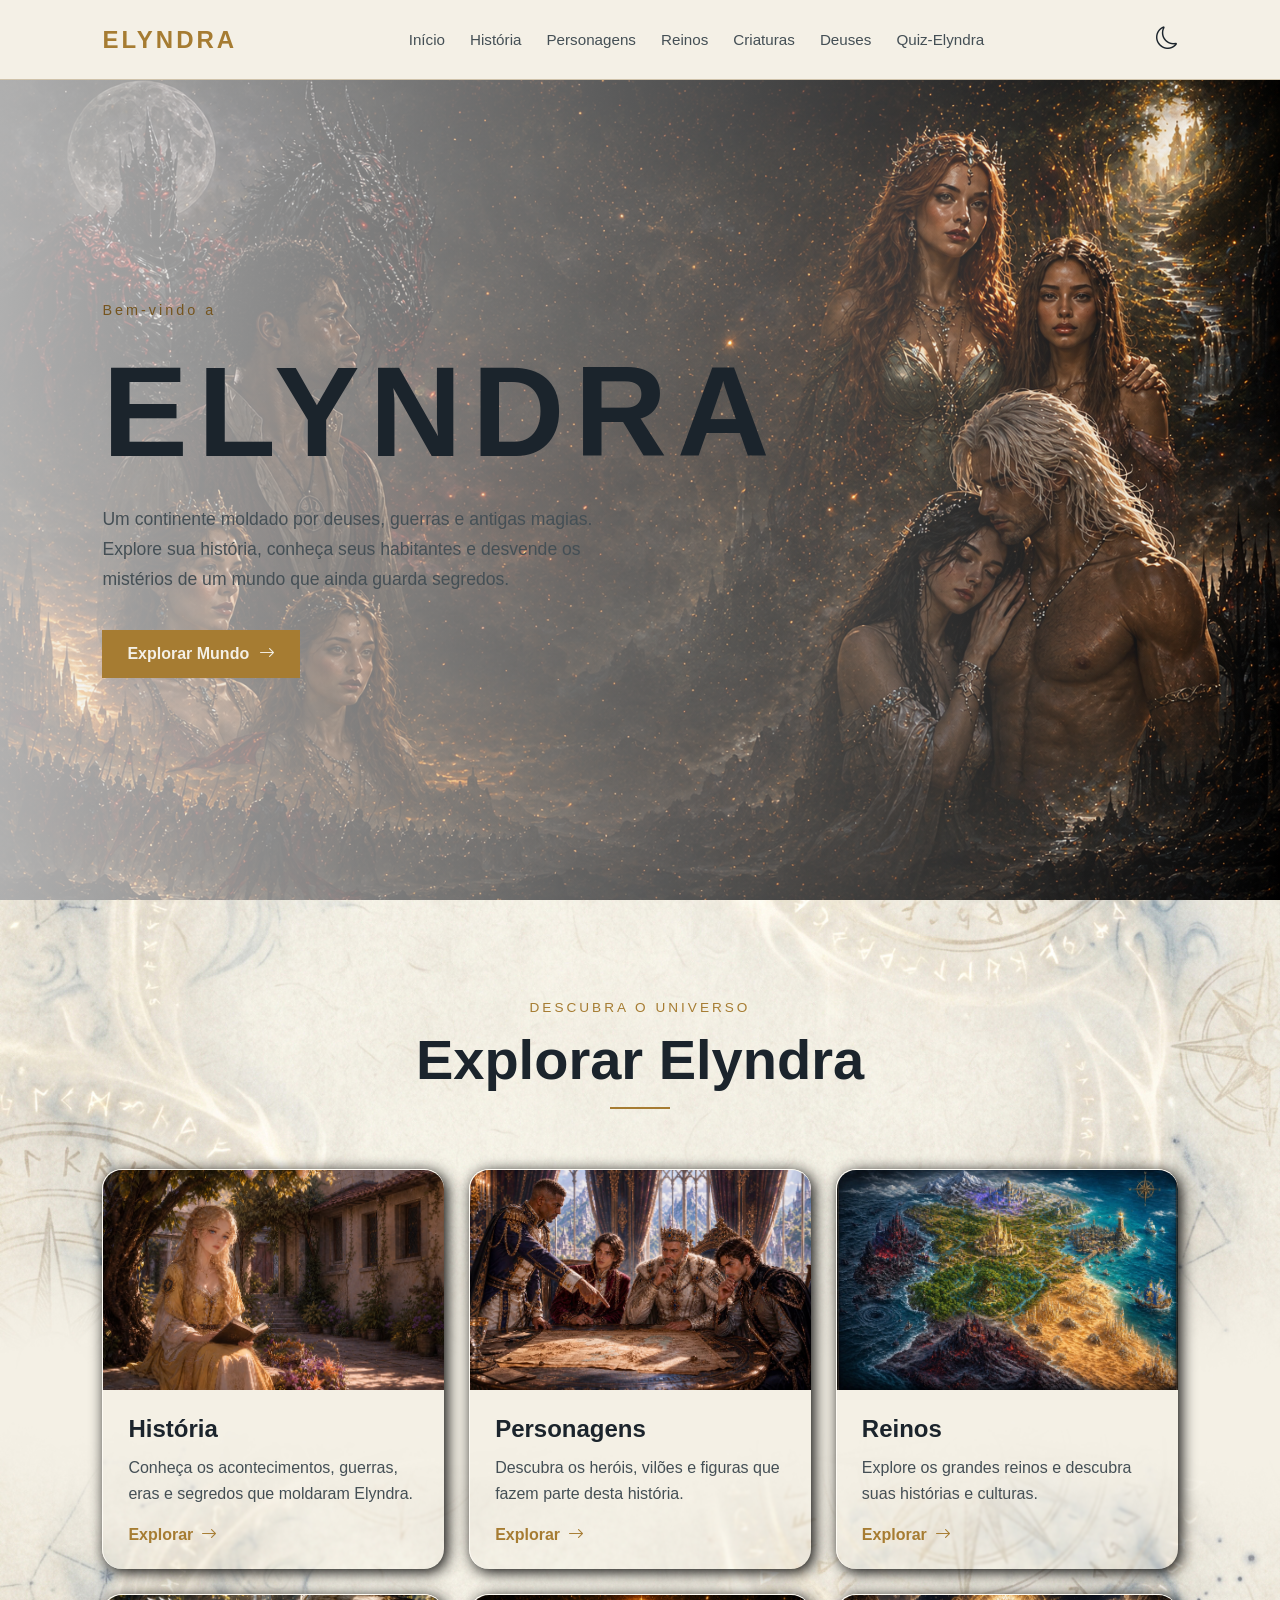
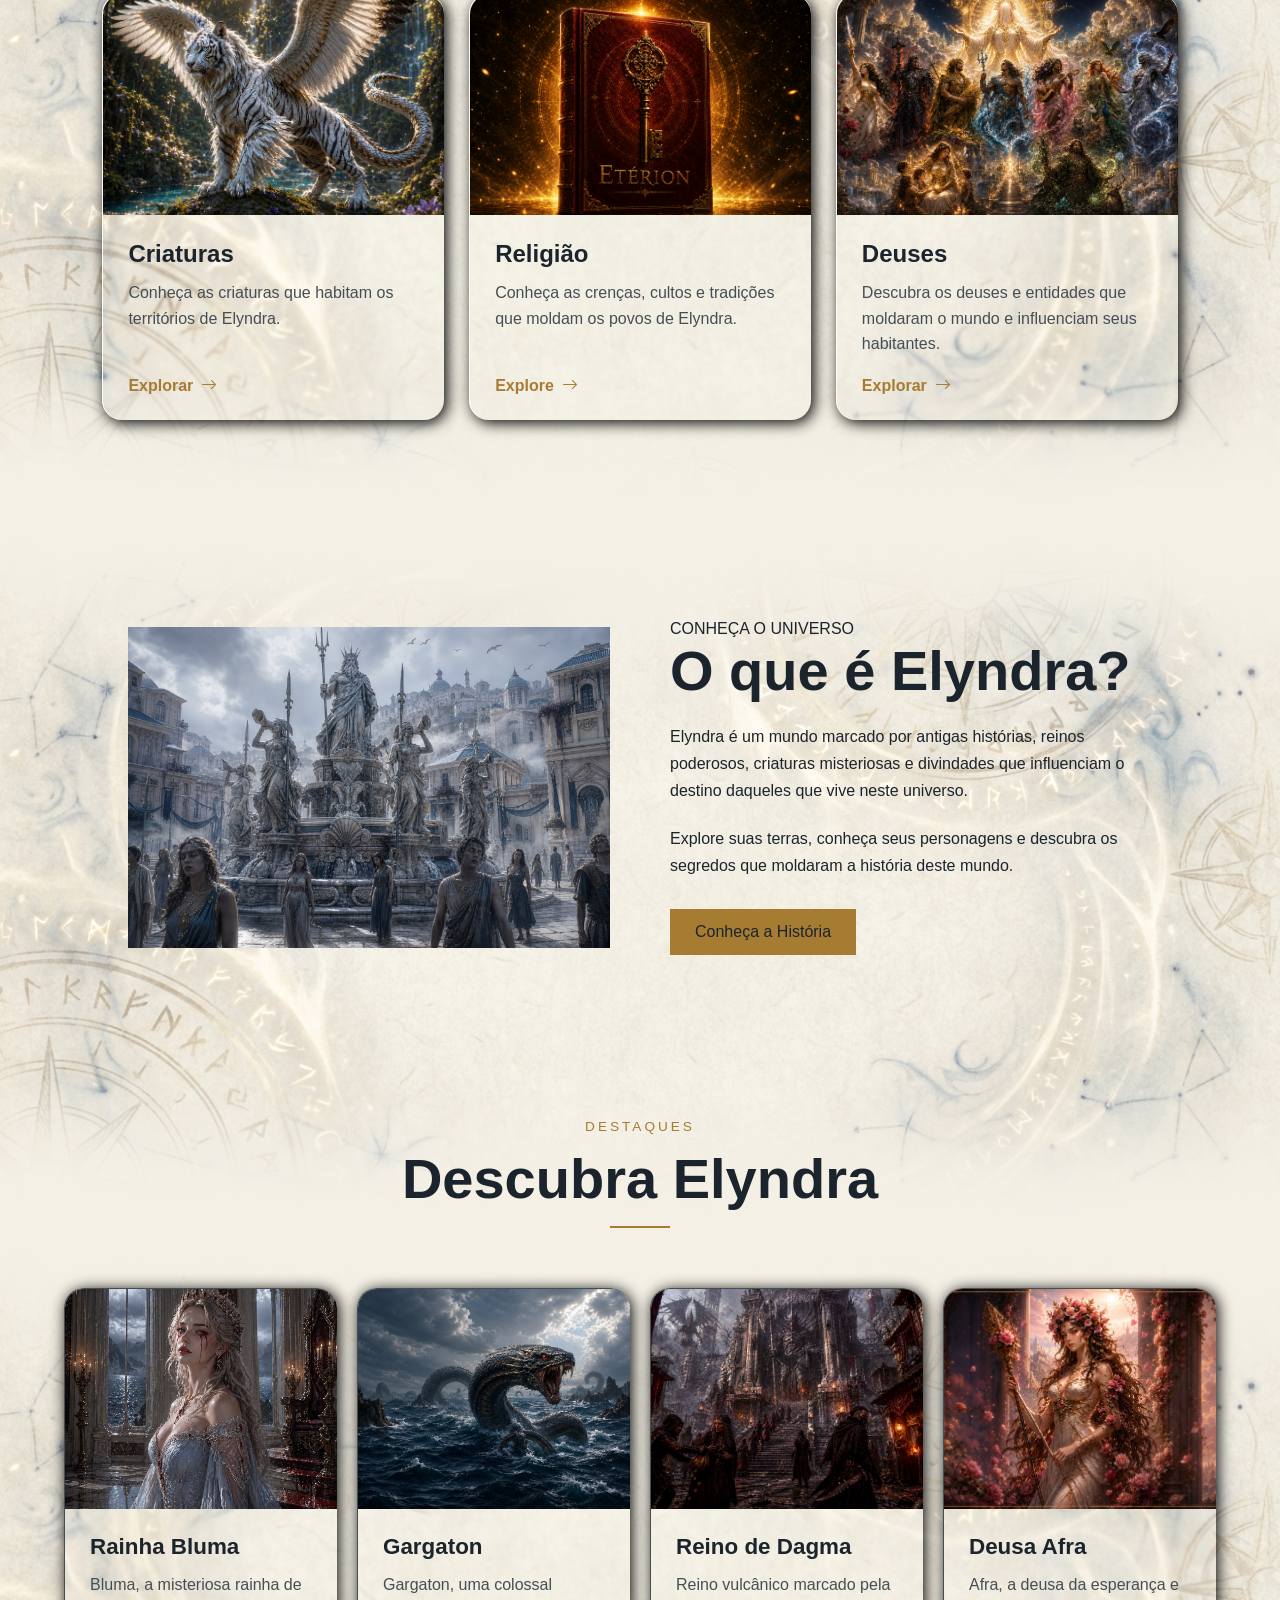
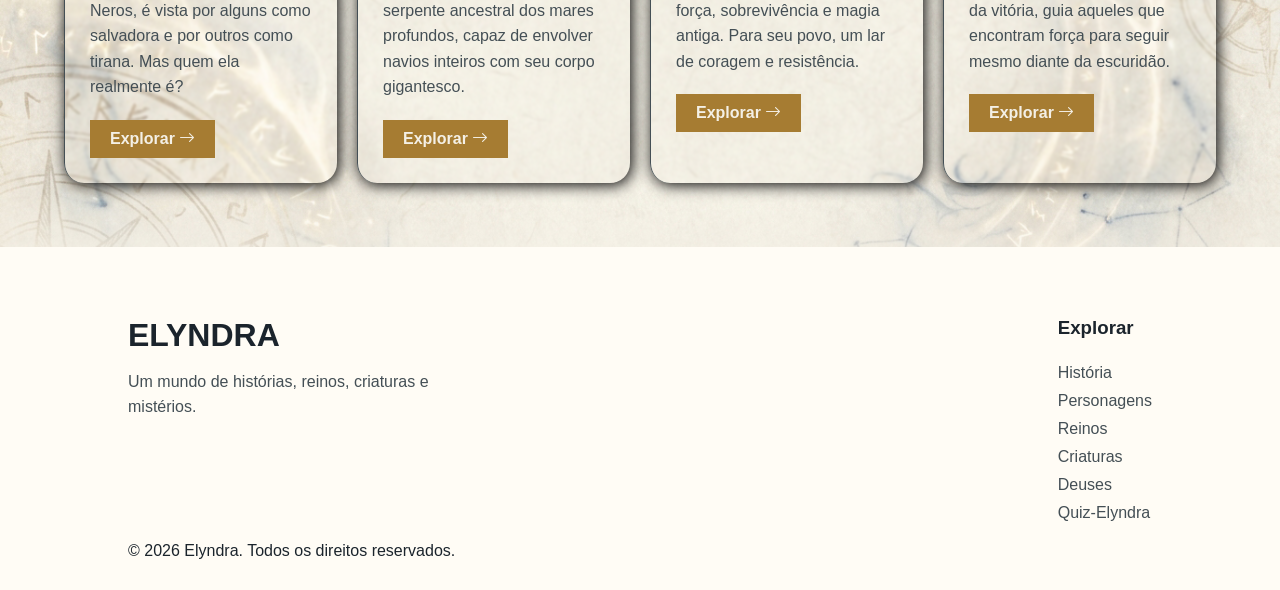
<file: index.html>
<!DOCTYPE html>
<html lang="pt-BR">

<head>
    <meta charset="UTF-8">
    <meta name="viewport" content="width=device-width, initial-scale=1.0">
    <link rel="shortcut icon" href="imgs/favicon/favicon.ico" type="image/x-icon">
    <title>Elyndra | Um Mundo de Histórias</title>
    <link rel="stylesheet" href="css/style.css">
    <link rel="stylesheet" href="https://cdn.jsdelivr.net/npm/bootstrap-icons@1.11.3/font/bootstrap-icons.min.css">
</head>

<body>
    <!--  Cabeçalho  -->
    <header>
        <!--Logo-->
        <a class="logo" href="index.html">ELYNDRA</a>

        <!--Menu de Navegação-->
        <nav class="menu">
            <a href="index.html">Início</a>
            <a href="paginas/historia.html">História</a>
            <a href="paginas/personagens.html">Personagens</a>
            <a href="paginas/reinos.html">Reinos</a>
            <a href="paginas/criaturas.html">Criaturas</a>
            <a href="paginas/deuses.html">Deuses</a>
            <a href="paginas/quiz.html">Quiz-Elyndra</a>
        </nav>

        <!--Área dos botões-->
        <div class="acoes">
            <!--Botão para trocar tema-->
            <button id="btnModo" aria-label="Alterar tema">
                <i class="bi bi-moon"></i>
            </button>

            <!--Botão do menu mobile-->
            <button id="btnMenu" aria-label="Abrir menu">
                <i class="bi bi-list"></i>
            </button>
        </div>
    </header>

    <!--MAIN-->
    <main>

        <!--Banner principal-->
        <section class="hero">
            <div class="hero-conteudo">

                <p class="hero-subtitulo">
                    Bem-vindo a
                </p>
                <h1>
                    ELYNDRA
                </h1>

                <p class="hero-texto">
                    Um continente moldado por deuses, guerras e antigas magias. Explore sua história, conheça seus
                    habitantes e desvende os mistérios de um mundo que ainda guarda segredos.
                </p>

                <a href="paginas/reinos.html" class="btn-principal">Explorar Mundo
                    <i class="bi bi-arrow-right"></i>
                </a>
            </div>
        </section>

        <!-- Explorar Elyndra-->
        <section class="explorar">
            <!--Cabeçalho da seção-->
            <div class="titulo-secao">
                <p>DESCUBRA O UNIVERSO</p>
                <h2>Explorar Elyndra</h2>
                <span></span>
            </div>

            <div class="explorar-grid">

                <!--  História  -->
                <a href="paginas/historia.html" class="explorar-card">
                    <div class="explorar-imagem">
                        <img src="imgs/banners/banner-historia.png" alt="História de Elyndra">
                    </div>
                    <div class="explorar-conteudo">
                        <h3>História</h3>
                        <p>Conheça os acontecimentos, guerras, eras e segredos que moldaram Elyndra.</p>
                        <span>
                            Explorar <i class="bi bi-arrow-right"></i>
                        </span>
                    </div>
                </a>

                <!--  Personagens  -->
                <a href="paginas/personagens.html" class="explorar-card">
                    <div class="explorar-imagem">
                        <img src="imgs/banners/banner-personagens.jpeg" alt="Personagens">
                    </div>
                    <div class="explorar-conteudo">
                        <h3>Personagens</h3>
                        <p>Descubra os heróis, vilões e figuras que fazem parte desta história.</p>
                        <span>
                            Explorar <i class="bi bi-arrow-right"></i>
                        </span>
                    </div>
                </a>

                <!--  Reinos  -->
                <a href="paginas/reinos.html" class="explorar-card">
                    <div class="explorar-imagem">
                        <img src="imgs/banners/banner-reinos.png" alt="Reinos">
                    </div>
                    <div class="explorar-conteudo">
                        <h3>Reinos</h3>
                        <p>Explore os grandes reinos e descubra suas histórias e culturas.</p>
                        <span>
                            Explorar <i class="bi bi-arrow-right"></i>
                        </span>
                    </div>
                </a>

                <!--  Criaturas  -->
                <a href="paginas/criaturas.html" class="explorar-card">
                    <div class="explorar-imagem">
                        <img src="imgs/banners/banner-criaturas.jpeg" alt="Criaturas">
                    </div>
                    <div class="explorar-conteudo">
                        <h3>Criaturas</h3>
                        <p>Conheça as criaturas que habitam os territórios de Elyndra.</p>
                        <span>
                            Explorar <i class="bi bi-arrow-right"></i>
                        </span>
                    </div>
                </a>

                <!--  Religião  -->
                <a href="paginas/religiao.html" class="explorar-card">
                    <div class="explorar-imagem">
                        <img src="imgs/banners/banner-religiao.png" alt="Religião">
                    </div>
                    <div class="explorar-conteudo">
                        <h3>Religião</h3>
                        <p>Conheça as crenças, cultos e tradições que moldam os povos de Elyndra.</p>
                        <span>
                            Explore <i class="bi bi-arrow-right"></i>
                        </span>
                    </div>
                </a>

                <!--  Deuses  -->
                <a href="paginas/deuses.html" class="explorar-card">
                    <div class="explorar-imagem">
                        <img src="imgs/banners/banner-deuses.jpeg" alt="Deuses">
                    </div>
                    <div class="explorar-conteudo">
                        <h3>Deuses</h3>
                        <p>Descubra os deuses e entidades que moldaram o mundo e influenciam seus habitantes.</p>
                        <span>
                            Explorar <i class="bi bi-arrow-right"></i>
                        </span>
                    </div>
                </a>
            </div>

        </section>

        <!--  Sobre Elyndra  -->
        <section class="sobre">
            <div class="sobre-imagem">
                <img src="imgs/banners/banner-sobre-elyndra.jpeg" alt="Sobre">
            </div>

            <div class="sobre-conteudo">
                <p class="subtitulo">CONHEÇA O UNIVERSO</p>
                <h2>O que é Elyndra?</h2>
                <p>
                    Elyndra é um mundo marcado por antigas histórias, reinos poderosos, criaturas misteriosas e
                    divindades que influenciam o destino daqueles que vive neste universo.
                </p>
                <p>
                    Explore suas terras, conheça seus personagens e descubra os segredos que moldaram a história deste
                    mundo.
                </p>
                <a href="paginas/historia.html" class="btn-sobre">
                    Conheça a História
                </a>
            </div>
        </section>

        <!--  Destaques  -->
        <section class="destaques">
            <div class="titulo-secao">
                <p>DESTAQUES</p>
                <h2>Descubra Elyndra</h2>
                <span></span>
            </div>

            <div class="destaques-grid">


                <!--  Destaque 1  -->
                <article class="destaques-card">
                    <img src="imgs/destaques/destaques-personagem.png" alt="Destaque-Personagem">
                    <div class="destaques-conteudo">
                        <h3>Rainha Bluma</h3>
                        <p>
                            Bluma, a misteriosa rainha de Neros, é vista por alguns como salvadora e por outros como
                            tirana. Mas quem ela realmente é?
                        </p>

                        <a href="paginas/personagens.html#personagem-destaque"> Explorar <i
                                class="bi bi-arrow-right"></i></a>
                    </div>
                </article>


                <!--  Destaque 2  -->
                <article class="destaques-card">
                    <img src="imgs/destaques/destaques-criaturas.png" alt="Destaque-Criaturas">
                    <div class="destaques-conteudo">
                        <h3>Gargaton</h3>
                        <p>Gargaton, uma colossal serpente ancestral dos mares profundos, capaz de envolver navios
                            inteiros com seu corpo gigantesco.</p>

                        <a href="paginas/criaturas.html#criaturas-destaque"> Explorar <i
                                class="bi bi-arrow-right"></i></a>
                    </div>
                </article>


                <!--  Destaque 3  -->
                <article class="destaques-card">
                    <img src="imgs/destaques/destaques-reinos.jpeg" alt="Destaque-Lugares">
                    <div class="destaques-conteudo">
                        <h3>Reino de Dagma</h3>
                        <p>
                            Reino vulcânico marcado pela força, sobrevivência e magia antiga.
                            Para seu povo, um lar de coragem e resistência.
                        </p>

                        <a href="paginas/reinos.html#reinos-destaque"> Explorar <i class="bi bi-arrow-right"></i></a>
                    </div>
                </article>


                <!--  Destaque 4  -->
                <article class="destaques-card">
                    <img src="imgs/destaques/destaques-deuses.png" alt="Destaque-4">
                    <div class="destaques-conteudo">
                        <h3>Deusa Afra</h3>
                        <p>
                            Afra, a deusa da esperança e da vitória, guia aqueles que encontram força para seguir mesmo
                            diante da escuridão.
                        </p>

                        <a href="paginas/deuses.html#deuses-destaque"> Explorar <i class="bi bi-arrow-right"></i></a>
                    </div>
                </article>
            </div>
        </section>
    </main>

    <!--  Rodapé  -->
    <footer class="rodape">
        <div class="rodape-conteudo">
            <div class="rodape-info">
                <h2>ELYNDRA</h2>
                <p>
                    Um mundo de histórias, reinos, criaturas e mistérios.
                </p>
            </div>

            <div class="rodape-links">
                <h3>Explorar</h3>

                <a href="paginas/historia.html">História</a>
                <a href="paginas/personagens.html">Personagens</a>
                <a href="paginas/reinos.html">Reinos</a>
                <a href="paginas/criaturas.html">Criaturas</a>
                <a href="paginas/deuses.html">Deuses</a>
                <a href="paginas/quiz.html">Quiz-Elyndra</a>
            </div>
        </div>
        <div class="rodape-final">
            <p>© 2026 Elyndra. Todos os direitos reservados.</p>
        </div>
    </footer>
    <!--JavaScript-->
    <script src="js/script.js"></script>
</body>

</html>
</file>
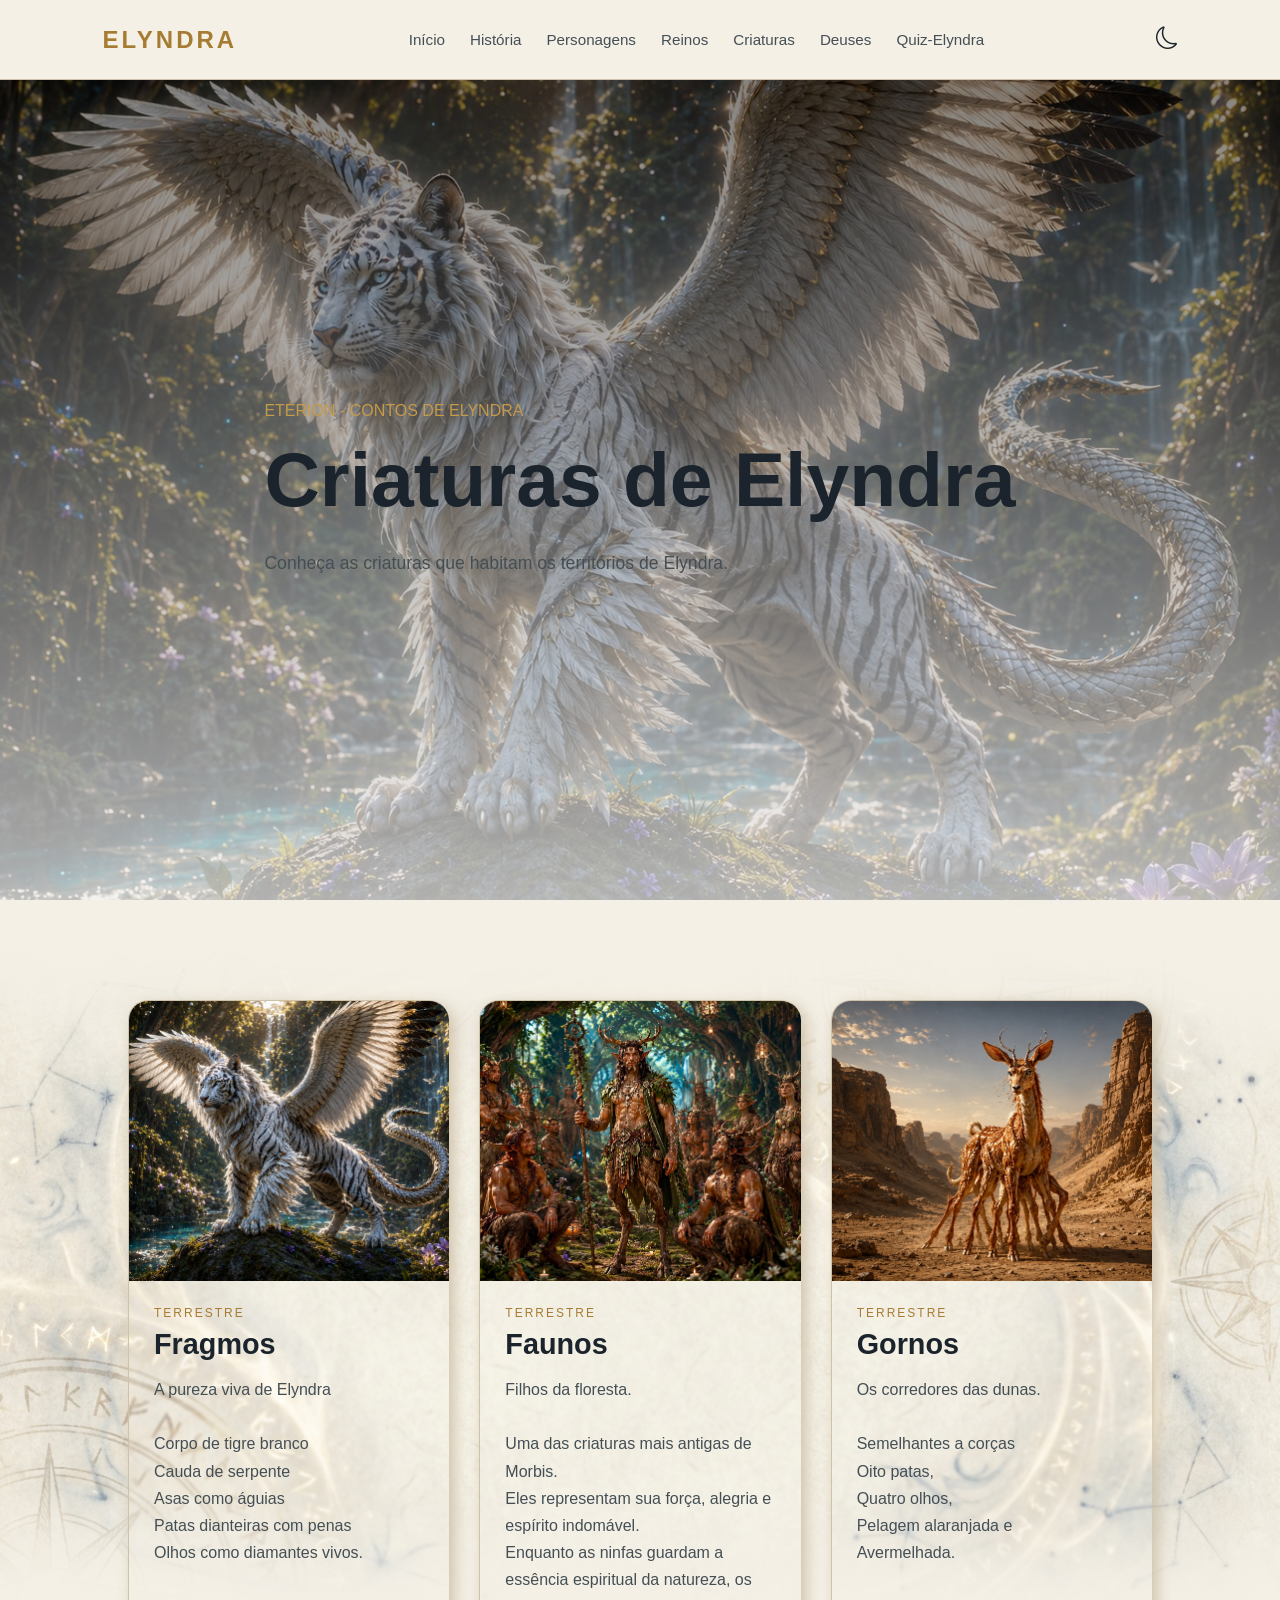
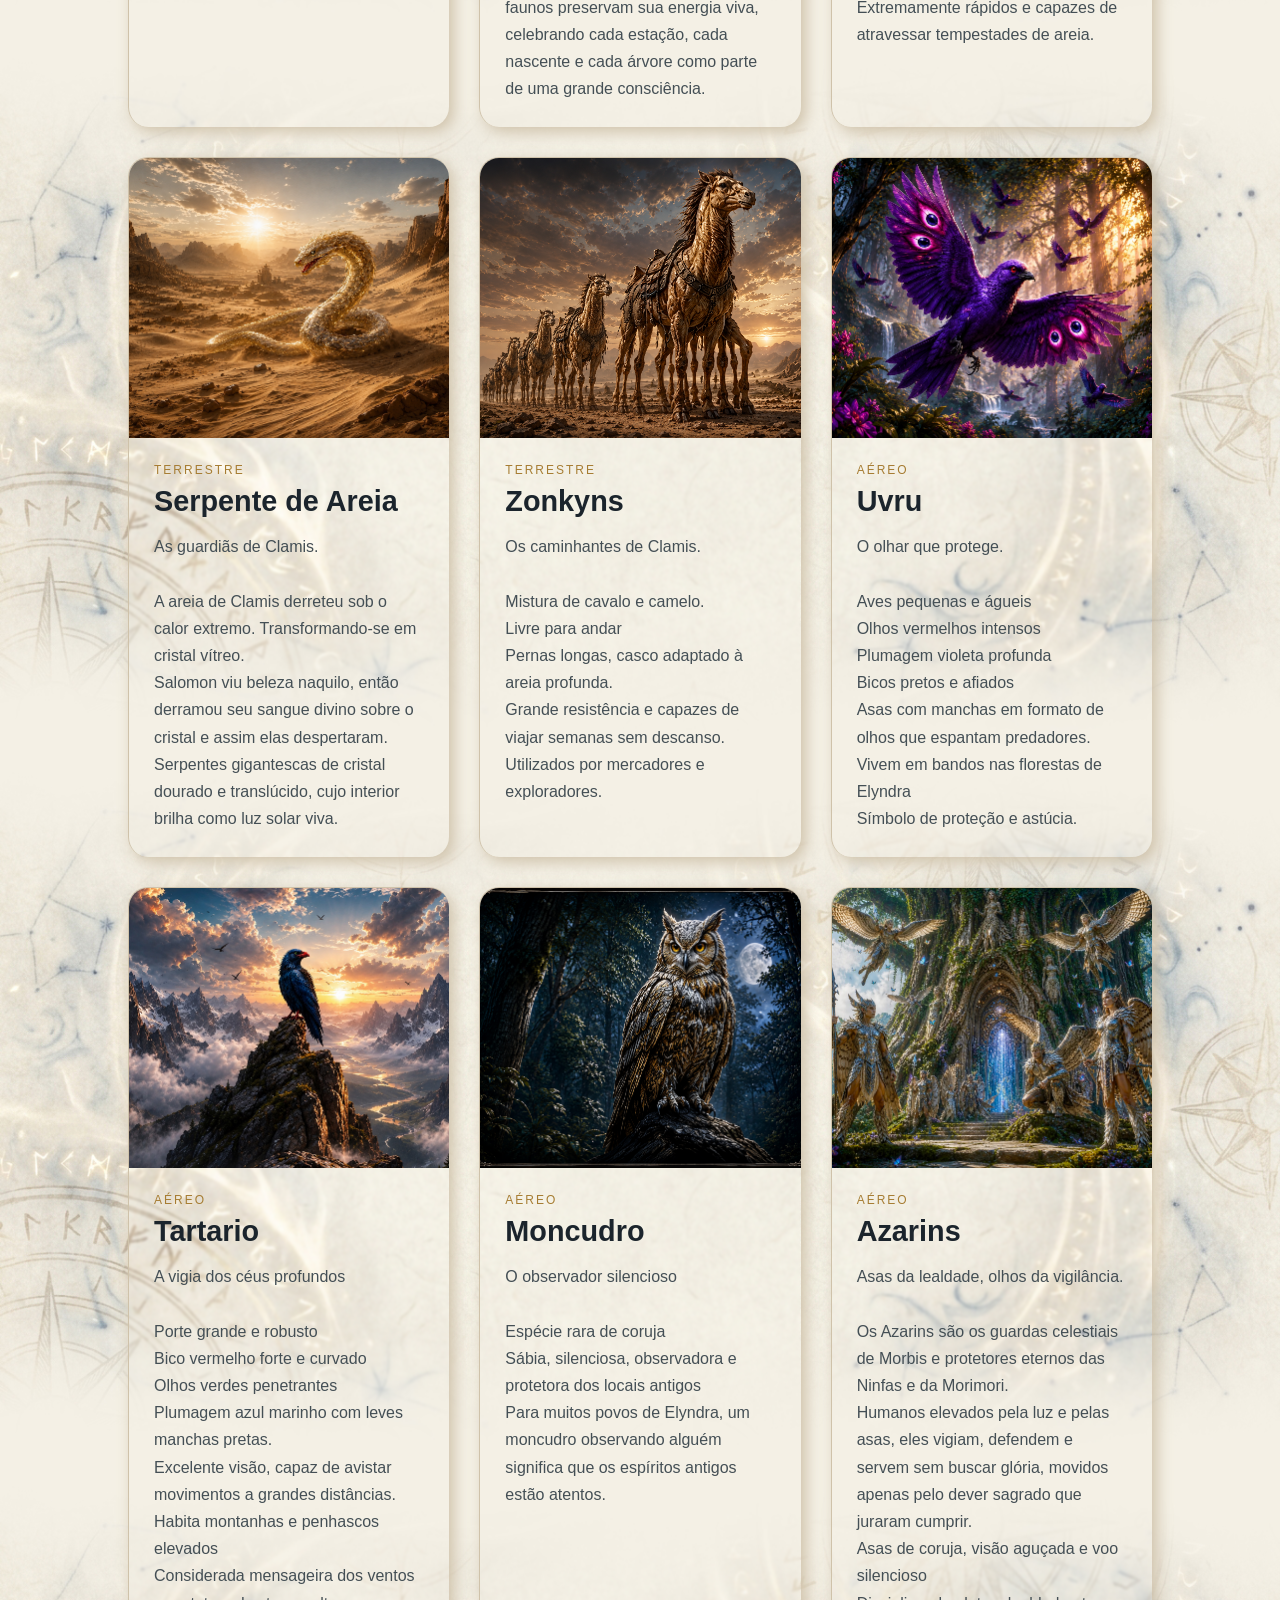
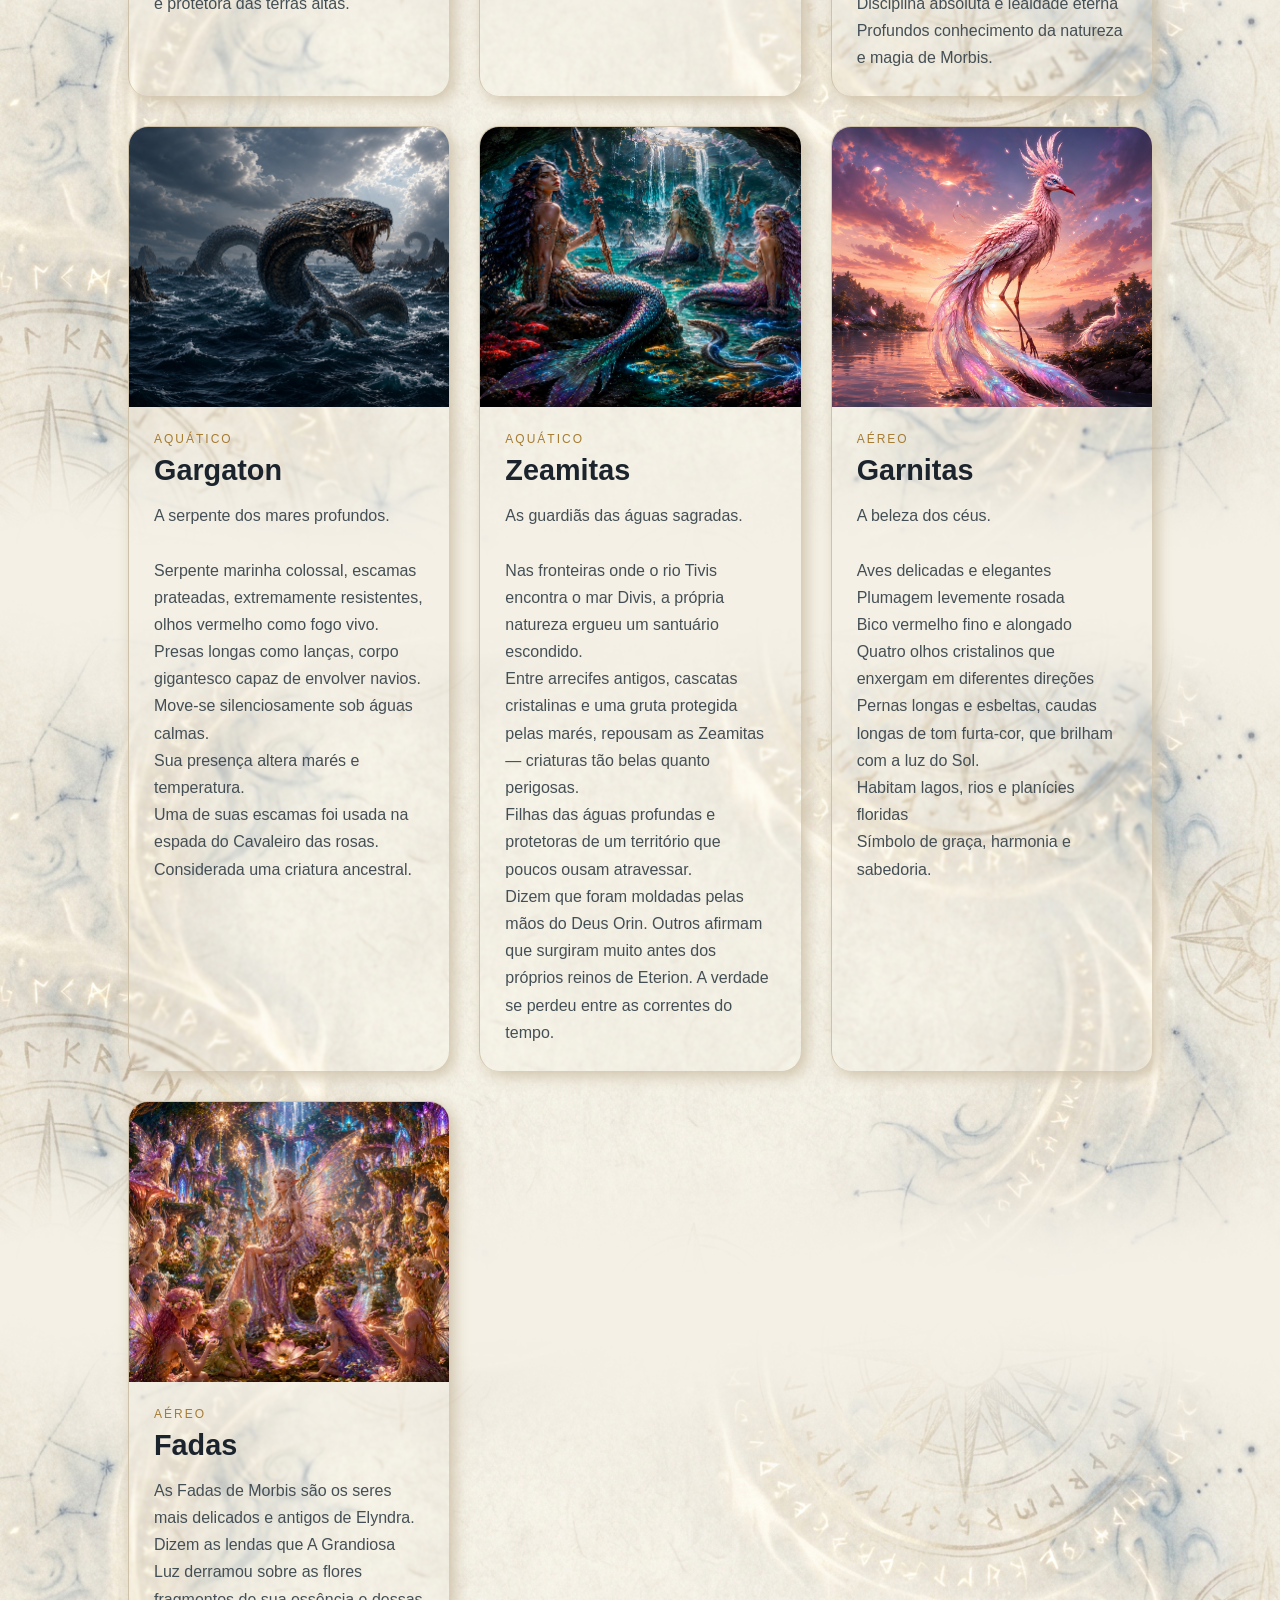
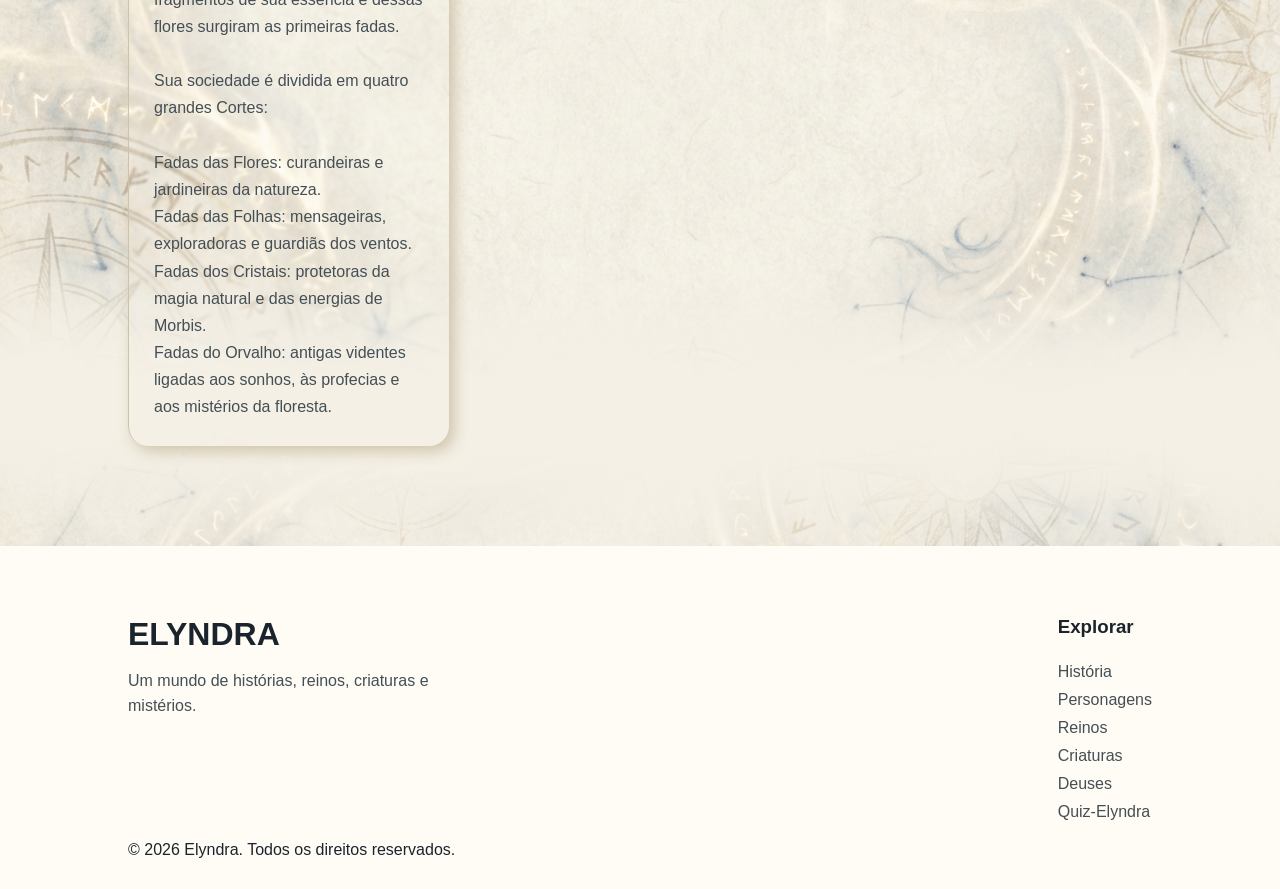
<file: paginas/criaturas.html>
<!DOCTYPE html>
<html lang="pt-BR">

<head>
    <meta charset="UTF-8">
    <meta name="viewport" content="width=device-width, initial-scale=1.0">
    <link rel="stylesheet" href="../css/style.css">
    <link rel="stylesheet" href="https://cdn.jsdelivr.net/npm/bootstrap-icons@1.11.3/font/bootstrap-icons.min.css">
    <title>Criaturas</title>
    <link rel="shortcut icon" href="../imgs/favicon/favicon.ico" type="image/x-icon">
</head>

<body>

    <header>
        <!--Logo-->
        <a class="logo" href="../index.html">ELYNDRA</a>

        <!--Menu de Navegação-->
        <nav class="menu">
            <a href="../index.html">Início</a>
            <a href="historia.html">História</a>
            <a href="personagens.html">Personagens</a>
            <a href="reinos.html">Reinos</a>
            <a href="criaturas.html">Criaturas</a>
            <a href="deuses.html">Deuses</a>
            <a href="quiz.html">Quiz-Elyndra</a>
        </nav>

        <!--Área dos botões-->
        <div class="acoes">
            <!--Botão para trocar tema-->
            <button id="btnModo" aria-label="Alterar tema">
                <i class="bi bi-moon"></i>
            </button>

            <!--Botão do menu mobile-->
            <button id="btnMenu" aria-label="Abrir menu">
                <i class="bi bi-list"></i>
            </button>
        </div>
    </header>
    <!--   MAIN   -->
    <main>
        <!--  Banner Criaturas  -->
        <section class="paginas-banner criaturas-banner">
            <div class="paginas-banner-conteudo">
                <p class="subtitulo">
                    ETÉRION - CONTOS DE ELYNDRA
                </p>
                <h1>Criaturas de Elyndra</h1>
                <p>Conheça as criaturas que habitam os territórios de Elyndra.</p>
            </div>
            <div class="img-banner-criaturas">

            </div>
        </section>
        <section class="informacoes">
            <p>Clique na criatura para descobrir mais sobre ela.</p>
            <span class="bi bi-chevron-down"></span>
        </section>
        <!-- Criaturas  -->
        <section class="criaturas">
            <div class="criaturas-grid">
                <!-- Criatura 1 -->
                <article class="criatura-card">
                    <img src="../imgs/banners/banner-criaturas.jpeg" alt="Fragmos">
                    <div class="criatura-conteudo">
                        <p class="criatura-tipo">TERRESTRE</p>
                        <h2>Fragmos</h2>
                        <p>
                            A pureza viva de Elyndra <br>
                            <br>
                            Corpo de tigre branco <br>
                            Cauda de serpente <br>
                            Asas como águias <br>
                            Patas dianteiras com penas <br>
                            Olhos como diamantes vivos.
                        </p>
                    </div>
                </article>
                <!-- Criatura 2 -->
                <article class="criatura-card">
                    <img src="../imgs/criaturas/faunos.jpeg" alt="Faunos">
                    <div class="criatura-conteudo">
                        <p class="criatura-tipo">TERRESTRE</p>
                        <h2>Faunos</h2>
                        <p>
                            Filhos da floresta.
                             <br>
                            <br>
                            Uma das criaturas mais antigas de Morbis. <br>
                            Eles representam sua força, alegria e espírito indomável.
                            <br>
                            Enquanto as ninfas guardam a essência espiritual da natureza, os faunos preservam sua
                            energia viva, celebrando cada estação, cada nascente e cada árvore como parte de uma grande
                            consciência.

                        </p>
                    </div>
                </article>
                <!-- Criatura 3 -->
                <article class="criatura-card">
                    <img src="../imgs/criaturas/gornos.png" alt="Gornos">
                    <div class="criatura-conteudo">
                        <p class="criatura-tipo">TERRESTRE</p>
                        <h2>Gornos</h2>
                        <p>
                            Os corredores das dunas. <br><br>
                            Semelhantes a corças <br>
                            Oito patas, <br>
                            Quatro olhos, <br>
                            Pelagem alaranjada e <br>
                            Avermelhada. <br>
                            <br>
                            Extremamente rápidos e capazes de atravessar tempestades de areia.
                        </p>
                    </div>
                </article>
                <!-- Criatura 4 -->
                <article class="criatura-card">
                    <img src="../imgs/criaturas/serpentes_de_areia.png" alt="Serpente de Areia">
                    <div class="criatura-conteudo">
                        <p class="criatura-tipo">TERRESTRE</p>
                        <h2>Serpente de Areia</h2>
                        <p>
                            As guardiãs de Clamis. <br><br>
                            A areia de Clamis derreteu sob o calor extremo. Transformando-se em cristal vítreo. <br>
                            Salomon viu beleza naquilo, então derramou seu sangue divino sobre o cristal e assim elas
                            despertaram. <br>
                            Serpentes gigantescas de cristal dourado e translúcido, cujo interior brilha como luz solar
                            viva.
                        </p>
                    </div>
                </article>
                <!-- Criatura 5 -->
                <article class="criatura-card">
                    <img src="../imgs/criaturas/Zonkyns.png" alt="Zonkyns">
                    <div class="criatura-conteudo">
                        <p class="criatura-tipo">TERRESTRE</p>
                        <h2>Zonkyns</h2>
                        <p>
                            Os caminhantes de Clamis. <br><br>
                            Mistura de cavalo e camelo. <br>
                            Livre para andar <br>
                            Pernas longas, casco adaptado à areia profunda. <br>
                            Grande resistência e capazes de viajar semanas sem descanso. Utilizados por mercadores e
                            exploradores.
                        </p>
                    </div>
                </article>
                <!-- Criatura 6 -->
                <article class="criatura-card">
                    <img src="../imgs/criaturas/uvru.png" alt="Uvru">
                    <div class="criatura-conteudo">
                        <p class="criatura-tipo">AÉREO</p>
                        <h2>Uvru</h2>
                        <p>
                            O olhar que protege. <br><br>
                            Aves pequenas e águeis <br>
                            Olhos vermelhos intensos <br>
                            Plumagem violeta profunda <br>
                            Bicos pretos e afiados <br>
                            Asas com manchas em formato de olhos que espantam predadores. <br>
                            Vivem em bandos nas florestas de Elyndra <br>
                            Símbolo de proteção e astúcia.
                        </p>
                    </div>
                </article>
                <!-- Criatura 7 -->
                <article class="criatura-card">
                    <img src="../imgs/criaturas/Tartario.jpg" alt="Tartario">
                    <div class="criatura-conteudo">
                        <p class="criatura-tipo">AÉREO</p>
                        <h2>Tartario</h2>
                        <p>
                            A vigia dos céus profundos <br><br>
                            Porte grande e robusto <br>
                            Bico vermelho forte e curvado <br>
                            Olhos verdes penetrantes <br>
                            Plumagem azul marinho com leves manchas pretas. <br>
                            Excelente visão, capaz de avistar movimentos a grandes distâncias. Habita montanhas e
                            penhascos elevados <br>
                            Considerada mensageira dos ventos e protetora das terras altas.

                        </p>
                    </div>
                </article>
                <!-- Criatura 8 -->
                <article class="criatura-card">
                    <img src="../imgs/criaturas/Moncudro.png" alt="Moncudro">
                    <div class="criatura-conteudo">
                        <p class="criatura-tipo">AÉREO</p>
                        <h2>Moncudro</h2>
                        <p>
                            O observador silencioso <br> <br>
                            Espécie rara de coruja <br>
                            Sábia, silenciosa, observadora e protetora dos locais antigos <br>
                            Para muitos povos de Elyndra, um moncudro observando alguém significa que os espíritos
                            antigos estão atentos.
                        </p>
                    </div>
                </article>
                <!-- Criatura 9 -->
                <article class="criatura-card">
                    <img src="../imgs/criaturas/azarins.jpeg" alt="Azarins">
                    <div class="criatura-conteudo">
                        <p class="criatura-tipo">AÉREO</p>
                        <h2>Azarins</h2>
                        <p>
                            Asas da lealdade, olhos da vigilância. <br> <br>
                            Os Azarins são os guardas celestiais de Morbis e protetores eternos das Ninfas e da
                            Morimori. <br>
                            Humanos elevados pela luz e pelas asas, eles vigiam, defendem e servem sem buscar glória,
                            movidos apenas pelo dever sagrado que juraram cumprir. <br>
                            Asas de coruja, visão aguçada e voo silencioso <br>
                            Disciplina absoluta e lealdade eterna <br>
                            Profundos conhecimento da natureza e magia de Morbis.
                        </p>
                    </div>
                </article>
                <!-- Criatura 10 -->
                <article class="criatura-card" id="criaturas-destaque">
                    <img src="../imgs/criaturas/Gargaton.png" alt="Gargaton">
                    <div class="criatura-conteudo">
                        <p class="criatura-tipo">AQUÁTICO</p>
                        <h2>Gargaton</h2>
                        <p>
                            A serpente dos mares profundos. <br> <br>
                            Serpente marinha colossal, escamas prateadas, extremamente resistentes, olhos vermelho como
                            fogo vivo. <br>
                            Presas longas como lanças, corpo gigantesco capaz de envolver navios. <br>
                            Move-se silenciosamente sob águas calmas. <br>
                            Sua presença altera marés e temperatura. <br>
                            Uma de suas escamas foi usada na espada do Cavaleiro das rosas. <br>
                            Considerada uma criatura ancestral.
                        </p>
                    </div>
                </article>
                <!-- Criatura 11 -->
                <article class="criatura-card">
                    <img src="../imgs/criaturas/zeamitas.jpeg" alt="Zeamitas">
                    <div class="criatura-conteudo">
                        <p class="criatura-tipo">AQUÁTICO</p>
                        <h2>Zeamitas</h2>
                        <p>
                            As guardiãs das águas sagradas. <br> <br>

                            Nas fronteiras onde o rio Tivis encontra o mar Divis, a própria natureza ergueu um santuário
                            escondido. <br>

                            Entre arrecifes antigos, cascatas cristalinas e uma gruta protegida pelas marés, repousam as
                            Zeamitas — criaturas tão belas quanto perigosas. <br>
                            Filhas das águas profundas e protetoras de um território que poucos ousam atravessar. <br>
                            Dizem que foram moldadas pelas mãos do Deus Orin. Outros afirmam que surgiram muito antes
                            dos próprios reinos de Eterion. A verdade se perdeu entre as correntes do tempo.
                        </p>
                    </div>
                </article>
                <!-- Criatura 12 -->
                <article class="criatura-card">
                    <img src="../imgs/criaturas/Garnitas.png" alt="Garnitas">
                    <div class="criatura-conteudo">
                        <p class="criatura-tipo">AÉREO</p>
                        <h2>Garnitas</h2>
                        <p>
                            A beleza dos céus. <br><br>
                            Aves delicadas e elegantes <br>
                            Plumagem levemente rosada <br>
                            Bico vermelho fino e alongado <br>
                            Quatro olhos cristalinos que enxergam em diferentes direções <br>
                            Pernas longas e esbeltas, caudas longas de tom furta-cor, que brilham com a luz do Sol. <br>
                            Habitam lagos, rios e planícies floridas <br>
                            Símbolo de graça, harmonia e sabedoria.
                        </p>
                    </div>
                </article>
                <!-- Criatura 13 -->
                <article class="criatura-card">
                    <img src="../imgs/criaturas/fadas.jpeg" alt="Fadas">
                    <div class="criatura-conteudo">
                        <p class="criatura-tipo">AÉREO</p>
                        <h2>Fadas</h2>
                        <p>
                            As Fadas de Morbis são os seres mais delicados e antigos de Elyndra. Dizem as lendas que A Grandiosa Luz derramou sobre as flores fragmentos de sua essência e dessas flores surgiram as primeiras fadas.
                            <br><br>
                            Sua sociedade é dividida em quatro grandes Cortes: <br>
                            <br>
                            Fadas das Flores: curandeiras e jardineiras da natureza. <br>
                            Fadas das Folhas: mensageiras, exploradoras e guardiãs dos ventos. <br>
                            Fadas dos Cristais: protetoras da magia natural e das energias de Morbis.
                            <br>
                            Fadas do Orvalho: antigas videntes ligadas aos sonhos, às profecias e aos mistérios da floresta.
                        </p>
                    </div>
                </article>

            </div>
        </section>
    </main>

    <!--  Rodapé  -->
    <footer class="rodape">
        <div class="rodape-conteudo">
            <div class="rodape-info">
                <h2>ELYNDRA</h2>
                <p>
                    Um mundo de histórias, reinos, criaturas e mistérios.
                </p>
            </div>

            <div class="rodape-links">
                <h3>Explorar</h3>

                <a href="../paginas/historia.html">História</a>
                <a href="../paginas/personagens.html">Personagens</a>
                <a href="../paginas/reinos.html">Reinos</a>
                <a href="../paginas/criaturas.html">Criaturas</a>
                <a href="../paginas/deuses.html">Deuses</a>
                <a href="../paginas/quiz.html">Quiz-Elyndra</a>
            </div>
        </div>
        <div class="rodape-final">
            <p>© 2026 Elyndra. Todos os direitos reservados.</p>
        </div>
    </footer>
    <script src="../js/script.js"></script>
</body>

</html>
</file>
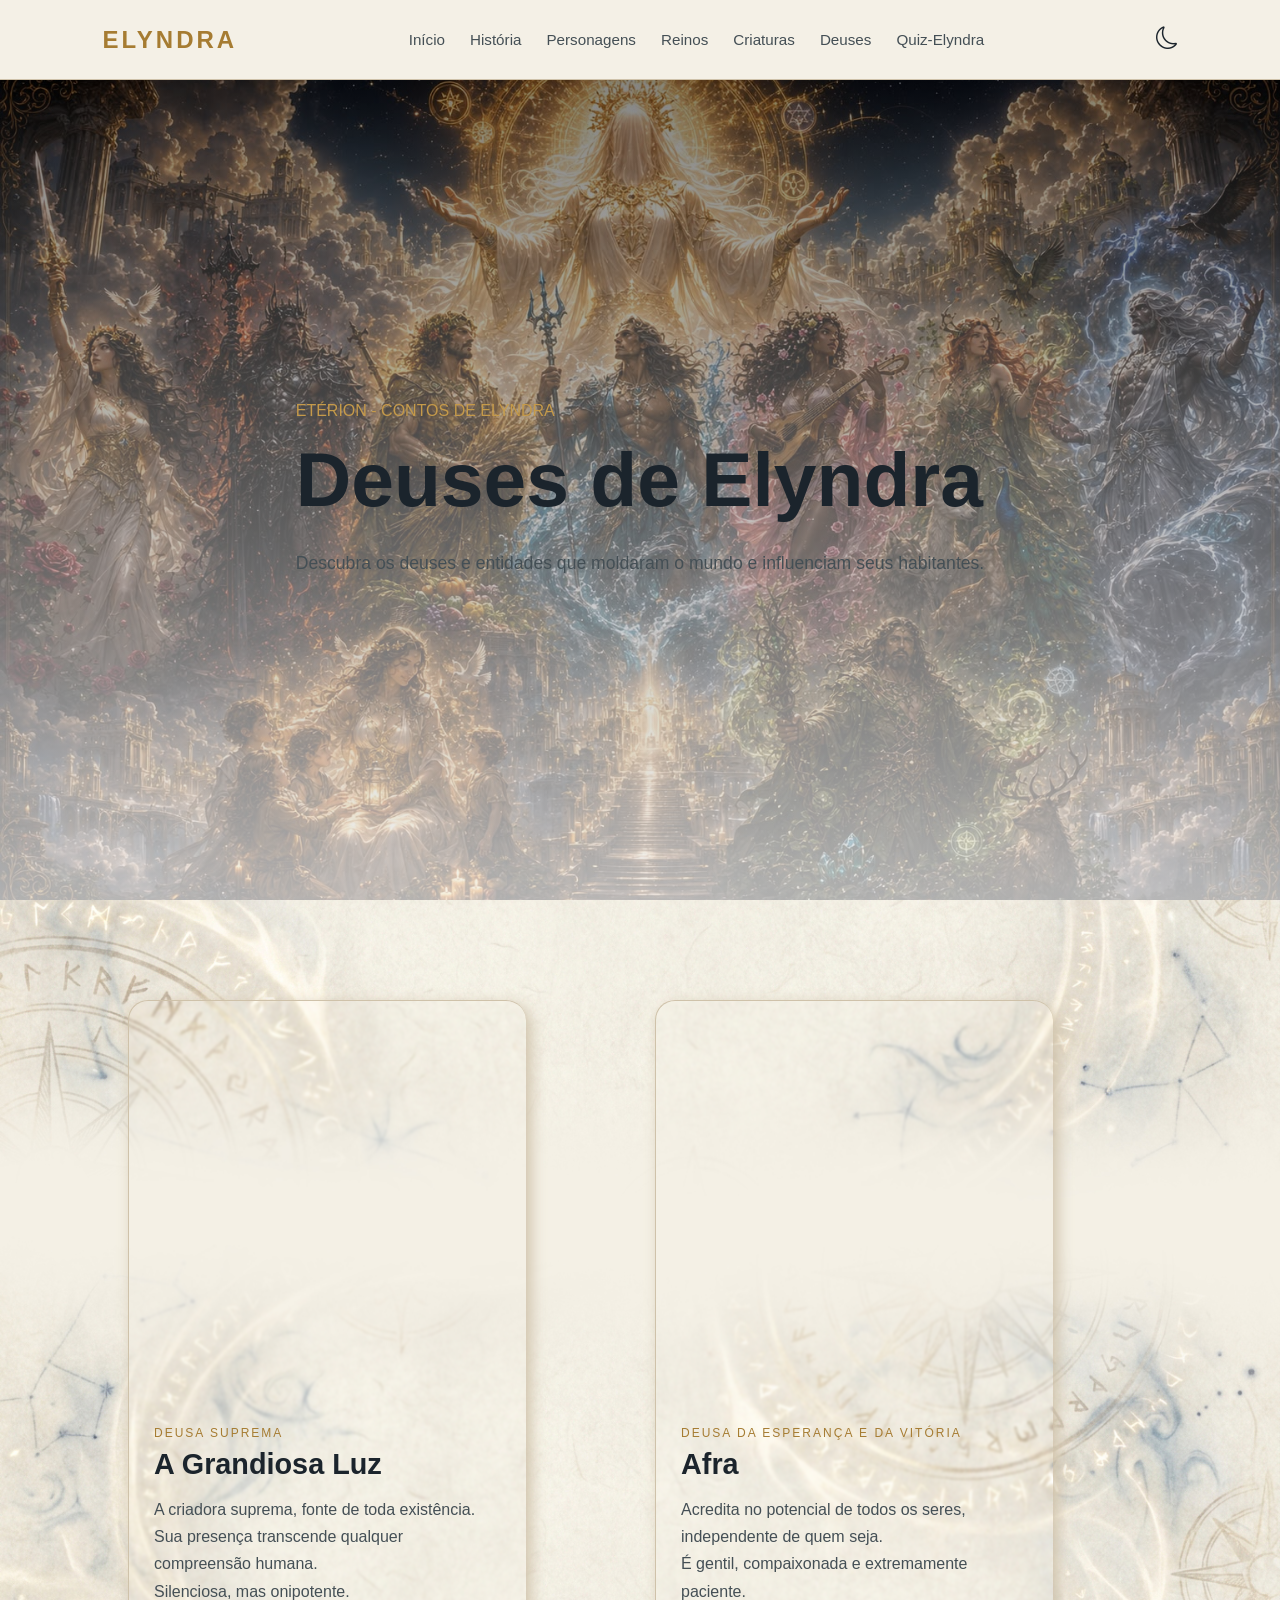
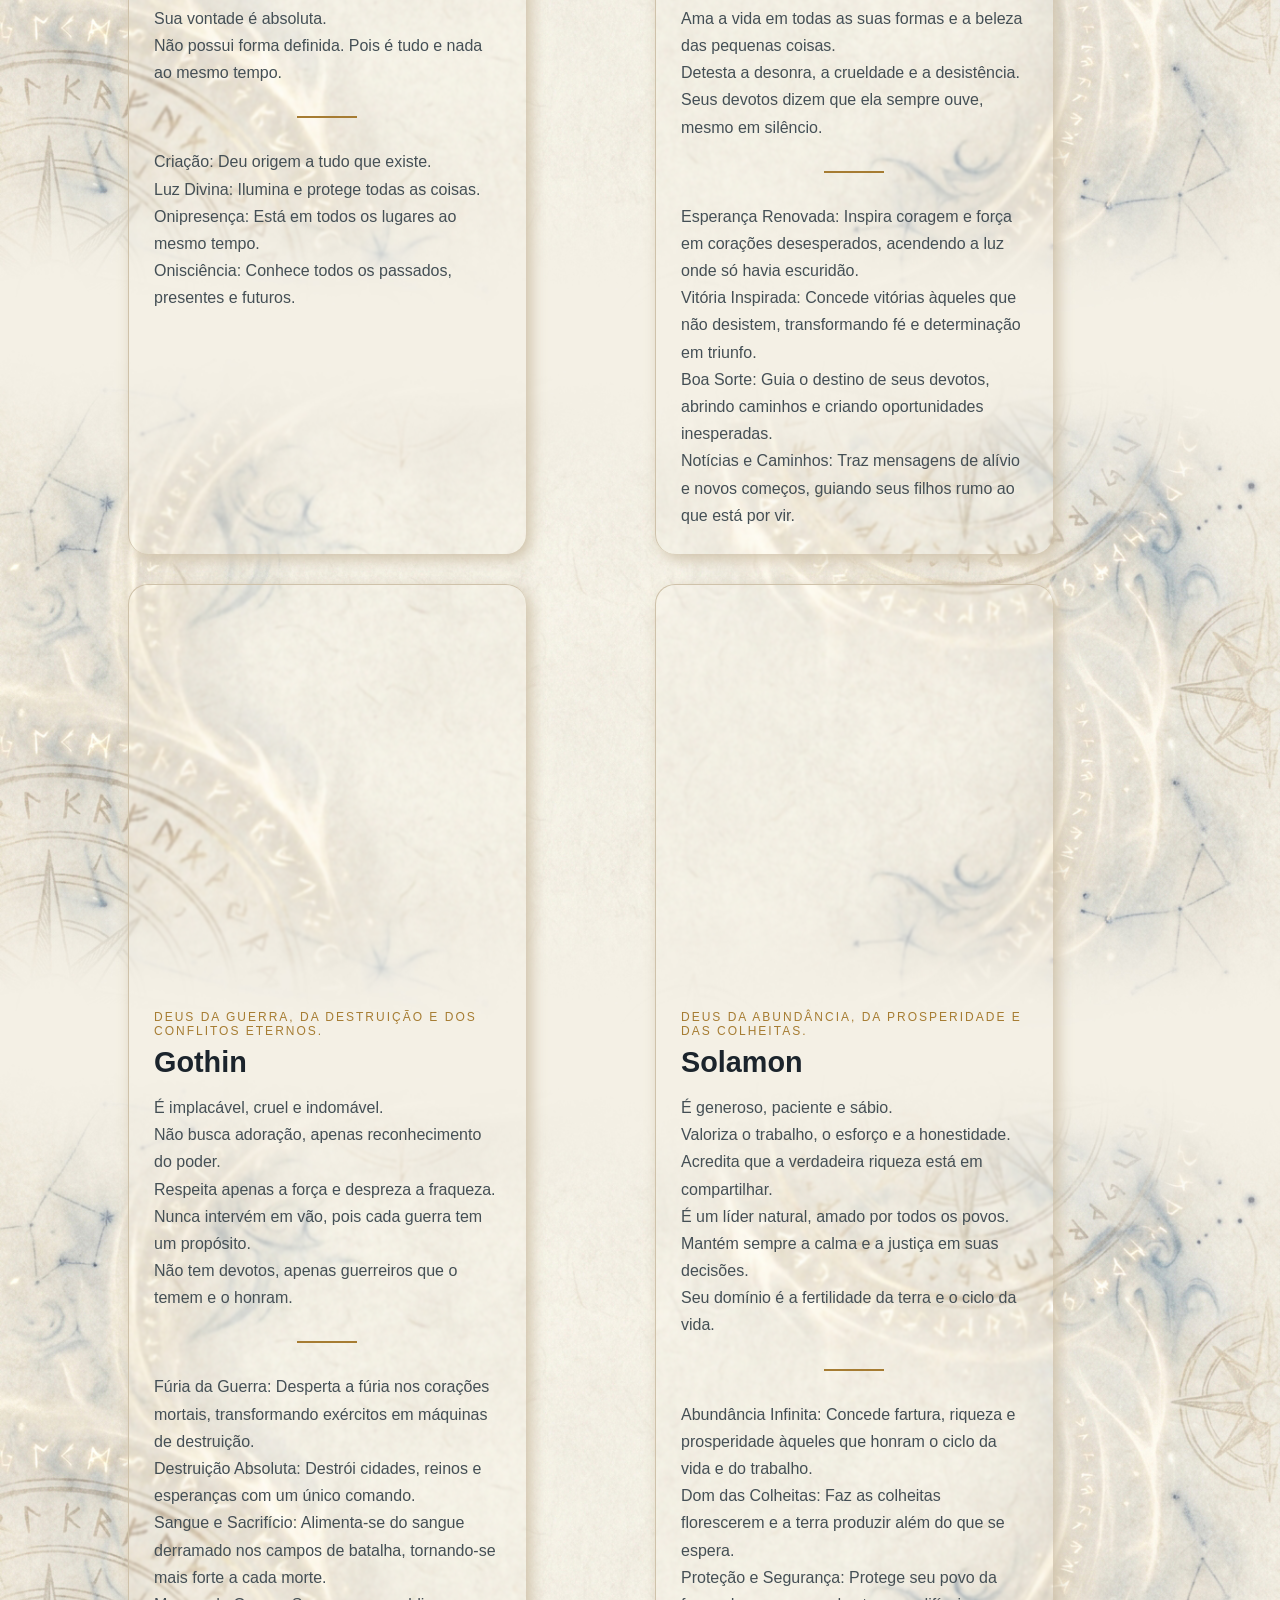
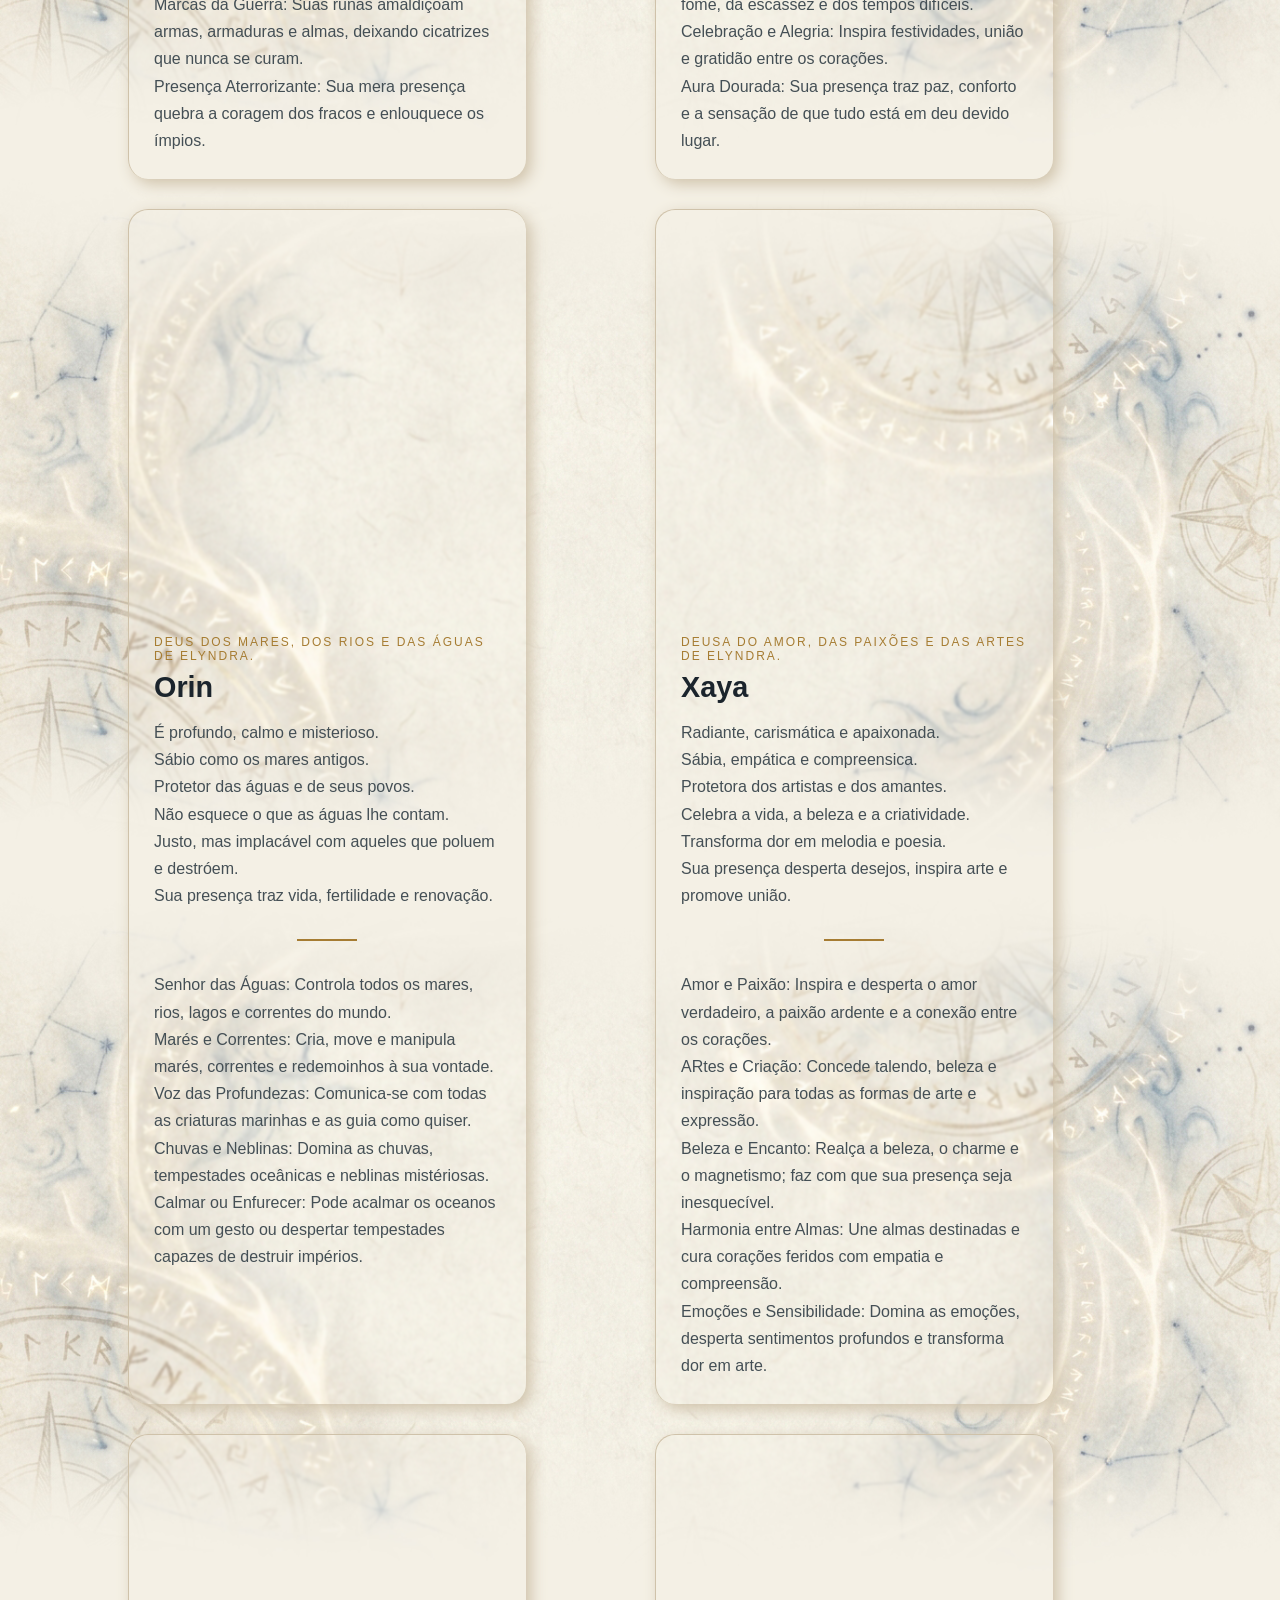
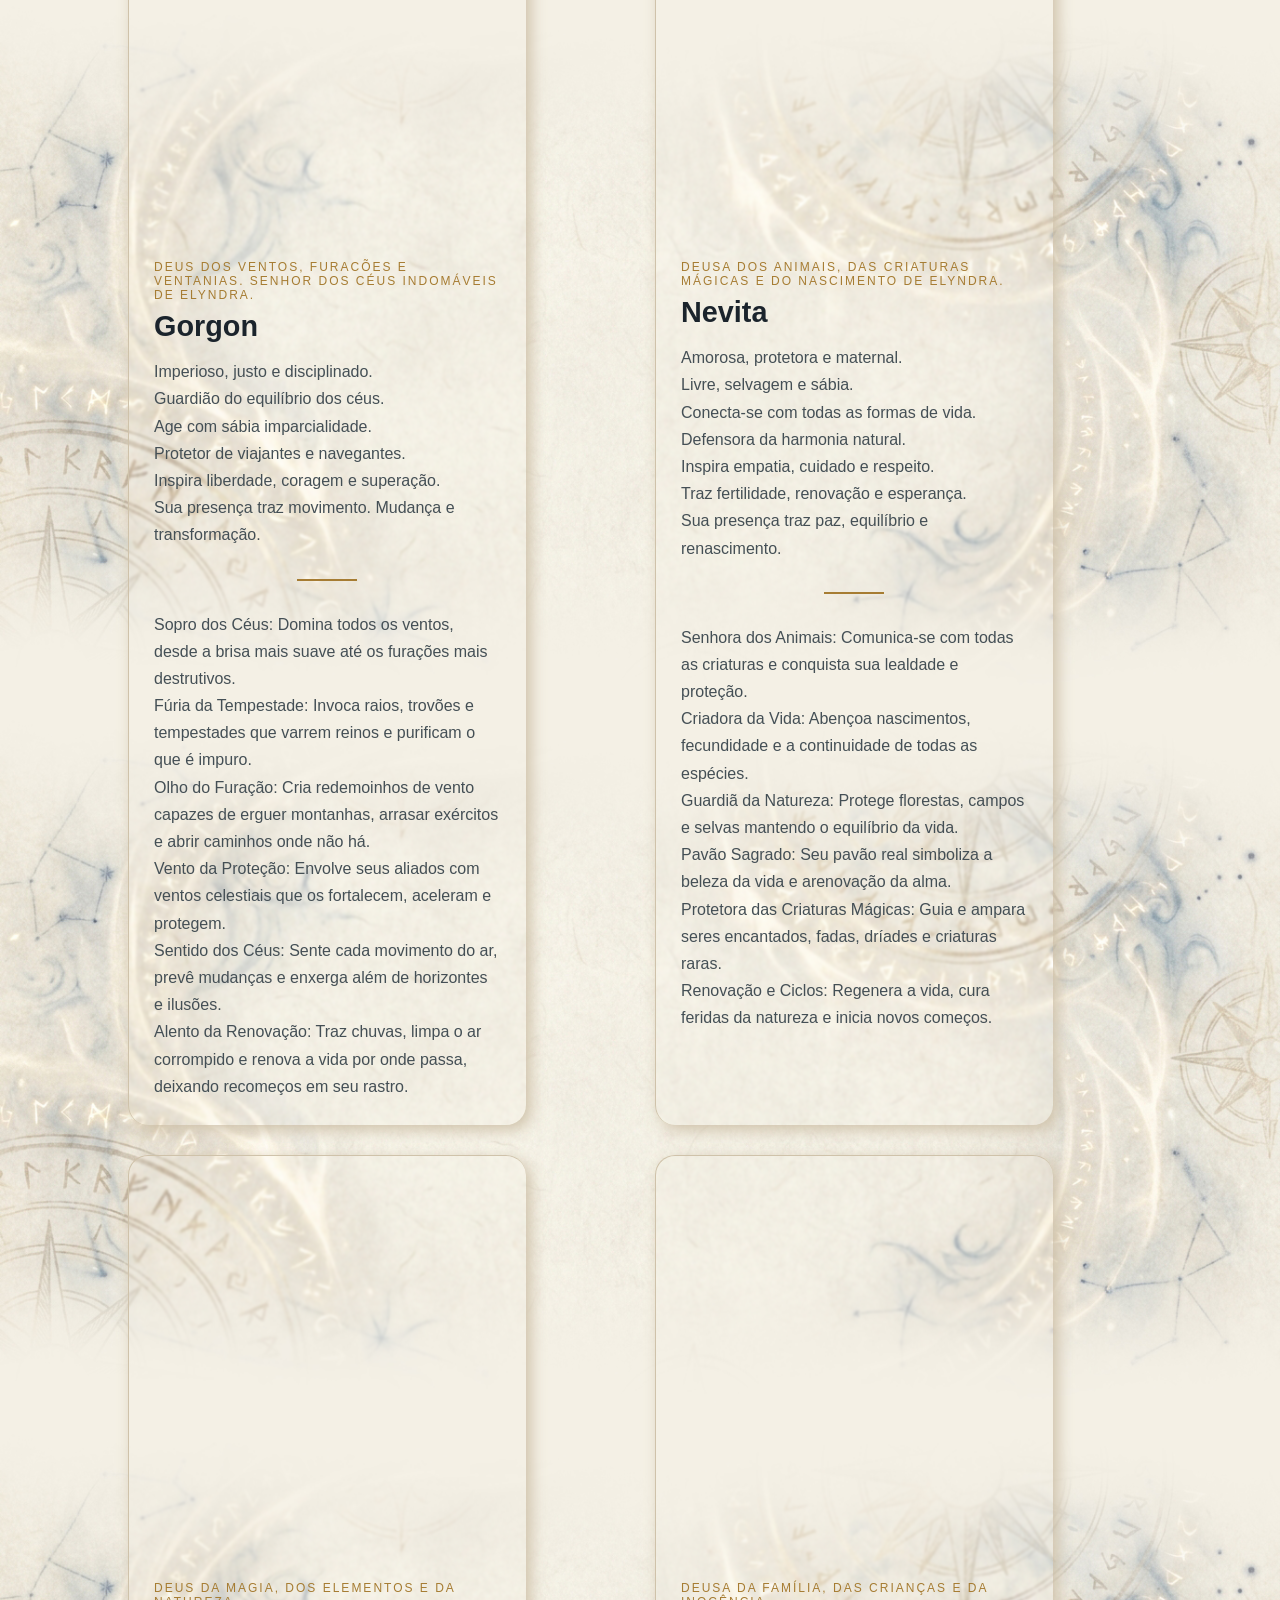
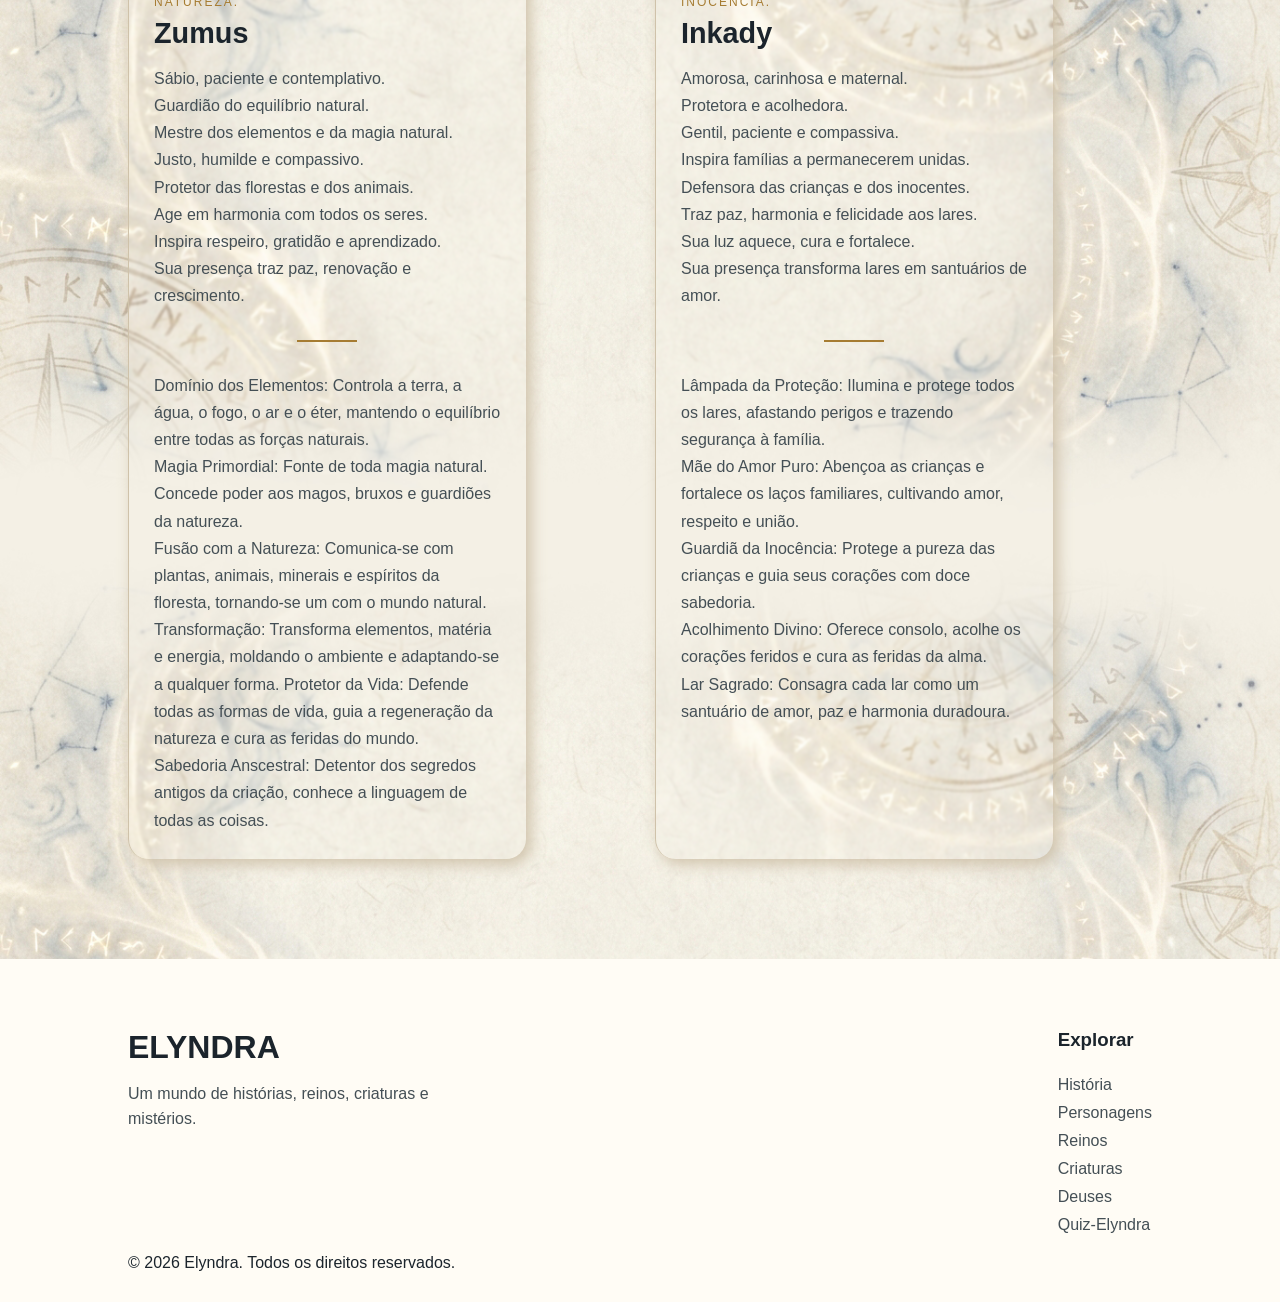
<file: paginas/deuses.html>
<!DOCTYPE html>
<html lang="pt-BR">

<head>
    <meta charset="UTF-8">
    <meta name="viewport" content="width=device-width, initial-scale=1.0">
    <link rel="stylesheet" href="../css/style.css">
    <link rel="stylesheet" href="https://cdn.jsdelivr.net/npm/bootstrap-icons@1.11.3/font/bootstrap-icons.min.css">
    <title>Deuses</title>
    <link rel="shortcut icon" href="../imgs/favicon/favicon.ico" type="image/x-icon">
</head>

<body>
    <!--  Cabeçalho  -->
    <header>
        <!--Logo-->
        <a class="logo" href="../index.html">ELYNDRA</a>

        <!--Menu de Navegação-->
        <nav class="menu">
            <a href="../index.html">Início</a>
            <a href="historia.html">História</a>
            <a href="personagens.html">Personagens</a>
            <a href="reinos.html">Reinos</a>
            <a href="criaturas.html">Criaturas</a>
            <a href="deuses.html">Deuses</a>
            <a href="quiz.html">Quiz-Elyndra</a>
        </nav>

        <!--Área dos botões-->
        <div class="acoes">
            <!--Botão para trocar tema-->
            <button id="btnModo" aria-label="Alterar tema">
                <i class="bi bi-moon"></i>
            </button>

            <!--Botão do menu mobile-->
            <button id="btnMenu" aria-label="Abrir menu">
                <i class="bi bi-list"></i>
            </button>
        </div>
    </header>
    <!--   MAIN   -->
    <main>
        <!--Deuses Banner  -->
        <section class="paginas-banner deuses-banner">
            <div class="paginas-banner-conteudo">
                <p class="subtitulo">
                    ETÉRION - CONTOS DE ELYNDRA
                </p>
                <h1>Deuses de Elyndra</h1>
                <p>Descubra os deuses e entidades que moldaram o mundo e influenciam seus habitantes.</p>
            </div>
            <div class="img-banner img-banner-deuses">

            </div>
        </section>
         <section class="informacoes">
            <p>Clique no seu Deus favorito e desvende os segredos que eles guardam.</p>
            <span class="bi bi-chevron-down"></span>
        </section>
        <section class="deuses">
            <div class="deuses-grid">
                <!-- Deus 1 -->
                <article class="deuses-card">
                    <video src="../videos/a grandiosa luz.mp4" autoplay loop muted playsinline></video>
                    <div class="deuses-conteudo">
                        <p class="deuses-tipo">DEUSA SUPREMA</p>
                        <h2>A Grandiosa Luz</h2>
                        <p>
                            A criadora suprema, fonte de toda existência. <br>
                            Sua presença transcende qualquer compreensão humana. <br>
                            Silenciosa, mas onipotente. <br>
                            Sua vontade é absoluta. <br>
                            Não possui forma definida. Pois é tudo e nada ao mesmo tempo.
                            <span></span>
                            Criação: Deu origem a tudo que existe. <br>
                            Luz Divina: Ilumina e protege todas as coisas. <br>
                            Onipresença: Está em todos os lugares ao mesmo tempo. <br>
                            Onisciência: Conhece todos os passados, presentes e futuros.
                        </p>
                    </div>
                </article>
                <!-- Deus 2 -->
                <article class="deuses-card" id="deuses-destaque">
                    <video src="../videos/afra.mp4" autoplay loop muted playsinline></video>
                    <div class="deuses-conteudo">
                        <p class="deuses-tipo">DEUSA DA ESPERANÇA E DA VITÓRIA</p>
                        <h2>Afra</h2>
                        <p>
                            Acredita no potencial de todos os seres, independente de quem seja. <br>
                            É gentil, compaixonada e extremamente paciente. <br>
                            Ama a vida em todas as suas formas e a beleza das pequenas coisas. <br>
                            Detesta a desonra, a crueldade e a desistência. <br>
                            Seus devotos dizem que ela sempre ouve, mesmo em silêncio.
                            <span></span>
                            Esperança Renovada: Inspira coragem e força em corações desesperados, acendendo a luz onde só havia escuridão. <br>
                            Vitória Inspirada: Concede vitórias àqueles que não desistem, transformando fé e determinação em triunfo. <br>
                            Boa Sorte: Guia o destino de seus devotos, abrindo caminhos e criando oportunidades inesperadas. <br>
                            Notícias e Caminhos: Traz mensagens de alívio e novos começos, guiando seus filhos rumo ao que está por vir.
                        </p>
                    </div>
                </article>
                <!-- Deus 3-->
                 <article class="deuses-card">
                    <video src="../videos/gothin.mp4" muted autoplay loop playsinline></video>
                    <div class="deuses-conteudo">
                        <p class="deuses-tipo">DEUS DA GUERRA, DA DESTRUIÇÃO E DOS CONFLITOS ETERNOS.</p>
                        <h2>Gothin</h2>
                        <p>
                            É implacável, cruel e indomável. <br>
                            Não busca adoração, apenas reconhecimento do poder. <br>
                            Respeita apenas a força e despreza a fraqueza. <br>
                            Nunca intervém em vão, pois cada guerra tem um propósito. <br>
                            Não tem devotos, apenas guerreiros que o temem e o honram.

                            <span></span>
                            Fúria da Guerra: Desperta a fúria nos corações mortais, transformando exércitos em máquinas de destruição. <br>
                            Destruição Absoluta: Destrói cidades, reinos e esperanças com um único comando. <br>
                            Sangue e Sacrifício: Alimenta-se do sangue derramado nos campos de batalha, tornando-se mais forte a cada morte. <br>
                            Marcas da Guerra: Suas runas amaldiçoam armas, armaduras e almas, deixando cicatrizes que nunca se curam. <br>
                            Presença Aterrorizante: Sua mera presença quebra a coragem dos fracos e enlouquece os ímpios.


                        </p>
                    </div>
                 </article>
                 <!-- Deus 4 -->
                 <article class="deuses-card">
                    <video src="../videos/solamon.mp4" autoplay loop muted playsinline></video>
                    <div class="deuses-conteudo">
                        <p class="deuses-tipo">DEUS DA ABUNDÂNCIA, DA PROSPERIDADE E DAS COLHEITAS.</p>
                        <h2>Solamon</h2>
                        <p>
                            É generoso, paciente e sábio. <br>
                            Valoriza o trabalho, o esforço e a honestidade. <br>
                            Acredita que a verdadeira riqueza está em compartilhar. <br>
                            É um líder natural, amado por todos os povos. <br>
                            Mantém sempre a calma e a justiça em suas decisões. <br>
                            Seu domínio é a fertilidade da terra e o ciclo da vida.

                            <span></span>

                            Abundância Infinita: Concede fartura, riqueza e prosperidade àqueles que honram o ciclo da vida e do trabalho. <br>
                            Dom das Colheitas: Faz as colheitas florescerem e a terra produzir além do que se espera. <br>
                            Proteção e Segurança: Protege seu povo da fome, da escassez e dos tempos difíceis. <br>
                            Celebração e Alegria: Inspira festividades, união e gratidão entre os corações. <br>
                            Aura Dourada: Sua presença traz paz, conforto e a sensação de que tudo está em deu devido lugar.
                            
                        </p>
                    </div>
                 </article>
                 <!-- Deus 5 -->
                 <article class="deuses-card">
                    <video src="../videos/orin.mp4" autoplay loop muted playsinline></video>
                    <div class="deuses-conteudo">
                        <p class="deuses-tipo">DEUS DOS MARES, DOS RIOS E DAS ÁGUAS DE ELYNDRA.</p>
                        <h2>Orin</h2>
                        <p>
                            É profundo, calmo e misterioso. <br>
                            Sábio como os mares antigos. <br>
                            Protetor das águas e de seus povos. <br>
                            Não esquece o que as águas lhe contam. <br>
                            Justo, mas implacável com aqueles que poluem e destróem. <br>
                            Sua presença traz vida, fertilidade e renovação.

                            <span></span>
                            Senhor das Águas: Controla todos os mares, rios, lagos e correntes do mundo. <br>
                            Marés e Correntes: Cria, move e manipula marés, correntes e redemoinhos à sua vontade. <br>
                            Voz das Profundezas: Comunica-se com todas as criaturas marinhas e as guia como quiser. <br>
                            Chuvas e Neblinas: Domina as chuvas, tempestades oceânicas e neblinas mistériosas. <br>
                            Calmar ou Enfurecer: Pode acalmar os oceanos com um gesto ou despertar tempestades capazes de destruir impérios.

                            
                        </p>
                    </div>
                 </article>
                 <!-- Deus 6 -->
                 <article class="deuses-card">
                    <video src="../videos/xaya.mp4" autoplay loop muted playsinline></video>
                    <div class="deuses-conteudo">
                        <p class="deuses-tipo">DEUSA DO AMOR, DAS PAIXÕES E DAS ARTES DE ELYNDRA.</p>
                        <h2>Xaya</h2>
                        <p>
                            Radiante, carismática e apaixonada. <br>
                            Sábia, empática e compreensica. <br>
                            Protetora dos artistas e dos amantes. <br>
                            Celebra a vida, a beleza e a criatividade. <br>
                            Transforma dor em melodia e poesia. <br>
                            Sua presença desperta desejos, inspira arte e promove união.

                            <span></span>

                            Amor e Paixão: Inspira e desperta o amor verdadeiro, a paixão ardente e a conexão entre os corações. <br>
                            ARtes e Criação: Concede talendo, beleza e inspiração para todas as formas de arte e expressão. <br>
                            Beleza e Encanto: Realça a beleza, o charme e o magnetismo; faz com que sua presença seja inesquecível. <br>
                            Harmonia entre Almas: Une almas destinadas e cura corações feridos com empatia e compreensão. <br>
                            Emoções e Sensibilidade: Domina as emoções, desperta sentimentos profundos e transforma dor em arte.
                            
                        </p>
                    </div>
                 </article>
                 <!-- Deus 7 -->
                 <article class="deuses-card">
                    <video src="../videos/gorgon.mp4" autoplay loop muted playsinline></video>
                    <div class="deuses-conteudo">
                        <p class="deuses-tipo">DEUS DOS VENTOS, FURACÕES E VENTANIAS. SENHOR DOS CÉUS INDOMÁVEIS DE ELYNDRA.</p>
                        <h2>Gorgon</h2>
                        <p>
                            Imperioso, justo e disciplinado. <br>
                            Guardião do equilíbrio dos céus. <br>
                            Age com sábia imparcialidade. <br>
                            Protetor de viajantes e navegantes. <br>
                            Inspira liberdade, coragem e superação. <br>
                            Sua presença traz movimento. Mudança e transformação.
                            <span></span>
                            Sopro dos Céus: Domina todos os ventos, desde a brisa mais suave até os furações mais destrutivos. <br>
                            Fúria da Tempestade: Invoca raios, trovões e tempestades que varrem reinos e purificam o que é impuro. <br>
                            Olho do Furação: Cria redemoinhos de vento capazes de erguer montanhas, arrasar exércitos e abrir caminhos onde não há. <br>
                            Vento da Proteção: Envolve seus aliados com ventos celestiais que os fortalecem, aceleram e protegem. <br>
                            Sentido dos Céus: Sente cada movimento do ar, prevê mudanças e enxerga além de horizontes e ilusões. <br>
                            Alento da Renovação: Traz chuvas, limpa o ar corrompido e renova a vida por onde passa, deixando recomeços em seu rastro.

                            
                        </p>
                    </div>
                 </article>
                 <!-- Deus 8 -->
                 <article class="deuses-card">
                    <video autoplay loop muted playsinline src="../videos/nevita.mp4"></video>
                    <div class="deuses-conteudo">
                        <p class="deuses-tipo">DEUSA DOS ANIMAIS, DAS CRIATURAS MÁGICAS E DO NASCIMENTO DE ELYNDRA.</p>
                        <h2>Nevita</h2>
                        <p>
                            Amorosa, protetora e maternal. <br>
                            Livre, selvagem e sábia. <br>
                            Conecta-se com todas as formas de vida. <br>
                            Defensora da harmonia natural. <br>
                            Inspira empatia, cuidado e respeito. <br>
                            Traz fertilidade, renovação e esperança. <br>
                            Sua presença traz paz, equilíbrio e renascimento.

                            <span></span>

                            Senhora dos Animais: Comunica-se com todas as criaturas e conquista sua lealdade e proteção. <br>
                            Criadora da Vida: Abençoa nascimentos, fecundidade e a continuidade de todas as espécies. <br>
                            Guardiã da Natureza: Protege florestas, campos e selvas mantendo o equilíbrio da vida. <br>
                            Pavão Sagrado: Seu pavão real simboliza a beleza da vida e arenovação da alma. <br>
                            Protetora das Criaturas Mágicas: Guia e ampara seres encantados, fadas, dríades e criaturas raras. <br>
                            Renovação e Ciclos: Regenera a vida, cura feridas da natureza e inicia novos começos.
                            
                        </p>
                    </div>
                 </article>
                 <!-- Deus 9 -->
                 <article class="deuses-card">
                    <video src="../videos/zumus.mp4" autoplay loop muted playsinline></video>
                    <div class="deuses-conteudo">
                        <p class="deuses-tipo">DEUS DA MAGIA, DOS ELEMENTOS E DA NATUREZA.</p>
                        <h2>Zumus</h2>
                        <p>
                            Sábio, paciente e contemplativo. <br>
                            Guardião do equilíbrio natural. <br>
                            Mestre dos elementos e da magia natural. <br>
                            Justo, humilde e compassivo. <br>
                            Protetor das florestas e dos animais. <br>
                            Age em harmonia com todos os seres. <br>
                            Inspira respeiro, gratidão e aprendizado. <br>
                            Sua presença traz paz, renovação e crescimento.
                            <span></span>
                            Domínio dos Elementos: Controla a terra, a água, o fogo, o ar e o éter, mantendo o equilíbrio entre todas as forças naturais. <br>
                            Magia Primordial: Fonte de toda magia natural. Concede poder aos magos, bruxos e guardiões da natureza. <br>
                            Fusão com a Natureza: Comunica-se com plantas, animais, minerais e espíritos da floresta, tornando-se um com o mundo natural. <br>
                            Transformação: Transforma elementos, matéria e energia, moldando o ambiente e adaptando-se a qualquer forma.
                            Protetor da Vida: Defende todas as formas de vida, guia a regeneração da natureza e cura as feridas do mundo. <br>
                            Sabedoria Anscestral: Detentor dos segredos antigos da criação, conhece a linguagem de todas as coisas.
                        </p>
                    </div>
                 </article>
                 <!-- Deus 10 -->
                 <article class="deuses-card">
                    <video autoplay loop muted playsinline src="../videos/inkady.mp4"></video>
                    <div class="deuses-conteudo">
                        <p class="deuses-tipo">DEUSA DA FAMÍLIA, DAS CRIANÇAS E DA INOCÊNCIA.</p>
                        <h2>Inkady</h2>
                        <p>
                            Amorosa, carinhosa e maternal. <br>
                            Protetora e acolhedora. <br>
                            Gentil, paciente e compassiva. <br>
                            Inspira famílias a permanecerem unidas. <br>
                            Defensora das crianças e dos inocentes. <br>
                            Traz paz, harmonia e felicidade aos lares. <br>
                            Sua luz aquece, cura e fortalece. <br>
                            Sua presença transforma lares em santuários de amor.
                            <span></span>
                            Lâmpada da Proteção: Ilumina e protege todos os lares, afastando perigos e trazendo segurança à família. <br>
                            Mãe do Amor Puro: Abençoa as crianças e fortalece os laços familiares, cultivando amor, respeito e união. <br>
                            Guardiã da Inocência: Protege a pureza das crianças e guia seus corações com doce sabedoria. <br>
                            Acolhimento Divino: Oferece consolo, acolhe os corações feridos e cura as feridas da alma. <br>
                            Lar Sagrado: Consagra cada lar como um santuário de amor, paz e harmonia duradoura.
                        </p>
                    </div>
                 </article>
            </div>
        </section>
    </main>
    <!--  Rodapé  -->
    <footer class="rodape">
        <div class="rodape-conteudo">
            <div class="rodape-info">
                <h2>ELYNDRA</h2>
                <p>
                    Um mundo de histórias, reinos, criaturas e mistérios.
                </p>
            </div>

            <div class="rodape-links">
                <h3>Explorar</h3>

                <a href="../paginas/historia.html">História</a>
                <a href="../paginas/personagens.html">Personagens</a>
                <a href="../paginas/reinos.html">Reinos</a>
                <a href="../paginas/criaturas.html">Criaturas</a>
                <a href="../paginas/deuses.html">Deuses</a>
                <a href="../paginas/quiz.html">Quiz-Elyndra</a>
            </div>
        </div>
        <div class="rodape-final">
            <p>© 2026 Elyndra. Todos os direitos reservados.</p>
        </div>
    </footer>
    <script src="../js/script.js"></script>
</body>

</html>
</file>
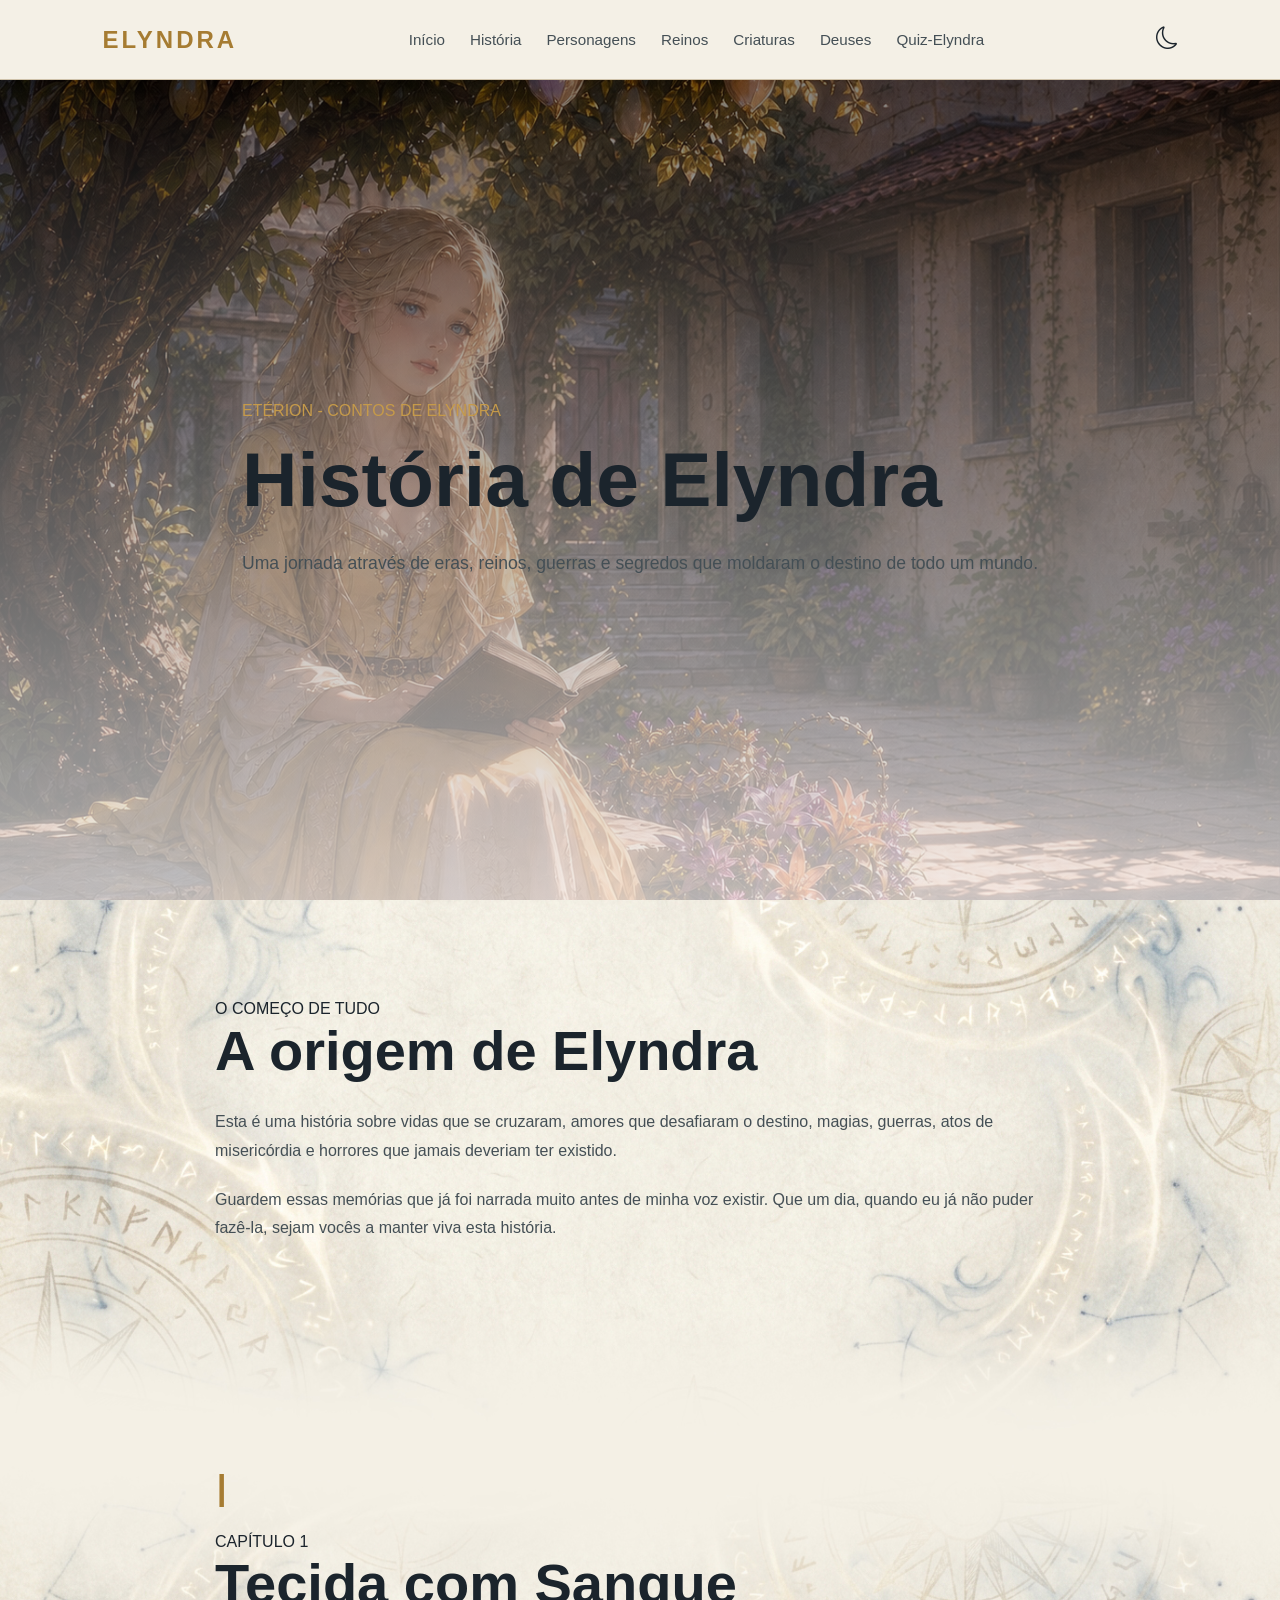
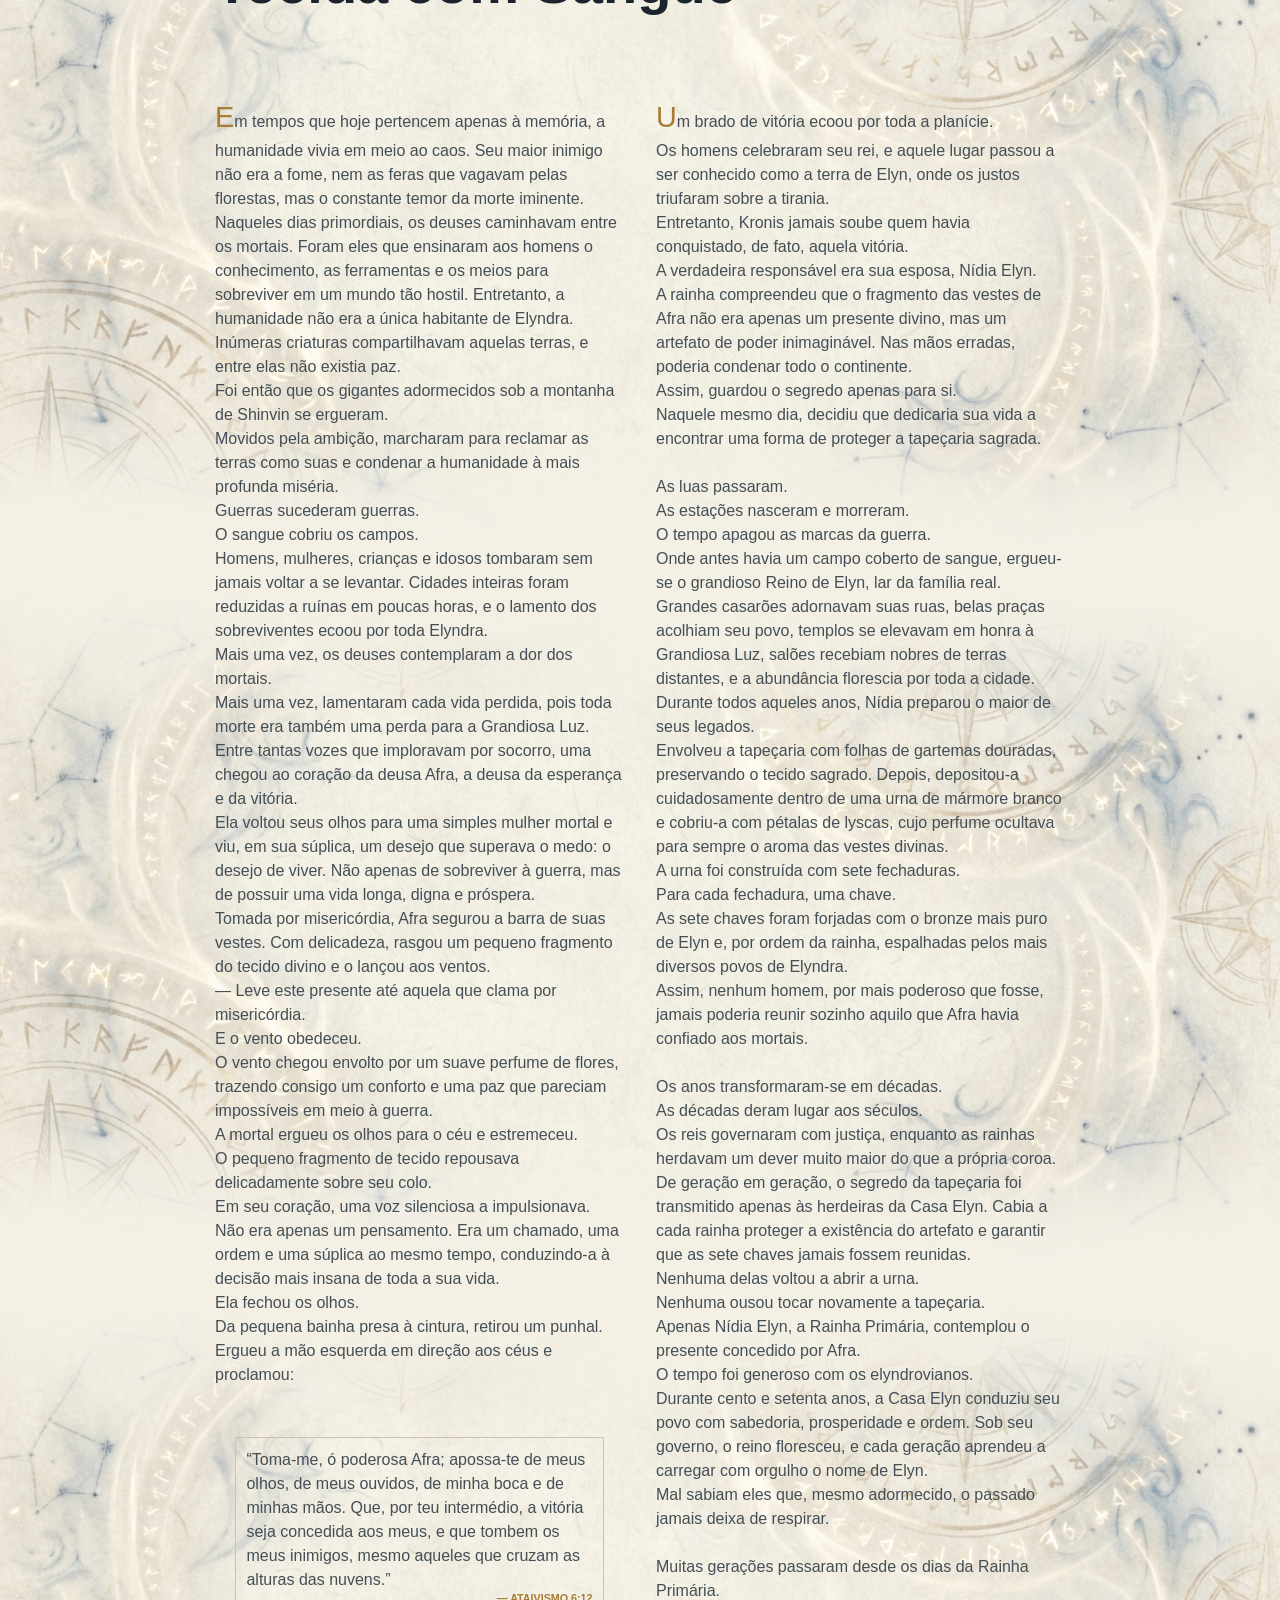
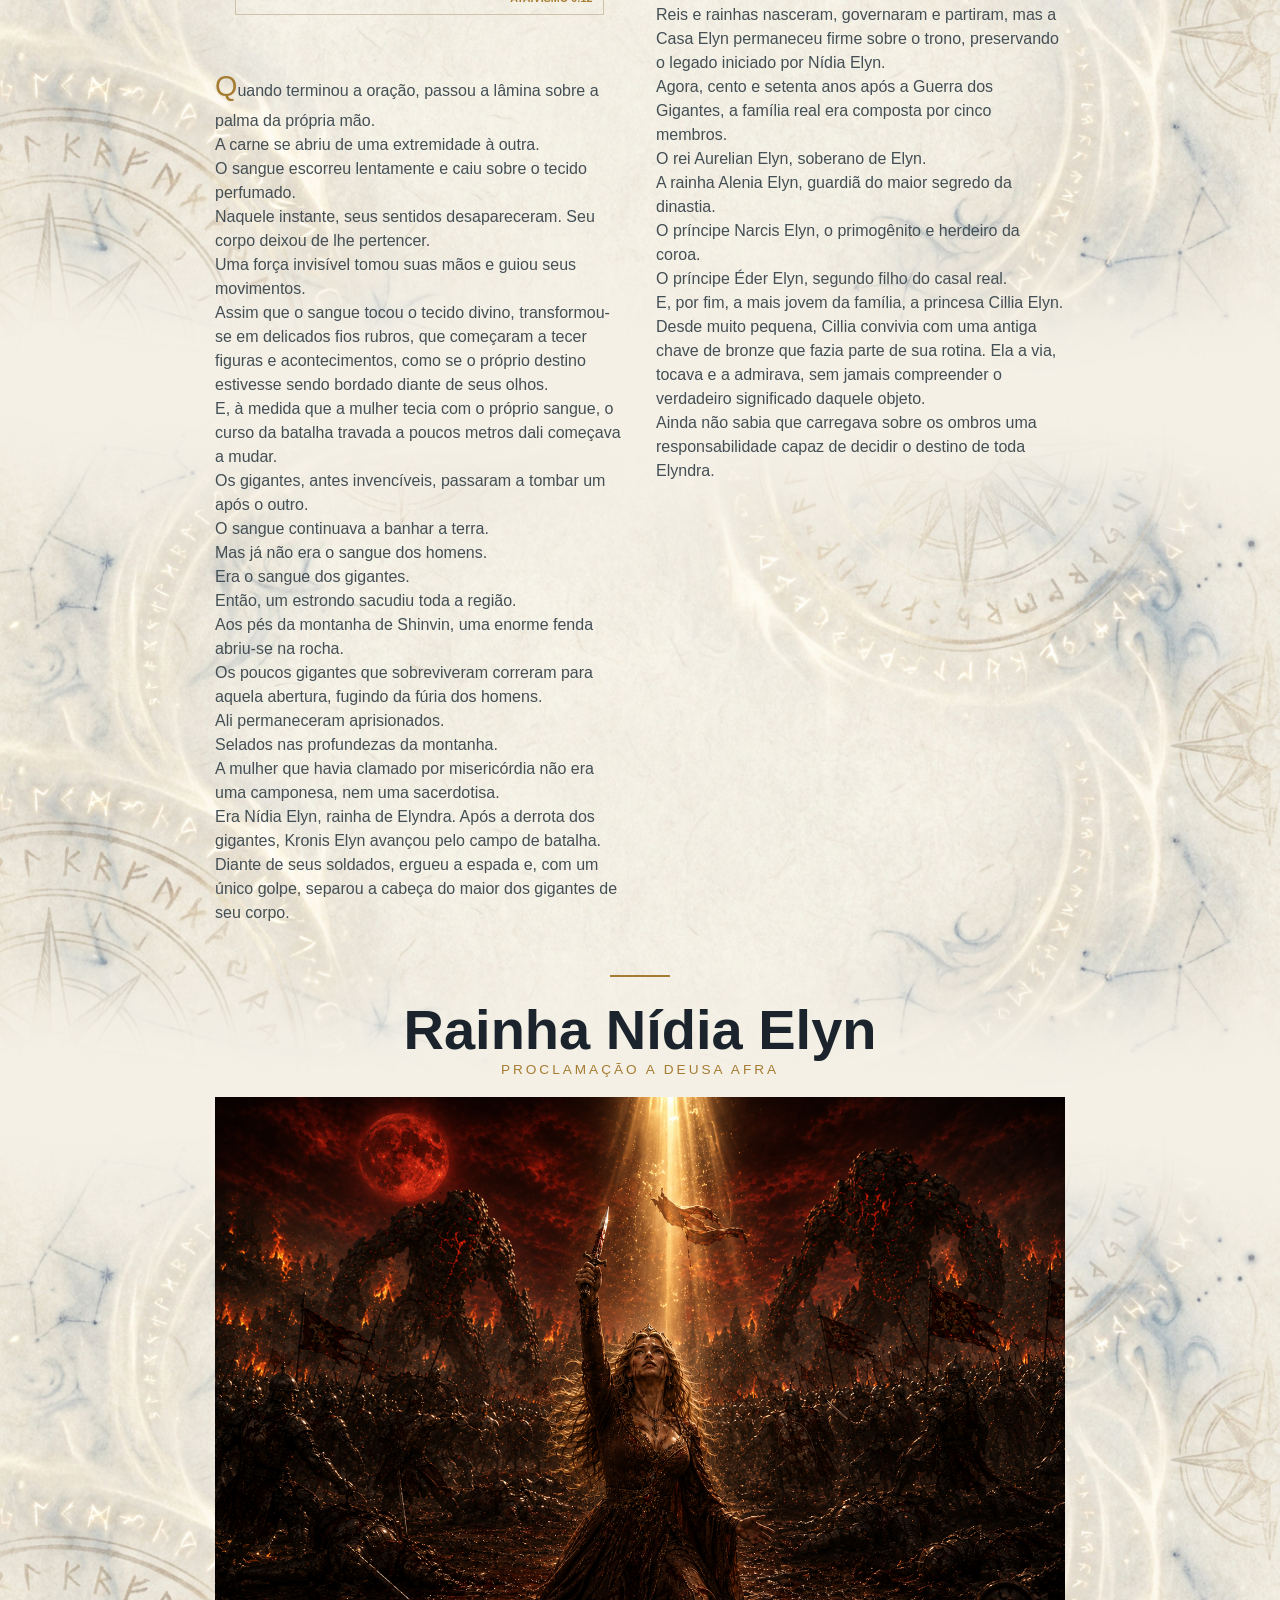
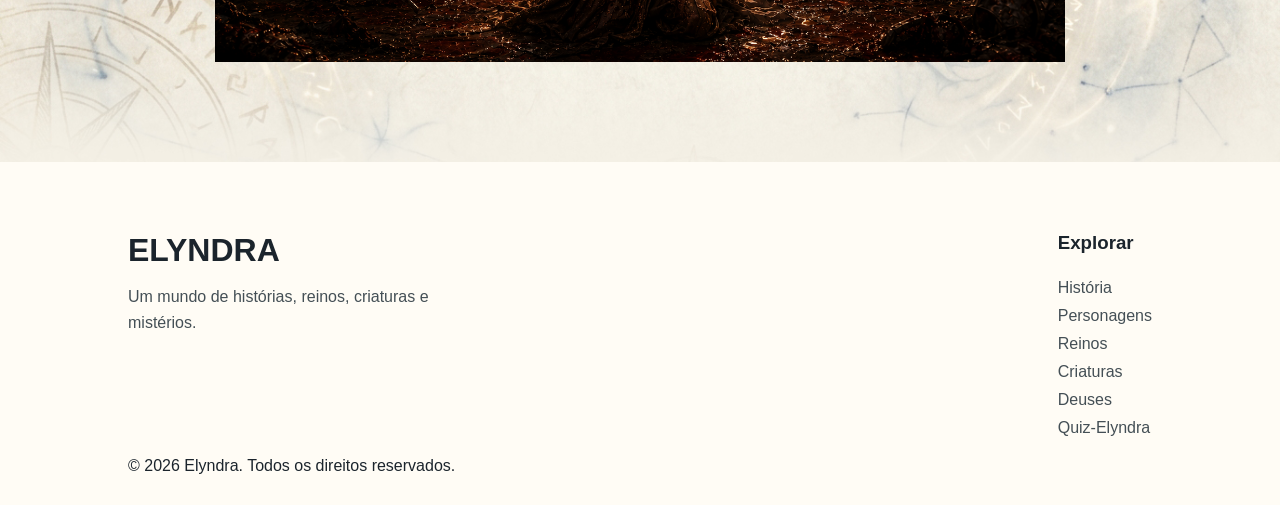
<file: paginas/historia.html>
<!DOCTYPE html>
<html lang="pt-BR">

<head>
    <meta charset="UTF-8">
    <meta name="viewport" content="width=device-width, initial-scale=1.0">
    <link rel="stylesheet" href="../css/style.css">
    <link rel="stylesheet" href="https://cdn.jsdelivr.net/npm/bootstrap-icons@1.11.3/font/bootstrap-icons.min.css">
    <title>História</title>
    <link rel="shortcut icon" href="../imgs/favicon/favicon.ico" type="image/x-icon">
</head>

<body>
    <!--  Cabeçalho  -->
    <header>
        <!--Logo-->
        <a class="logo" href="../index.html">ELYNDRA</a>

        <!--Menu de Navegação-->
        <nav class="menu">
            <a href="../index.html">Início</a>
            <a href="historia.html">História</a>
            <a href="personagens.html">Personagens</a>
            <a href="reinos.html">Reinos</a>
            <a href="criaturas.html">Criaturas</a>
            <a href="deuses.html">Deuses</a>
            <a href="quiz.html">Quiz-Elyndra</a>
        </nav>

        <!--Área dos botões-->
        <div class="acoes">
            <!--Botão para trocar tema-->
            <button id="btnModo" aria-label="Alterar tema">
                <i class="bi bi-moon"></i>
            </button>

            <!--Botão do menu mobile-->
            <button id="btnMenu" aria-label="Abrir menu">
                <i class="bi bi-list"></i>
            </button>
        </div>
    </header>

    <!-- MAIN  -->
    <main>
        <!--História Banner  -->
        <section class="paginas-banner historia-banner">
            <div class="paginas-banner-conteudo">
                <p class="subtitulo">
                    ETÉRION - CONTOS DE ELYNDRA
                </p>
                <h1>História de Elyndra</h1>
                <p>Uma jornada através de eras, reinos, guerras e segredos que moldaram o destino de todo um mundo.</p>
            </div>
            <div class="img-banner img-banner-historia"></div>
        </section>


        <!--  Introdução  -->
        <section class="historia-introducao">
            <div class="historia-texto">
                <p class="subtitulo">
                    O COMEÇO DE TUDO
                </p>
                <h2>A origem de Elyndra</h2>
                <p>
                    Esta é uma história sobre vidas que se cruzaram, amores que desafiaram o destino, magias, guerras,
                    atos de misericórdia e horrores que jamais deveriam ter existido.
                </p>
                <p>Guardem essas memórias que já foi narrada muito antes de minha voz existir. Que um dia, quando eu já
                    não puder fazê-la, sejam vocês a manter viva esta história.</p>
            </div>
        </section>


        <!--  Capítulo 1  -->
        <section class="historia-capitulo">
            <div class="capitulo-texto">
                <span class="capitulo-numero">I</span>
                <p class="subtitulo">CAPÍTULO 1</p>
                <h2>Tecida com Sangue</h2>
            </div>
            <div class="capituloNarrativa">
                <aside class="narrativa-lateral-esquerda">
                    <p><i class="letraInicial">E</i>m tempos que hoje pertencem apenas à memória, a humanidade vivia em
                        meio ao
                        caos. Seu maior inimigo não era a fome, nem as feras que vagavam pelas florestas, mas o
                        constante temor
                        da morte iminente. <br>
                        Naqueles dias primordiais, os deuses caminhavam entre os mortais. Foram eles que ensinaram aos
                        homens o
                        conhecimento, as ferramentas e os meios para sobreviver em um mundo tão hostil. Entretanto, a
                        humanidade
                        não era a única habitante de Elyndra. Inúmeras criaturas compartilhavam aquelas terras, e entre
                        elas não
                        existia paz. <br>
                        Foi então que os gigantes adormecidos sob a montanha de Shinvin se ergueram. <br>
                        Movidos pela ambição, marcharam para reclamar as terras como suas e condenar a humanidade à mais
                        profunda miséria. <br>
                        Guerras sucederam guerras. <br>
                        O sangue cobriu os campos. <br>
                        Homens, mulheres, crianças e idosos tombaram sem jamais voltar a se levantar. Cidades inteiras
                        foram
                        reduzidas a ruínas em poucas horas, e o lamento dos sobreviventes ecoou por toda Elyndra. <br>
                        Mais uma vez, os deuses contemplaram a dor dos mortais. <br>
                        Mais uma vez, lamentaram cada vida perdida, pois toda morte era também uma perda para a
                        Grandiosa Luz.
                        <br>
                        Entre tantas vozes que imploravam por socorro, uma chegou ao coração da deusa Afra, a deusa da
                        esperança
                        e da vitória. <br>
                        Ela voltou seus olhos para uma simples mulher mortal e viu, em sua súplica, um desejo que
                        superava o
                        medo: o desejo de viver. Não apenas de sobreviver à guerra, mas de possuir uma vida longa, digna
                        e
                        próspera. <br>
                        Tomada por misericórdia, Afra segurou a barra de suas vestes. Com delicadeza, rasgou um pequeno
                        fragmento do tecido divino e o lançou aos ventos. <br>
                        — Leve este presente até aquela que clama por misericórdia. <br>
                        E o vento obedeceu. <br>
                        O vento chegou envolto por um suave perfume de flores, trazendo consigo um conforto e uma paz
                        que
                        pareciam impossíveis em meio à guerra. <br>
                        A mortal ergueu os olhos para o céu e estremeceu. <br>
                        O pequeno fragmento de tecido repousava delicadamente sobre seu colo. <br>
                        Em seu coração, uma voz silenciosa a impulsionava. Não era apenas um pensamento. Era um chamado,
                        uma
                        ordem e uma súplica ao mesmo tempo, conduzindo-a à decisão mais insana de toda a sua vida. <br>
                        Ela fechou os olhos. <br>
                        Da pequena bainha presa à cintura, retirou um punhal. Ergueu a mão esquerda em direção aos céus
                        e
                        proclamou:
                    </p>
                    <div class="ataivismo-texto">
                        <p>“Toma-me, ó poderosa Afra; apossa-te de meus olhos, de meus
                            ouvidos, de
                            minha boca e de minhas mãos. Que, por teu intermédio, a vitória seja concedida aos meus, e
                            que
                            tombem os meus inimigos, mesmo aqueles que cruzam as alturas das nuvens.”</p>
                        <h6>— ATAIVISMO 6:12</h6>
                    </div>
                    <p><i class="letraInicial">Q</i>uando terminou a oração, passou a lâmina sobre a palma da própria
                        mão. <br>
                        A carne se abriu de uma extremidade à outra. <br>
                        O sangue escorreu lentamente e caiu sobre o tecido perfumado. <br>
                        Naquele instante, seus sentidos desapareceram. Seu corpo deixou de lhe pertencer. <br>
                        Uma força invisível tomou suas mãos e guiou seus movimentos. <br>
                        Assim que o sangue tocou o tecido divino, transformou-se em delicados fios rubros, que começaram
                        a tecer
                        figuras e acontecimentos, como se o próprio destino estivesse sendo bordado diante de seus
                        olhos. <br>
                        E, à medida que a mulher tecia com o próprio sangue, o curso da batalha travada a poucos metros
                        dali
                        começava a mudar. <br>
                        Os gigantes, antes invencíveis, passaram a tombar um após o outro. <br>
                        O sangue continuava a banhar a terra. <br>
                        Mas já não era o sangue dos homens. <br>
                        Era o sangue dos gigantes. <br>
                        Então, um estrondo sacudiu toda a região. <br>
                        Aos pés da montanha de Shinvin, uma enorme fenda abriu-se na rocha. <br>
                        Os poucos gigantes que sobreviveram correram para aquela abertura, fugindo da fúria dos homens.
                        <br>
                        Ali permaneceram aprisionados. <br>
                        Selados nas profundezas da montanha. <br>
                        A mulher que havia clamado por misericórdia não era uma camponesa, nem uma sacerdotisa. <br>
                        Era Nídia Elyn, rainha de Elyndra. Após a derrota dos gigantes, Kronis Elyn avançou pelo campo
                        de
                        batalha. Diante de seus soldados, ergueu a espada e, com um único golpe, separou a cabeça do
                        maior dos
                        gigantes de seu corpo. <br>
                    </p>
                </aside>
                <aside class="narrativa-lateral-direita">
                    <p>

                        <i class="letraInicial">U</i>m brado de vitória ecoou por toda a planície. <br>
                        Os homens celebraram seu rei, e aquele lugar passou a ser conhecido como a terra de Elyn, onde
                        os justos
                        triufaram sobre a tirania. <br>
                        Entretanto, Kronis jamais soube quem havia conquistado, de fato, aquela vitória. <br>
                        A verdadeira responsável era sua esposa, Nídia Elyn. <br>
                        A rainha compreendeu que o fragmento das vestes de Afra não era apenas um presente divino, mas
                        um
                        artefato de poder inimaginável. Nas mãos erradas, poderia condenar todo o continente. <br>
                        Assim, guardou o segredo apenas para si. <br>
                        Naquele mesmo dia, decidiu que dedicaria sua vida a encontrar uma forma de proteger a tapeçaria
                        sagrada.
                        <br><br>
                        As luas passaram. <br>
                        As estações nasceram e morreram. <br>
                        O tempo apagou as marcas da guerra. <br>
                        Onde antes havia um campo coberto de sangue, ergueu-se o grandioso Reino de Elyn, lar da família
                        real.
                        Grandes casarões adornavam suas ruas, belas praças acolhiam seu povo, templos se elevavam em
                        honra à
                        Grandiosa Luz, salões recebiam nobres de terras distantes, e a abundância florescia por toda a
                        cidade.
                        <br>
                        Durante todos aqueles anos, Nídia preparou o maior de seus legados. <br>
                        Envolveu a tapeçaria com folhas de gartemas douradas, preservando o tecido sagrado. Depois,
                        depositou-a
                        cuidadosamente dentro de uma urna de mármore branco e cobriu-a com pétalas de lyscas, cujo
                        perfume
                        ocultava para sempre o aroma das vestes divinas. <br>
                        A urna foi construída com sete fechaduras. <br>
                        Para cada fechadura, uma chave. <br>
                        As sete chaves foram forjadas com o bronze mais puro de Elyn e, por ordem da rainha, espalhadas
                        pelos
                        mais diversos povos de Elyndra. <br>
                        Assim, nenhum homem, por mais poderoso que fosse, jamais poderia reunir sozinho aquilo que Afra
                        havia
                        confiado aos mortais. <br><br>
                        Os anos transformaram-se em décadas. <br>
                        As décadas deram lugar aos séculos. <br>
                        Os reis governaram com justiça, enquanto as rainhas herdavam um dever muito maior do que a
                        própria
                        coroa. <br>
                        De geração em geração, o segredo da tapeçaria foi transmitido apenas às herdeiras da Casa Elyn.
                        Cabia a
                        cada rainha proteger a existência do artefato e garantir que as sete chaves jamais fossem
                        reunidas. <br>
                        Nenhuma delas voltou a abrir a urna. <br>
                        Nenhuma ousou tocar novamente a tapeçaria. <br>
                        Apenas Nídia Elyn, a Rainha Primária, contemplou o presente concedido por Afra. <br>
                        O tempo foi generoso com os elyndrovianos. <br>
                        Durante cento e setenta anos, a Casa Elyn conduziu seu povo com sabedoria, prosperidade e ordem.
                        Sob seu
                        governo, o reino floresceu, e cada geração aprendeu a carregar com orgulho o nome de Elyn. <br>
                        Mal sabiam eles que, mesmo adormecido, o passado jamais deixa de respirar. <br><br>
                        Muitas gerações passaram desde os dias da Rainha Primária. <br>
                        Reis e rainhas nasceram, governaram e partiram, mas a Casa Elyn permaneceu firme sobre o trono,
                        preservando o legado iniciado por Nídia Elyn. <br>
                        Agora, cento e setenta anos após a Guerra dos Gigantes, a família real era composta por cinco
                        membros.
                        <br>
                        O rei Aurelian Elyn, soberano de Elyn. <br>
                        A rainha Alenia Elyn, guardiã do maior segredo da dinastia. <br>
                        O príncipe Narcis Elyn, o primogênito e herdeiro da coroa. <br>
                        O príncipe Éder Elyn, segundo filho do casal real. <br>
                        E, por fim, a mais jovem da família, a princesa Cillia Elyn. <br>
                        Desde muito pequena, Cillia convivia com uma antiga chave de bronze que fazia parte de sua
                        rotina. Ela a
                        via, tocava e a admirava, sem jamais compreender o verdadeiro significado daquele objeto. <br>
                        Ainda não sabia que carregava sobre os ombros uma responsabilidade capaz de decidir o destino de
                        toda
                        Elyndra.
                    </p>
                </aside>
            </div>
            <div class="capitulo-imagem">
                <span></span>
                <h3>Rainha Nídia Elyn</h3>
                <p>PROCLAMAÇÃO A DEUSA AFRA</p>
                <img src="../imgs/personagens/conteudo-imagem.png" alt="Rainha Nídia Elyn">
            </div>
        </section>
    </main>

    <!--  Rodapé  -->
    <footer class="rodape">
        <div class="rodape-conteudo">
            <div class="rodape-info">
                <h2>ELYNDRA</h2>
                <p>
                    Um mundo de histórias, reinos, criaturas e mistérios.
                </p>
            </div>

            <div class="rodape-links">
                <h3>Explorar</h3>

                <a href="../paginas/historia.html">História</a>
                <a href="../paginas/personagens.html">Personagens</a>
                <a href="../paginas/reinos.html">Reinos</a>
                <a href="../paginas/criaturas.html">Criaturas</a>
                <a href="../paginas/deuses.html">Deuses</a>
                <a href="../paginas/quiz.html">Quiz-Elyndra</a>
            </div>
        </div>
        <div class="rodape-final">
            <p>© 2026 Elyndra. Todos os direitos reservados.</p>
        </div>
    </footer>
    <script src="../js/script.js"></script>
</body>

</html>
</file>
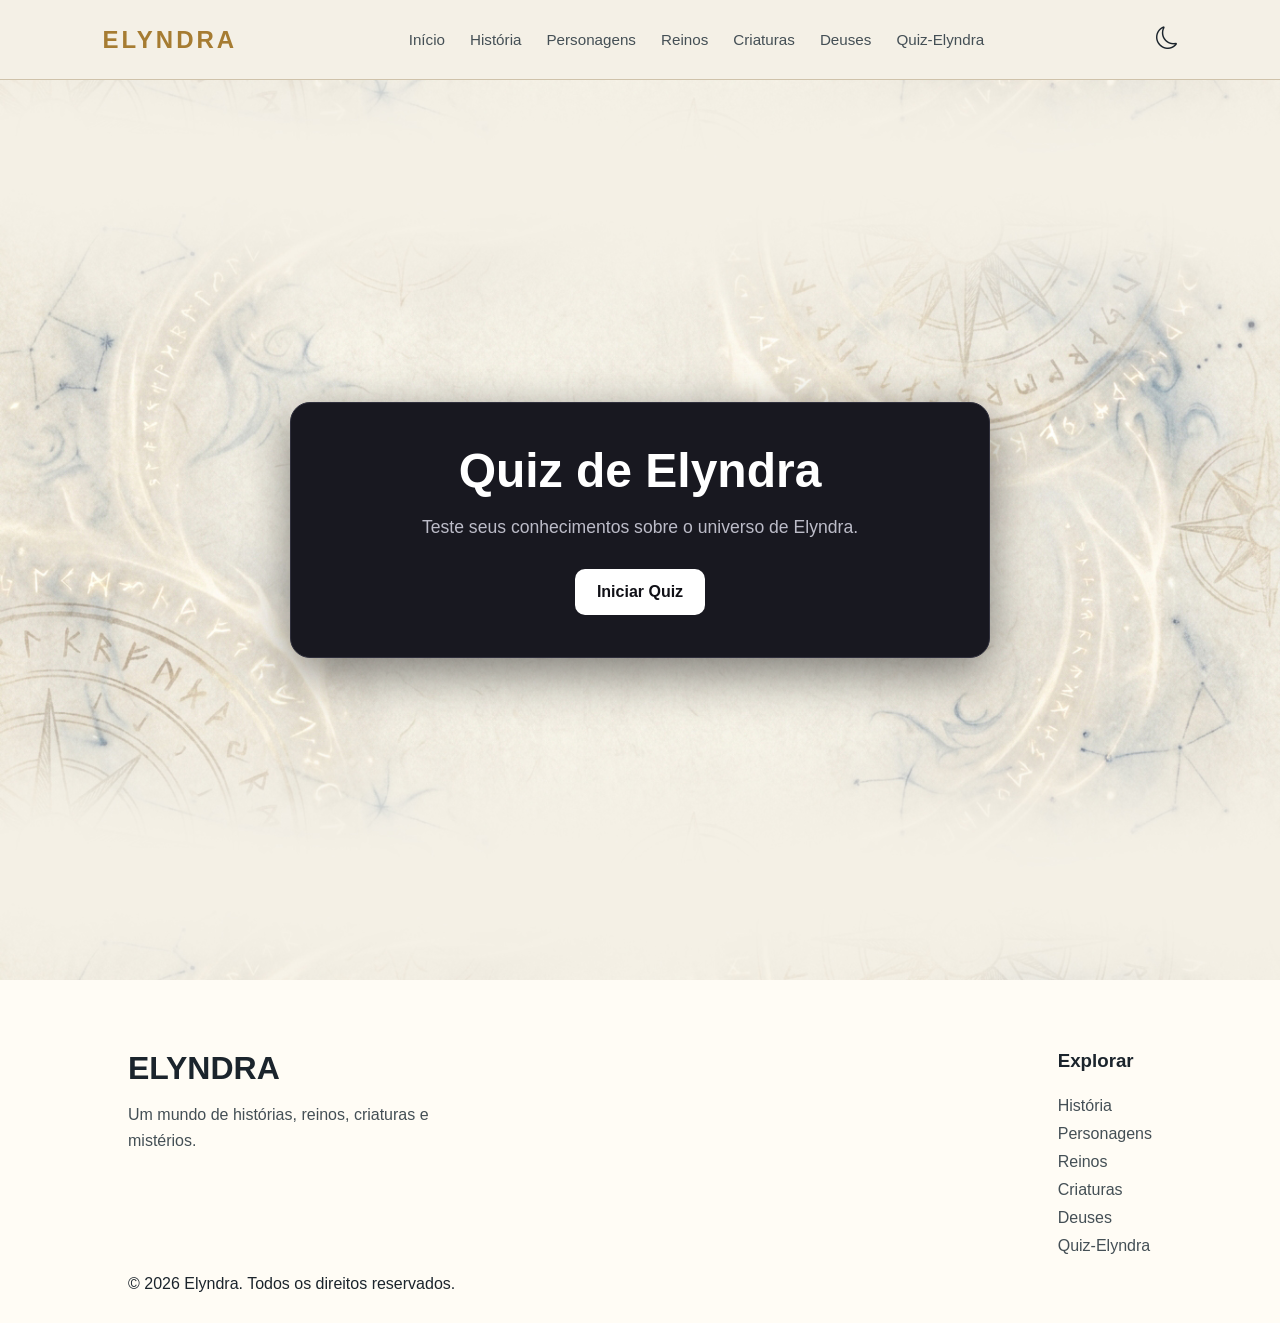
<file: paginas/quiz.html>
<!DOCTYPE html>
<html lang="en">

<head>
    <meta charset="UTF-8">
    <meta name="viewport" content="width=device-width, initial-scale=1.0">
    <title>Quiz</title>
    <link rel="shortcut icon" href="../imgs/favicon/favicon.ico" type="image/x-icon">
    <link rel="stylesheet" href="https://cdn.jsdelivr.net/npm/bootstrap-icons@1.11.3/font/bootstrap-icons.min.css">
    <link rel="stylesheet" href="../css/quiz.css">
    <link rel="stylesheet" href="../css/style.css">
</head>

<body>
    <!--  Cabeçalho  -->
    <header>
        <!--Logo-->
        <a class="logo" href="../index.html">ELYNDRA</a>

        <!--Menu de Navegação-->
        <nav class="menu">
            <a href="../index.html">Início</a>
            <a href="historia.html">História</a>
            <a href="personagens.html">Personagens</a>
            <a href="reinos.html">Reinos</a>
            <a href="criaturas.html">Criaturas</a>
            <a href="deuses.html">Deuses</a>
            <a href="quiz.html">Quiz-Elyndra</a>
        </nav>

        <!--Área dos botões-->
        <div class="acoes">
            <!--Botão para trocar tema-->
            <button id="btnModo" aria-label="Alterar tema">
                <i class="bi bi-moon"></i>
            </button>

            <!--Botão do menu mobile-->
            <button id="btnMenu" aria-label="Abrir menu">
                <i class="bi bi-list"></i>
            </button>
        </div>
    </header>
    <!-- Main Quiz-->
   <main>
     <section class="quiz"> 
        <!-- Tela inicial -->
        <section class="quiz-inicio" id="quizInicio">
            <h1>Quiz de Elyndra</h1>
            <p> Teste seus conhecimentos sobre o universo de Elyndra. </p> <button id="btnIniciar"> Iniciar Quiz
            </button>

        <div class="escolha-quantidade" id="escolhaQuantidade">
            <button onclick="iniciarQuiz(10)">10 perguntas</button>
            <button onclick="iniciarQuiz(20)">20 perguntas</button>
            <button onclick="iniciarQuiz(50)">50 perguntas</button>
        </div>
        </section> <!-- Tela das perguntas -->
        <section class="quiz-jogo" id="quizJogo">
            <div class="quiz-topo"> <span id="numeroPergunta"> Pergunta 1 de 10 </span> <span id="pontuacao"> Pontos: 0
                </span> </div>
            <div class="quiz-pergunta">
                <h2 id="pergunta"> Pergunta aparecerá aqui </h2>
            </div>
            <div class="quiz-respostas" id="respostas"> <button class="resposta"> Resposta 1 </button> <button
                    class="resposta"> Resposta 2 </button> <button class="resposta"> Resposta 3 </button> <button
                    class="resposta"> Resposta 4 </button> </div> <button id="btnProxima"> Próxima pergunta </button>
        </section> <!-- Resultado final -->
        <section class="quiz-resultado" id="quizResultado">
            <h2>Quiz concluído!</h2>
            <p> Sua pontuação foi: </p> <strong id="resultadoPontuacao"> 0 pontos </strong> <button id="btnReiniciar">
                Jogar novamente </button>
        </section>
    </section>
   </main>

    <!--  Rodapé  -->
    <footer class="rodape">
        <div class="rodape-conteudo">
            <div class="rodape-info">
                <h2>ELYNDRA</h2>
                <p>
                    Um mundo de histórias, reinos, criaturas e mistérios.
                </p>
            </div>

            <div class="rodape-links">
                <h3>Explorar</h3>

                <a href="../paginas/historia.html">História</a>
                <a href="../paginas/personagens.html">Personagens</a>
                <a href="../paginas/reinos.html">Reinos</a>
                <a href="../paginas/criaturas.html">Criaturas</a>
                <a href="../paginas/deuses.html">Deuses</a>
                <a href="../paginas/quiz.html">Quiz-Elyndra</a>
            </div>
        </div>
        <div class="rodape-final">
            <p>© 2026 Elyndra. Todos os direitos reservados.</p>
        </div>
    </footer>

    <script src="../js/quiz.js"></script>
    <script src="../js/script.js"></script>
</body>

</html>
</file>
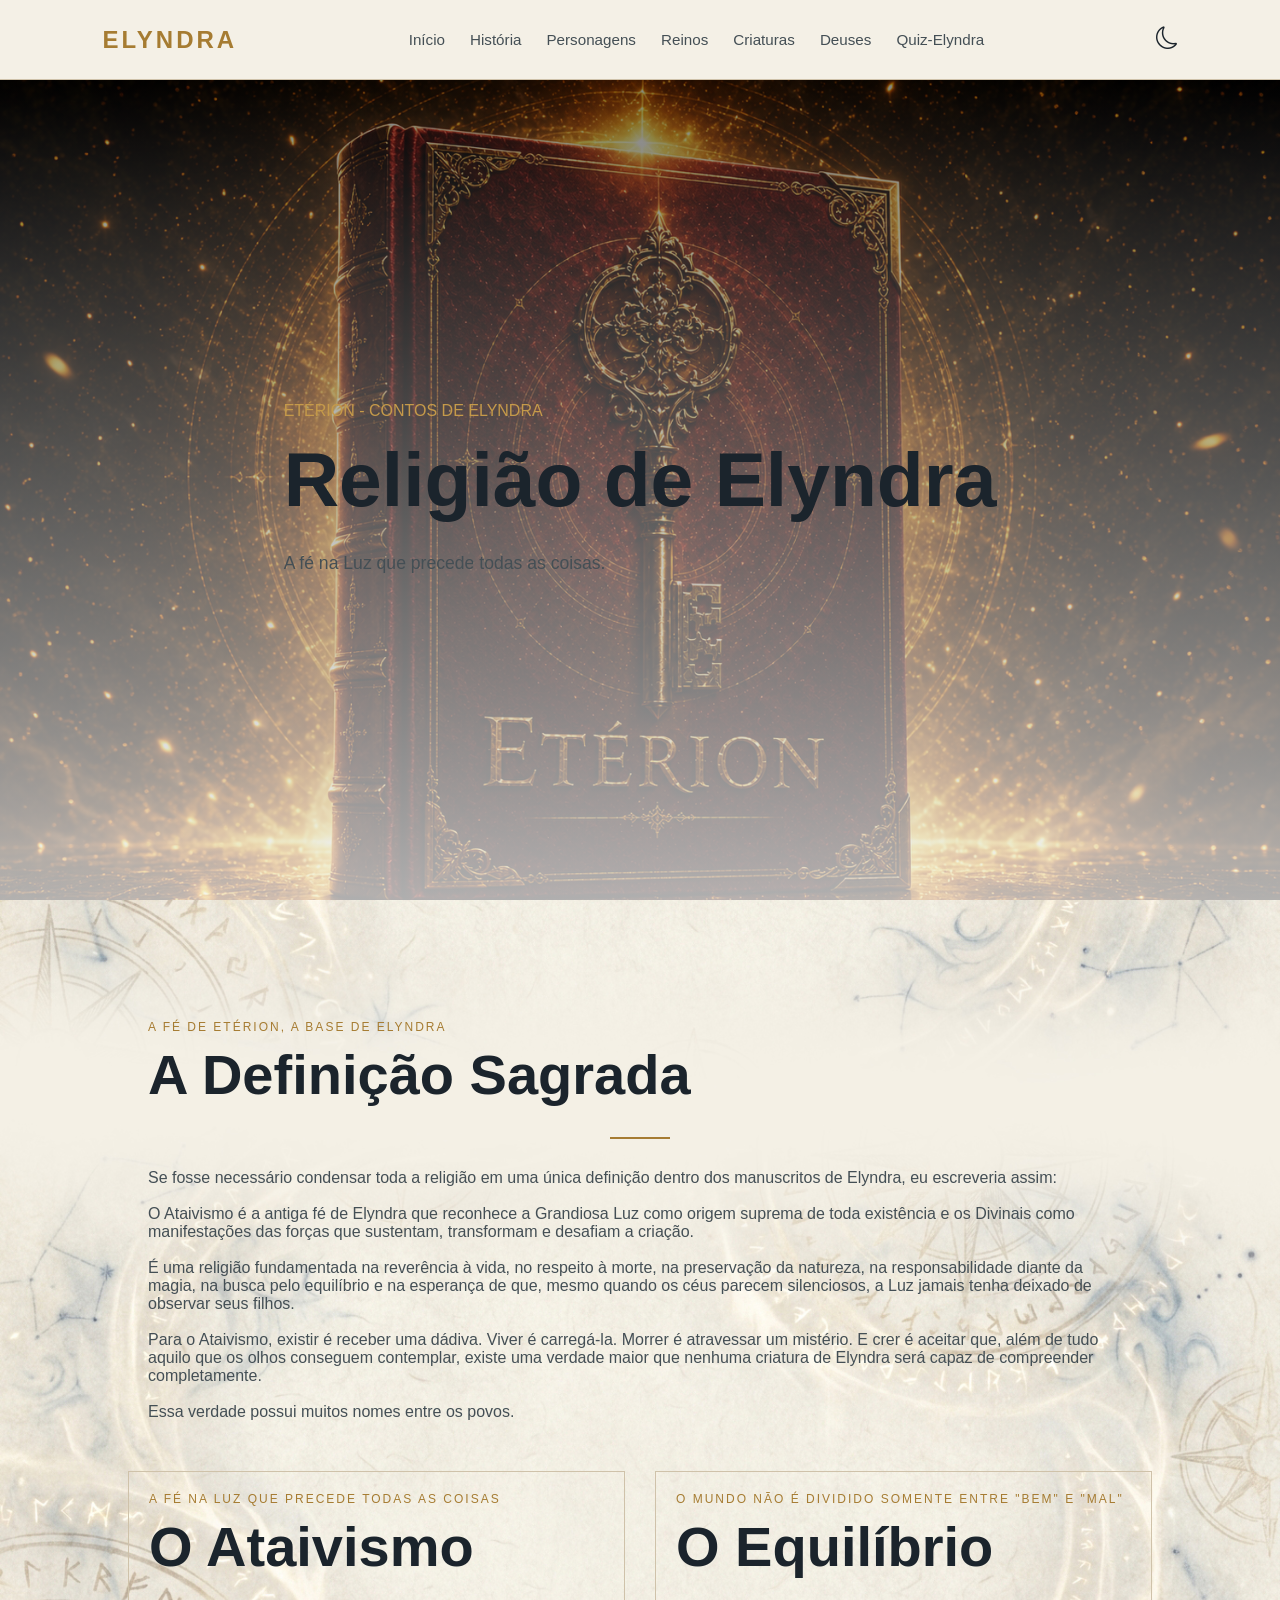
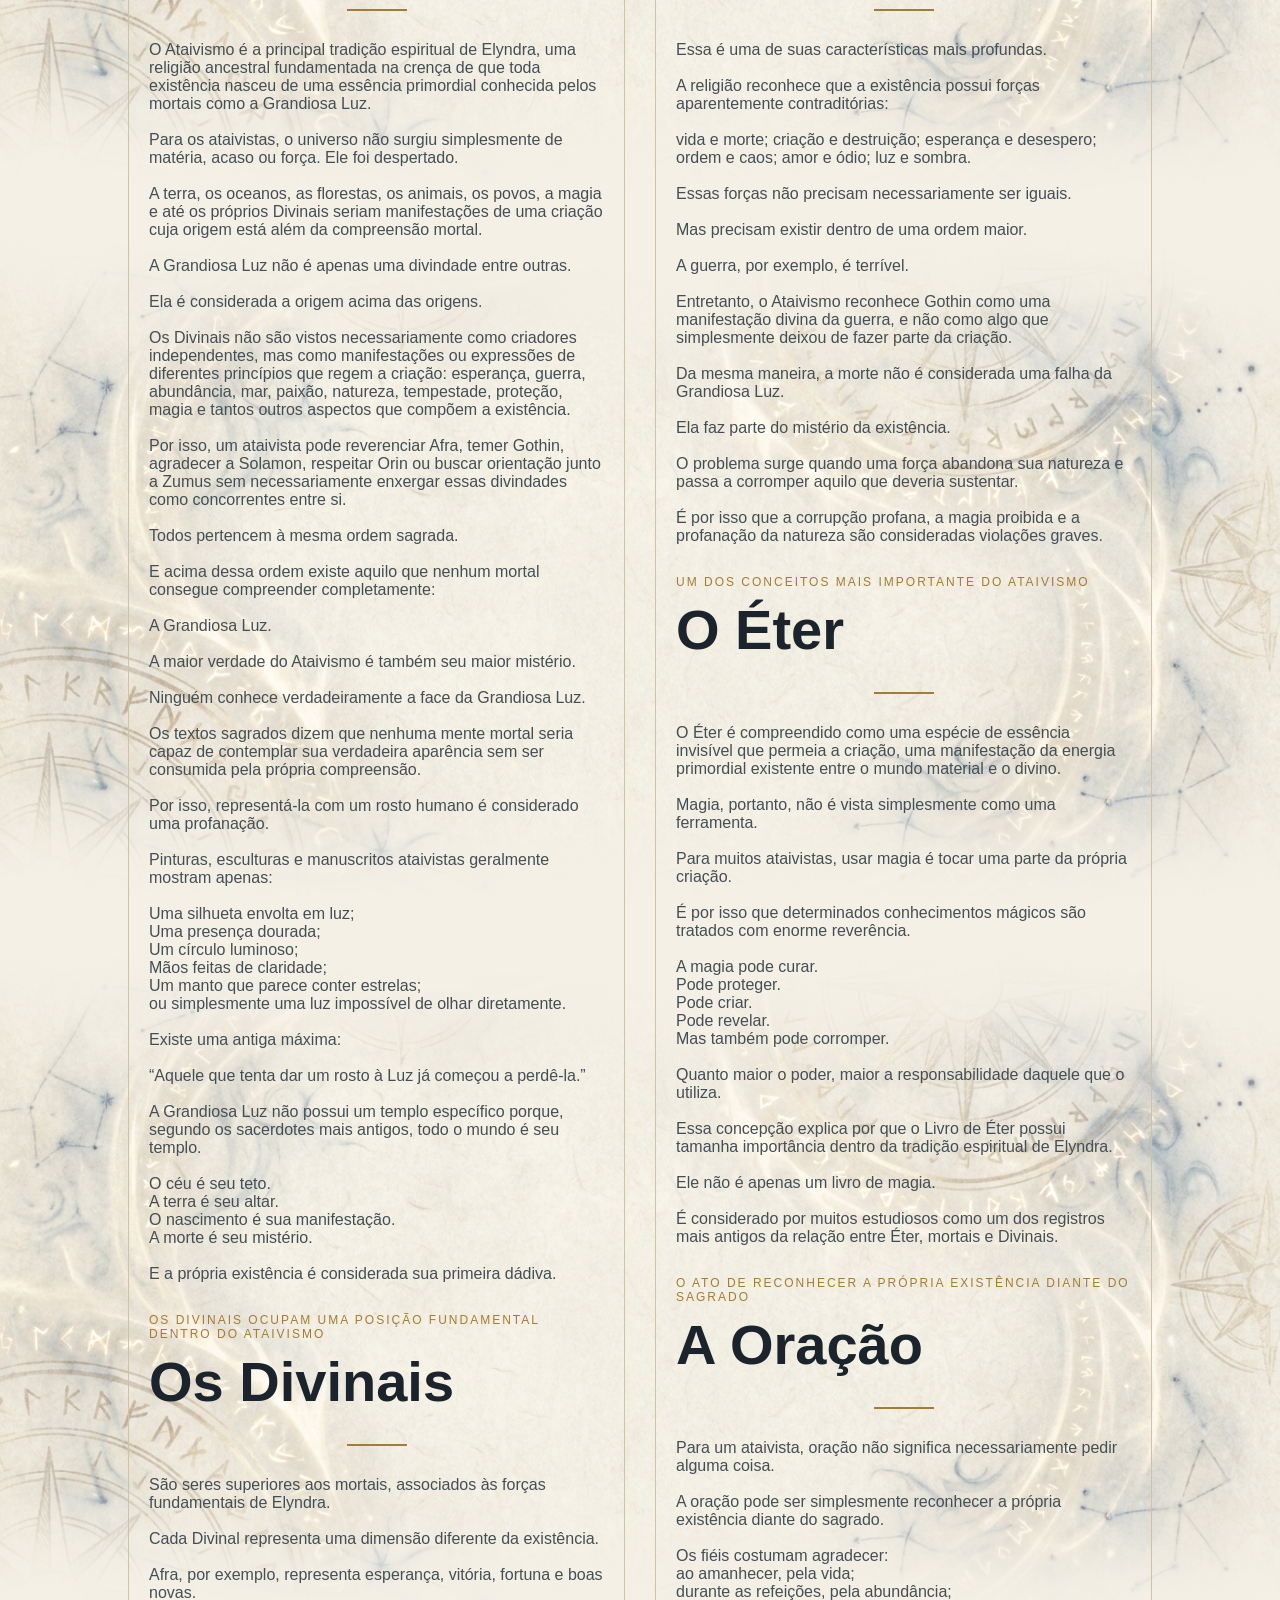
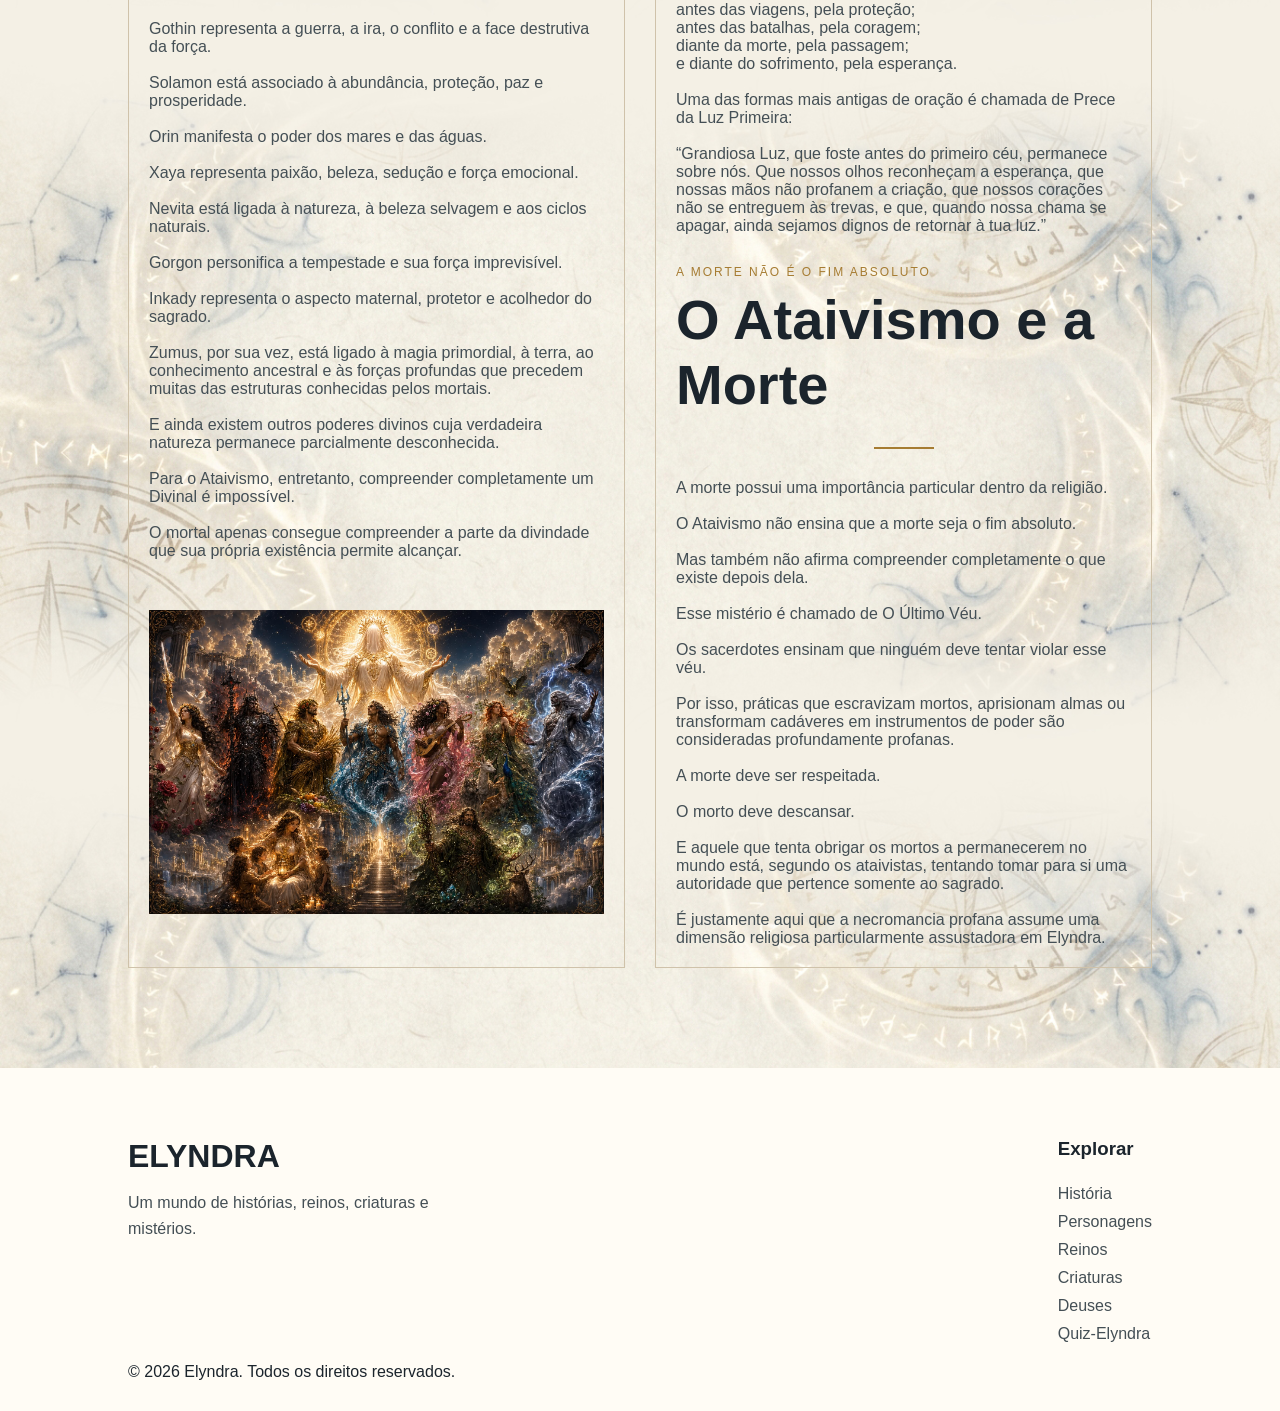
<file: paginas/religiao.html>
<!DOCTYPE html>
<html lang="pt-BR">

<head>
    <meta charset="UTF-8">
    <meta name="viewport" content="width=device-width, initial-scale=1.0">
    <link rel="stylesheet" href="../css/style.css">
    <link rel="stylesheet" href="https://cdn.jsdelivr.net/npm/bootstrap-icons@1.11.3/font/bootstrap-icons.min.css">
    <title>Religião</title>
    <link rel="shortcut icon" href="../imgs/favicon/favicon.ico" type="image/x-icon">
</head>

<body>
    <!--  Cabeçalho  -->
    <header>
        <!--Logo-->
        <a class="logo" href="../index.html">ELYNDRA</a>

        <!--Menu de Navegação-->
        <nav class="menu">
            <a href="../index.html">Início</a>
            <a href="historia.html">História</a>
            <a href="personagens.html">Personagens</a>
            <a href="reinos.html">Reinos</a>
            <a href="criaturas.html">Criaturas</a>
            <a href="deuses.html">Deuses</a>
            <a href="quiz.html">Quiz-Elyndra</a>
        </nav>

        <!--Área dos botões-->
        <div class="acoes">
            <!--Botão para trocar tema-->
            <button id="btnModo" aria-label="Alterar tema">
                <i class="bi bi-moon"></i>
            </button>

            <!--Botão do menu mobile-->
            <button id="btnMenu" aria-label="Abrir menu">
                <i class="bi bi-list"></i>
            </button>
        </div>
    </header>

    <!--   MAIN  -->
    <main>
        <!--Religião Banner  -->
        <section class="paginas-banner religiao-banner">
            <div class="paginas-banner-conteudo">
                <p class="subtitulo">
                    ETÉRION - CONTOS DE ELYNDRA
                </p>
                <h1>Religião de Elyndra</h1>
                <p>A fé na Luz que precede todas as coisas.</p>
            </div>
            <div class="img-banner img-banner-religiao"></div>
        </section>
        <section class="religiao">
            <div class="definicao-ataivismo info-card">
                <p class="definicao-tipo">A FÉ DE ETÉRION, A BASE DE ELYNDRA</p>
                <h2>A Definição Sagrada</h2>
                <span></span>
                <div class="texto-definicao">
                    <p>
                        Se fosse necessário condensar toda a religião em uma única definição dentro dos manuscritos de
                        Elyndra, eu escreveria assim:
                        <br><br>
                        O Ataivismo é a antiga fé de Elyndra que reconhece a Grandiosa Luz como origem suprema de toda
                        existência e os Divinais como manifestações das forças que sustentam, transformam e desafiam a
                        criação.
                        <br><br>
                        É uma religião fundamentada na reverência à vida, no respeito à morte, na preservação da
                        natureza, na responsabilidade diante da magia, na busca pelo equilíbrio e na esperança de que,
                        mesmo quando os céus parecem silenciosos, a Luz jamais tenha deixado de observar seus filhos.
                        <br><br>
                        Para o Ataivismo, existir é receber uma dádiva. Viver é carregá-la. Morrer é atravessar um
                        mistério. E crer é aceitar que, além de tudo aquilo que os olhos conseguem contemplar, existe
                        uma verdade maior que nenhuma criatura de Elyndra será capaz de compreender completamente.
                        <br><br>
                        Essa verdade possui muitos nomes entre os povos.

                    </p>
                </div>
            </div>
            <div class="religiao-conteudo-grid">
                <!-- Card 1-->
                <article class="ataivismo-info info-card">
                    <div class="texto-left">
                        <div class="descricao-ataivista">
                            <p class="definicao-tipo">A FÉ NA LUZ QUE PRECEDE TODAS AS COISAS</p>
                            <h2>O Ataivismo</h2>
                        </div>
                        <span></span>
                        <div class="texto-descricao">
                            <p>
                                O Ataivismo é a principal tradição espiritual de Elyndra, uma religião ancestral
                                fundamentada na crença de que toda existência nasceu de uma essência primordial
                                conhecida
                                pelos mortais como a Grandiosa Luz.
                                <br><br>
                                Para os ataivistas, o universo não surgiu simplesmente de matéria, acaso ou força. Ele
                                foi
                                despertado.
                                <br><br>
                                A terra, os oceanos, as florestas, os animais, os povos, a magia e até os próprios
                                Divinais
                                seriam manifestações de uma criação cuja origem está além da compreensão mortal.
                                <br><br>
                                A Grandiosa Luz não é apenas uma divindade entre outras.
                                <br><br>
                                Ela é considerada a origem acima das origens.
                                <br><br>
                                Os Divinais não são vistos necessariamente como criadores independentes, mas como
                                manifestações ou expressões de diferentes princípios que regem a criação: esperança,
                                guerra,
                                abundância, mar, paixão, natureza, tempestade, proteção, magia e tantos outros aspectos
                                que
                                compõem a existência.
                                <br><br>
                                Por isso, um ataivista pode reverenciar Afra, temer Gothin, agradecer a Solamon,
                                respeitar
                                Orin ou buscar orientação junto a Zumus sem necessariamente enxergar essas divindades
                                como
                                concorrentes entre si.
                                <br><br>
                                Todos pertencem à mesma ordem sagrada.
                                <br><br>
                                E acima dessa ordem existe aquilo que nenhum mortal consegue compreender completamente:
                                <br><br>
                                A Grandiosa Luz.
                                <br><br>
                                A maior verdade do Ataivismo é também seu maior mistério.
                                <br><br>
                                Ninguém conhece verdadeiramente a face da Grandiosa Luz.
                                <br><br>
                                Os textos sagrados dizem que nenhuma mente mortal seria capaz de contemplar sua
                                verdadeira
                                aparência sem ser consumida pela própria compreensão.
                                <br><br>
                                Por isso, representá-la com um rosto humano é considerado uma profanação.
                                <br><br>
                                Pinturas, esculturas e manuscritos ataivistas geralmente mostram apenas:
                                <br><br>
                                Uma silhueta envolta em luz;<br>
                                Uma presença dourada;<br>
                                Um círculo luminoso;<br>
                                Mãos feitas de claridade;<br>
                                Um manto que parece conter estrelas;<br>
                                ou simplesmente uma luz impossível de olhar diretamente.
                                <br><br>
                                Existe uma antiga máxima:
                                <br><br>
                                “Aquele que tenta dar um rosto à Luz já começou a perdê-la.”
                                <br><br>
                                A Grandiosa Luz não possui um templo específico porque, segundo os sacerdotes mais
                                antigos,
                                todo
                                o mundo é seu templo.
                                <br><br>
                                O céu é seu teto.
                                <br>
                                A terra é seu altar.
                                <br>
                                O nascimento é sua manifestação.
                                <br>
                                A morte é seu mistério.
                                <br><br>
                                E a própria existência é considerada sua primeira dádiva.
                            </p>
                        </div>
                        <div class="descricao-ataivista">
                            <p class="definicao-tipo">OS DIVINAIS OCUPAM UMA POSIÇÃO FUNDAMENTAL DENTRO DO ATAIVISMO</p>
                            <h2>Os Divinais</h2>
                        </div>
                        <span></span>
                        <div class="texto-descricao">
                            <p>
                                São seres superiores aos mortais, associados às forças fundamentais de Elyndra.
                                <br><br>
                                Cada Divinal representa uma dimensão diferente da existência.
                                <br><br>
                                Afra, por exemplo, representa esperança, vitória, fortuna e boas novas.
                                <br><br>
                                Gothin representa a guerra, a ira, o conflito e a face destrutiva da força.
                                <br><br>
                                Solamon está associado à abundância, proteção, paz e prosperidade.
                                <br><br>
                                Orin manifesta o poder dos mares e das águas.
                                <br><br>
                                Xaya representa paixão, beleza, sedução e força emocional.
                                <br><br>
                                Nevita está ligada à natureza, à beleza selvagem e aos ciclos naturais.
                                <br><br>
                                Gorgon personifica a tempestade e sua força imprevisível.
                                <br><br>
                                Inkady representa o aspecto maternal, protetor e acolhedor do sagrado.
                                <br><br>
                                Zumus, por sua vez, está ligado à magia primordial, à terra, ao conhecimento ancestral e
                                às
                                forças profundas que precedem muitas das estruturas conhecidas pelos mortais.
                                <br><br>
                                E ainda existem outros poderes divinos cuja verdadeira natureza permanece parcialmente
                                desconhecida.
                                <br><br>
                                Para o Ataivismo, entretanto, compreender completamente um Divinal é impossível.
                                <br><br>
                                O mortal apenas consegue compreender a parte da divindade que sua própria existência
                                permite
                                alcançar.
                            </p>
                            <img src="../imgs/banners/banner-deuses.jpeg" alt="Deuses">
                        </div>
                    </div>
                </article>
                <!-- Card 2-->
                <article class="divinais info-card">
                    <div class="texto-right">
                        <div class="descricao-ataivista">
                            <p class="definicao-tipo">O MUNDO NÃO É DIVIDIDO SOMENTE ENTRE "BEM" E "MAL"</p>
                            <h2>O Equilíbrio</h2>
                        </div>
                        <span></span>
                        <div class="texto-descricao">
                            <p>
                                Essa é uma de suas características mais profundas.
                                <br><br>
                                A religião reconhece que a existência possui forças aparentemente contraditórias:
                                <br><br>
                                vida e morte;
                                criação e destruição;
                                esperança e desespero;
                                ordem e caos;
                                amor e ódio;
                                luz e sombra.
                                <br><br>
                                Essas forças não precisam necessariamente ser iguais.
                                <br><br>
                                Mas precisam existir dentro de uma ordem maior.
                                <br><br>
                                A guerra, por exemplo, é terrível.
                                <br><br>
                                Entretanto, o Ataivismo reconhece Gothin como uma manifestação divina da guerra, e não
                                como algo que simplesmente deixou de fazer parte da criação.
                                <br><br>
                                Da mesma maneira, a morte não é considerada uma falha da Grandiosa Luz.
                                <br><br>
                                Ela faz parte do mistério da existência.
                                <br><br>
                                O problema surge quando uma força abandona sua natureza e passa a corromper aquilo que
                                deveria sustentar.
                                <br><br>
                                É por isso que a corrupção profana, a magia proibida e a profanação da natureza são
                                consideradas violações graves.
                            </p>
                        </div>
                        <div class="descricao-ataivista">
                            <p class="definicao-tipo">UM DOS CONCEITOS MAIS IMPORTANTE DO ATAIVISMO</p>
                            <h2>O Éter</h2>
                        </div>
                        <span></span>
                        <div class="texto-descricao">
                            <p>
                                O Éter é compreendido como uma espécie de essência invisível que permeia a criação, uma
                                manifestação da energia primordial existente entre o mundo material e o divino.
                                <br><br>
                                Magia, portanto, não é vista simplesmente como uma ferramenta.
                                <br><br>
                                Para muitos ataivistas, usar magia é tocar uma parte da própria criação.
                                <br><br>
                                É por isso que determinados conhecimentos mágicos são tratados com enorme reverência.
                                <br><br>
                                A magia pode curar. <br>

                                Pode proteger. <br>

                                Pode criar. <br>

                                Pode revelar. <br>

                                Mas também pode corromper.
                                <br><br>
                                Quanto maior o poder, maior a responsabilidade daquele que o utiliza.
                                <br><br>
                                Essa concepção explica por que o Livro de Éter possui tamanha importância dentro da
                                tradição espiritual de Elyndra.
                                <br><br>
                                Ele não é apenas um livro de magia.
                                <br><br>
                                É considerado por muitos estudiosos como um dos registros mais antigos da relação entre
                                Éter, mortais e Divinais.

                            </p>
                        </div>
                        <div class="descricao-ataivista">
                            <p class="definicao-tipo">O ATO DE RECONHECER A PRÓPRIA EXISTÊNCIA DIANTE DO SAGRADO</p>
                            <h2>A Oração</h2>
                        </div>
                        <span></span>
                        <div class="texto-descricao">
                            <p>
                                Para um ataivista, oração não significa necessariamente pedir alguma coisa.
                                <br><br>
                                A oração pode ser simplesmente reconhecer a própria existência diante do sagrado.
                                <br><br>
                                Os fiéis costumam agradecer:
                                <br>
                                ao amanhecer, pela vida;
                                <br>
                                durante as refeições, pela abundância;
                                <br>
                                antes das viagens, pela proteção;
                                <br>
                                antes das batalhas, pela coragem;
                                <br>
                                diante da morte, pela passagem;
                                <br>
                                e diante do sofrimento, pela esperança.
                                <br><br>
                                Uma das formas mais antigas de oração é chamada de Prece da Luz Primeira:
                                <br><br>
                                “Grandiosa Luz,
                                que foste antes do primeiro céu,
                                permanece sobre nós.

                                Que nossos olhos reconheçam a esperança,
                                que nossas mãos não profanem a criação,
                                que nossos corações não se entreguem às trevas,
                                e que, quando nossa chama se apagar,
                                ainda sejamos dignos de retornar à tua luz.”
                            </p>
                        </div>
                        <div class="descricao-ataivista">
                            <p class="definicao-tipo">A MORTE NÃO É O FIM ABSOLUTO</p>
                            <h2>O Ataivismo e a Morte</h2>
                        </div>
                        <span></span>
                        <div class="texto-descricao">
                            <p>
                                A morte possui uma importância particular dentro da religião.
                                <br><br>
                                O Ataivismo não ensina que a morte seja o fim absoluto.
                                <br><br>
                                Mas também não afirma compreender completamente o que existe depois dela.
                                <br><br>
                                Esse mistério é chamado de O Último Véu.
                                <br><br>
                                Os sacerdotes ensinam que ninguém deve tentar violar esse véu.
                                <br><br>
                                Por isso, práticas que escravizam mortos, aprisionam almas ou transformam cadáveres em
                                instrumentos de poder são consideradas profundamente profanas.
                                <br><br>
                                A morte deve ser respeitada.
                                <br><br>
                                O morto deve descansar.
                                <br><br>
                                E aquele que tenta obrigar os mortos a permanecerem no mundo está, segundo os
                                ataivistas, tentando tomar para si uma autoridade que pertence somente ao sagrado.
                                <br><br>
                                É justamente aqui que a necromancia profana assume uma dimensão religiosa
                                particularmente assustadora em Elyndra.
                            </p>
                        </div>
                    </div>
                </article>
            </div>
        </section>
    </main>

    <!--  Rodapé  -->
    <footer class="rodape">
        <div class="rodape-conteudo">
            <div class="rodape-info">
                <h2>ELYNDRA</h2>
                <p>
                    Um mundo de histórias, reinos, criaturas e mistérios.
                </p>
            </div>

            <div class="rodape-links">
                <h3>Explorar</h3>

                <a href="../paginas/historia.html">História</a>
                <a href="../paginas/personagens.html">Personagens</a>
                <a href="../paginas/reinos.html">Reinos</a>
                <a href="../paginas/criaturas.html">Criaturas</a>
                <a href="../paginas/deuses.html">Deuses</a>
                <a href="../paginas/quiz.html">Quiz-Elyndra</a>
            </div>
        </div>
        <div class="rodape-final">
            <p>© 2026 Elyndra. Todos os direitos reservados.</p>
        </div>
    </footer>
    <script src="../js/script.js"></script>
</body>

</html>
</file>
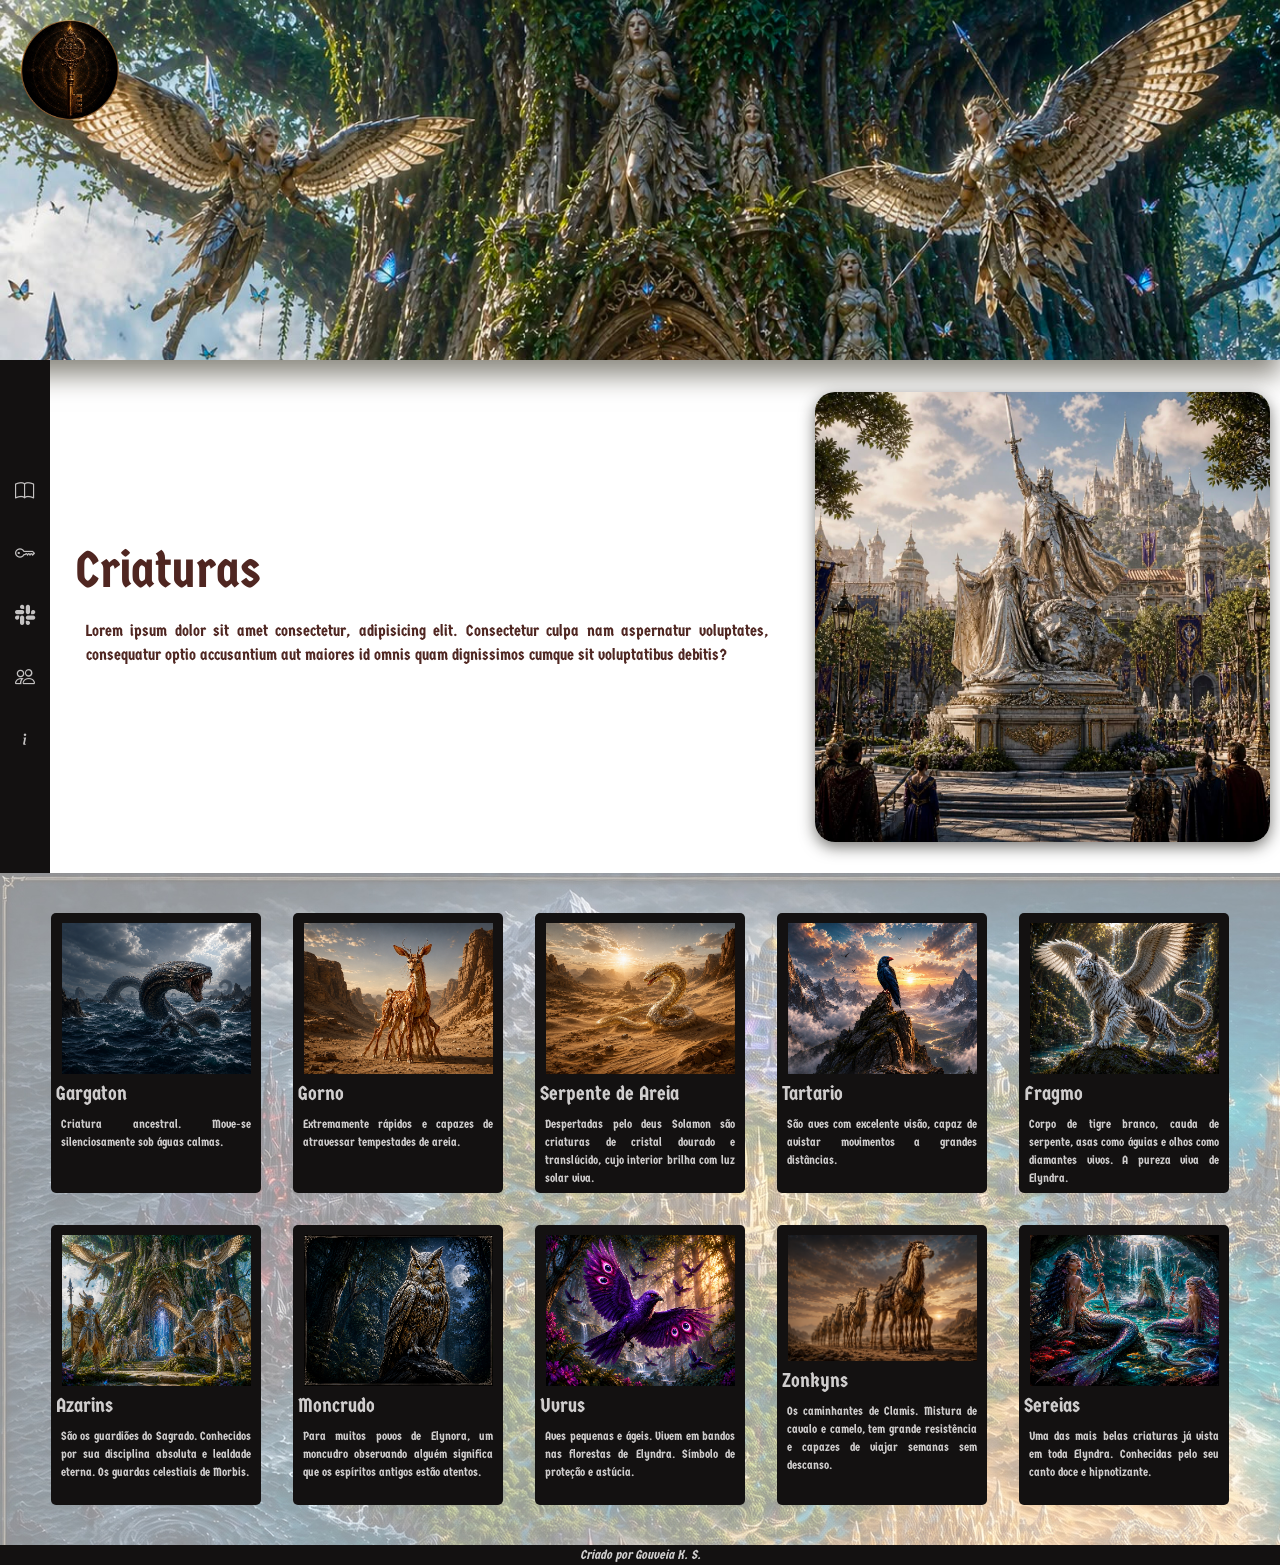
<file: paginas/Elyndra/criaturas.html>
<!DOCTYPE html>
<html lang="en">

<head>
    <meta charset="UTF-8">
    <meta name="viewport" content="width=device-width, initial-scale=1.0">
    <title>Criaturas</title>
    <link rel="stylesheet" href="../../style.css">
    <link rel="shortcut icon" href="../../imgs/favicon_icon/favicon.ico" type="image/x-icon">
    <link href="https://cdn.jsdelivr.net/npm/bootstrap@5.3.8/dist/css/bootstrap.min.css" rel="stylesheet">
    <link rel="stylesheet" href="https://cdn.jsdelivr.net/npm/bootstrap-icons@1.11.3/font/bootstrap-icons.min.css">
    <link rel="stylesheet" href="criaturas.css" class="css">

</head>

<body>
    <div class="container1">
        <div class="nav-search">
            <figure class="logo">
                <a href="../../index.html"><img class="img-logo" src="../../imgs/elyndra/img-logo.png"
                        alt="logomarca contos de Elyndra.jpeg"></a>
            </figure>
        </div>
    </div>
    <div class="info criaturas-info">
        <aside class="menu-esquerdo">
            <ul class="lista-lateral">
                <li title="História" data-bg="../../imgs/elyndra/livro.png"><a href="historia.html"><i
                            class="bi bi-book"></i></a></li>

                <li data-bg="../../imgs/reinos/elyndra-mapa.png" title="Elyndra"><a href="elyndra.html"><i
                            class="bi bi-key"></i></a></li>

                <li data-bg="../../imgs/criaturas/tigre_com_asas2.jpeg" title="Criaturas"><a href="#"><i
                            class="bi bi-slack"></i></a></li>

                <li data-bg="../../imgs/personagens/personagens.jpeg" title="Personagens"><a href="personagens.html"><i
                            class="bi bi-people"></i></a></li>

                <li data-bg="../../imgs/sobreNos/elyndra-info.jpeg" title="Sobre Nós"><a href="sobreNos.html"><i
                            class="bi bi-info"></i></a></li>
            </ul>
        </aside>
        <section class="info-inicial">
            <h1 class="text-bem-vindo">Criaturas</h1>
            <p>Lorem ipsum dolor sit amet consectetur, adipisicing elit. Consectetur culpa nam aspernatur voluptates,
                consequatur optio accusantium aut maiores id omnis quam dignissimos cumque sit voluptatibus debitis?</p>

        </section>
        <div id="img-alterar"></div>
    </div>
    <section class="info-criaturas">
        <div class="criatura">
            <img src="../../imgs/criaturas/Gargaton.png" alt="Gargaton.png">
            <div class="info-card">
                <p class="name-card">Gargaton</p>
                <p class="info-criatura-card">Criatura ancestral. Move-se silenciosamente sob águas calmas.</p>
            </div>
        </div>
        <div class="criatura">
            <img src="../../imgs/criaturas/gornos.png" alt="Gornos.png">
            <div class="info-card">
                <p class="name-card">Gorno</p>
                <p class="info-criatura-card">Extremamente rápidos e capazes de atravessar tempestades de areia.</p>
            </div>
        </div>
        <div class="criatura">
            <img src="../../imgs/criaturas/serpentes_de_areia.png" alt="Serpente-de-areia.png">
            <div class="info-card">
                <p class="name-card">Serpente de Areia</p>
                <p class="info-criatura-card">Despertadas pelo deus Solamon são criaturas de cristal dourado e translúcido, cujo interior brilha com luz solar viva.</p>
            </div>
        </div>
        <div class="criatura">
            <img src="../../imgs/criaturas/Tartatio.jpg" alt="Tartario.png">
            <div class="info-card">
                <p class="name-card">Tartario</p>
                <p class="info-criatura-card">São aves com excelente visão, capaz de avistar movimentos a grandes distâncias.</p>
            </div>
        </div>
        <div class="criatura">
            <img src="../../imgs/criaturas/tigre_com_asas2.jpeg" alt="Fragmos.png">
            <div class="info-card">
                <p class="name-card">Fragmo</p>
                <p class="info-criatura-card">Corpo de tigre branco, cauda de serpente, asas como águias e olhos como diamantes vivos. A pureza viva de Elyndra.</p>
            </div>
        </div>
        <div class="criatura">
            <img src="../../imgs/criaturas/criaturas.jpeg" alt="Azarin.jpeg">
            <div class="info-card">
                <p class="name-card">Azarins</p>
                <p class="info-criatura-card">São os guardiões do Sagrado. Conhecidos por sua disciplina absoluta e lealdade eterna. Os guardas celestiais de Morbis.</p>
            </div>
        </div>
        <div class="criatura">
            <img src="../../imgs/criaturas/moncudro.png" alt="Gargaton.png">
            <div class="info-card">
                <p class="name-card">Moncrudo</p>
                <p class="info-criatura-card">Para muitos povos de Elynora, um moncudro observando alguém significa que os espíritos antigos estão atentos.</p>
            </div>
        </div>
        <div class="criatura">
            <img src="../../imgs/criaturas/uvru.png" alt="Uvru.png">
            <div class="info-card">
                <p class="name-card">Uvrus</p>
                <p class="info-criatura-card">Aves pequenas e ágeis. Vivem em bandos nas florestas de Elyndra. Símbolo de proteção e astúcia.</p>
            </div>
        </div>
        <div class="criatura">
            <img src="../../imgs/criaturas/Zonkyns.png" alt="Zonkyns.png">
            <div class="info-card">
                <p class="name-card">Zonkyns</p>
                <p class="info-criatura-card">Os caminhantes de Clamis. Mistura de cavalo e camelo, tem grande resistência e capazes de viajar semanas sem descanso.</p>
            </div>
        </div>
        <div class="criatura">
            <img src="../../imgs/criaturas/sereias.jpeg" alt="Gargaton.png">
            <div class="info-card">
                <p class="name-card">Sereias</p>
                <p class="info-criatura-card">Uma das mais belas criaturas já vista em toda Elyndra. Conhecidas pelo seu canto doce e hipnotizante.</p>
            </div>
        </div>
    </section>
    <footer class="rodape">Criado por Gouveia K. S.</footer>
    <script src="../../script.js">
    </script>
</body>

</html>
</file>
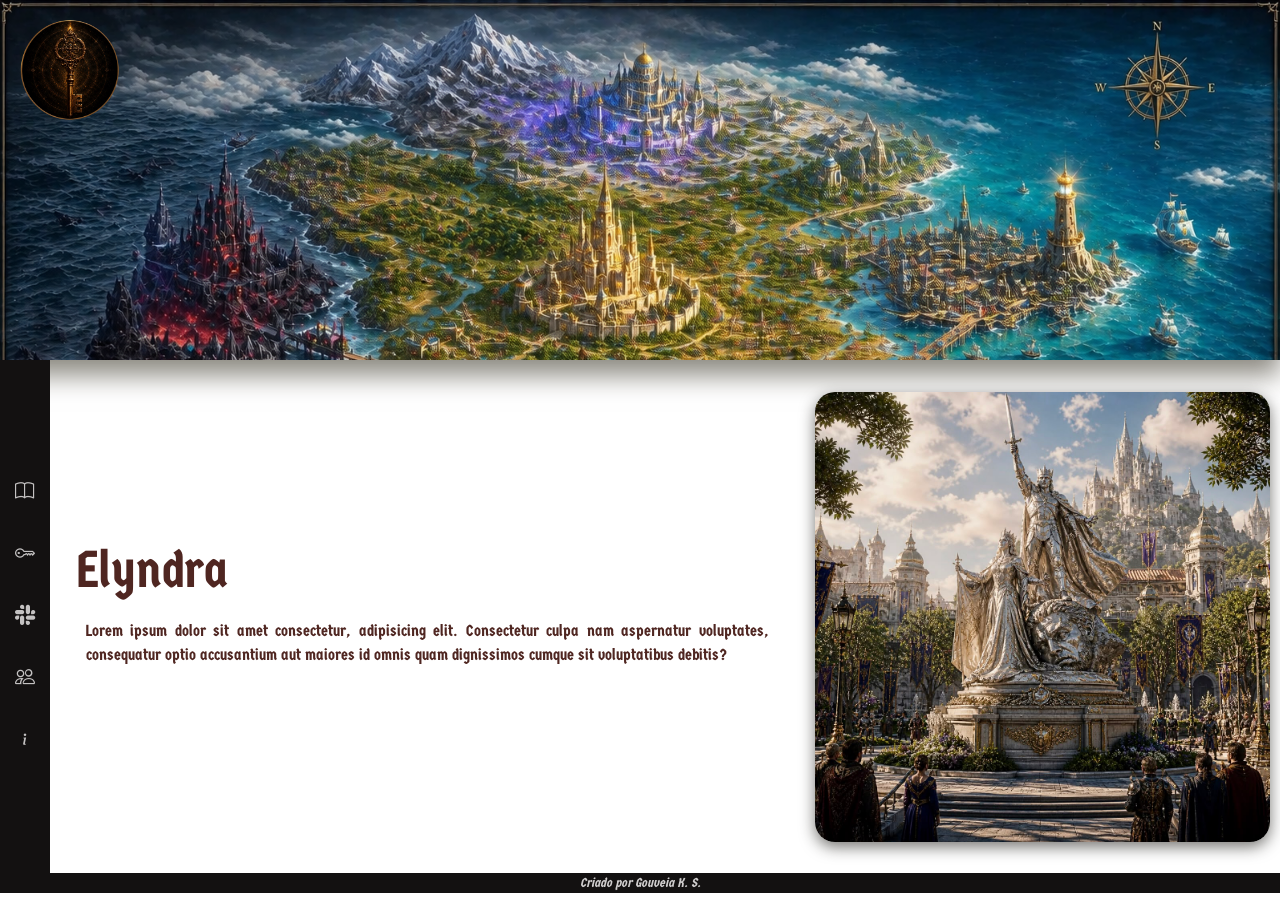
<file: paginas/Elyndra/elyndra.html>
<!DOCTYPE html>
<html lang="en">

<head>
    <meta charset="UTF-8">
    <meta name="viewport" content="width=device-width, initial-scale=1.0">
    <title>Elyndra</title>
    <link rel="stylesheet" href="../../style.css">
    <link rel="shortcut icon" href="../../imgs/favicon_icon/favicon.ico" type="image/x-icon">
    <link href="https://cdn.jsdelivr.net/npm/bootstrap@5.3.8/dist/css/bootstrap.min.css" rel="stylesheet">
    <link rel="stylesheet" href="https://cdn.jsdelivr.net/npm/bootstrap-icons@1.11.3/font/bootstrap-icons.min.css">
    <style>
        .container1 {
            background-image: url(../../imgs/reinos/elyndra-mapa.png);
            background-repeat: no-repeat;
            background-size: cover;
        }

    </style>

</head>

<body>
    <div class="container1">
        <div class="nav-search">
            <figure class="logo">
                <a href="../../index.html"><img class="img-logo" src="../../imgs/elyndra/img-logo.png"
                        alt="logomarca contos de Elyndra.jpeg"></a>
            </figure>
        </div>
    </div>
    <div class="info elyndra-info">
        <aside class="menu-esquerdo">
            <ul class="lista-lateral">
                <li title="História" data-bg="../../imgs/elyndra/livro.png"><a href="historia.html"><i
                            class="bi bi-book"></i></a></li>

                <li data-bg="../../imgs/reinos/elyndra-mapa.png" title="Elyndra"><a href="#"><i
                            class="bi bi-key"></i></a></li>

                <li data-bg="../../imgs/criaturas/tigre_com_asas2.jpeg" title="Criaturas"><a href="criaturas.html"><i
                            class="bi bi-slack"></i></a></li>

                <li data-bg="../../imgs/personagens/personagens.jpeg" title="Personagens"><a href="personagens.html"><i
                            class="bi bi-people"></i></a></li>

                <li data-bg="../../imgs/sobreNos/elyndra-info.jpeg" title="Sobre Nós"><a href="sobreNos.html"><i
                            class="bi bi-info"></i></a></li>
            </ul>
        </aside>
        <section class="info-inicial">
            <h1 class="text-bem-vindo">Elyndra</h1>
            <p>Lorem ipsum dolor sit amet consectetur, adipisicing elit. Consectetur culpa nam aspernatur voluptates,
                consequatur optio accusantium aut maiores id omnis quam dignissimos cumque sit voluptatibus debitis?
            </p>
        </section>
        <div id="img-alterar"></div>
    </div>
    <footer class="rodape">Criado por Gouveia K. S.</footer>
    <script src="../../script.js"></script>
</body>

</html>
</file>
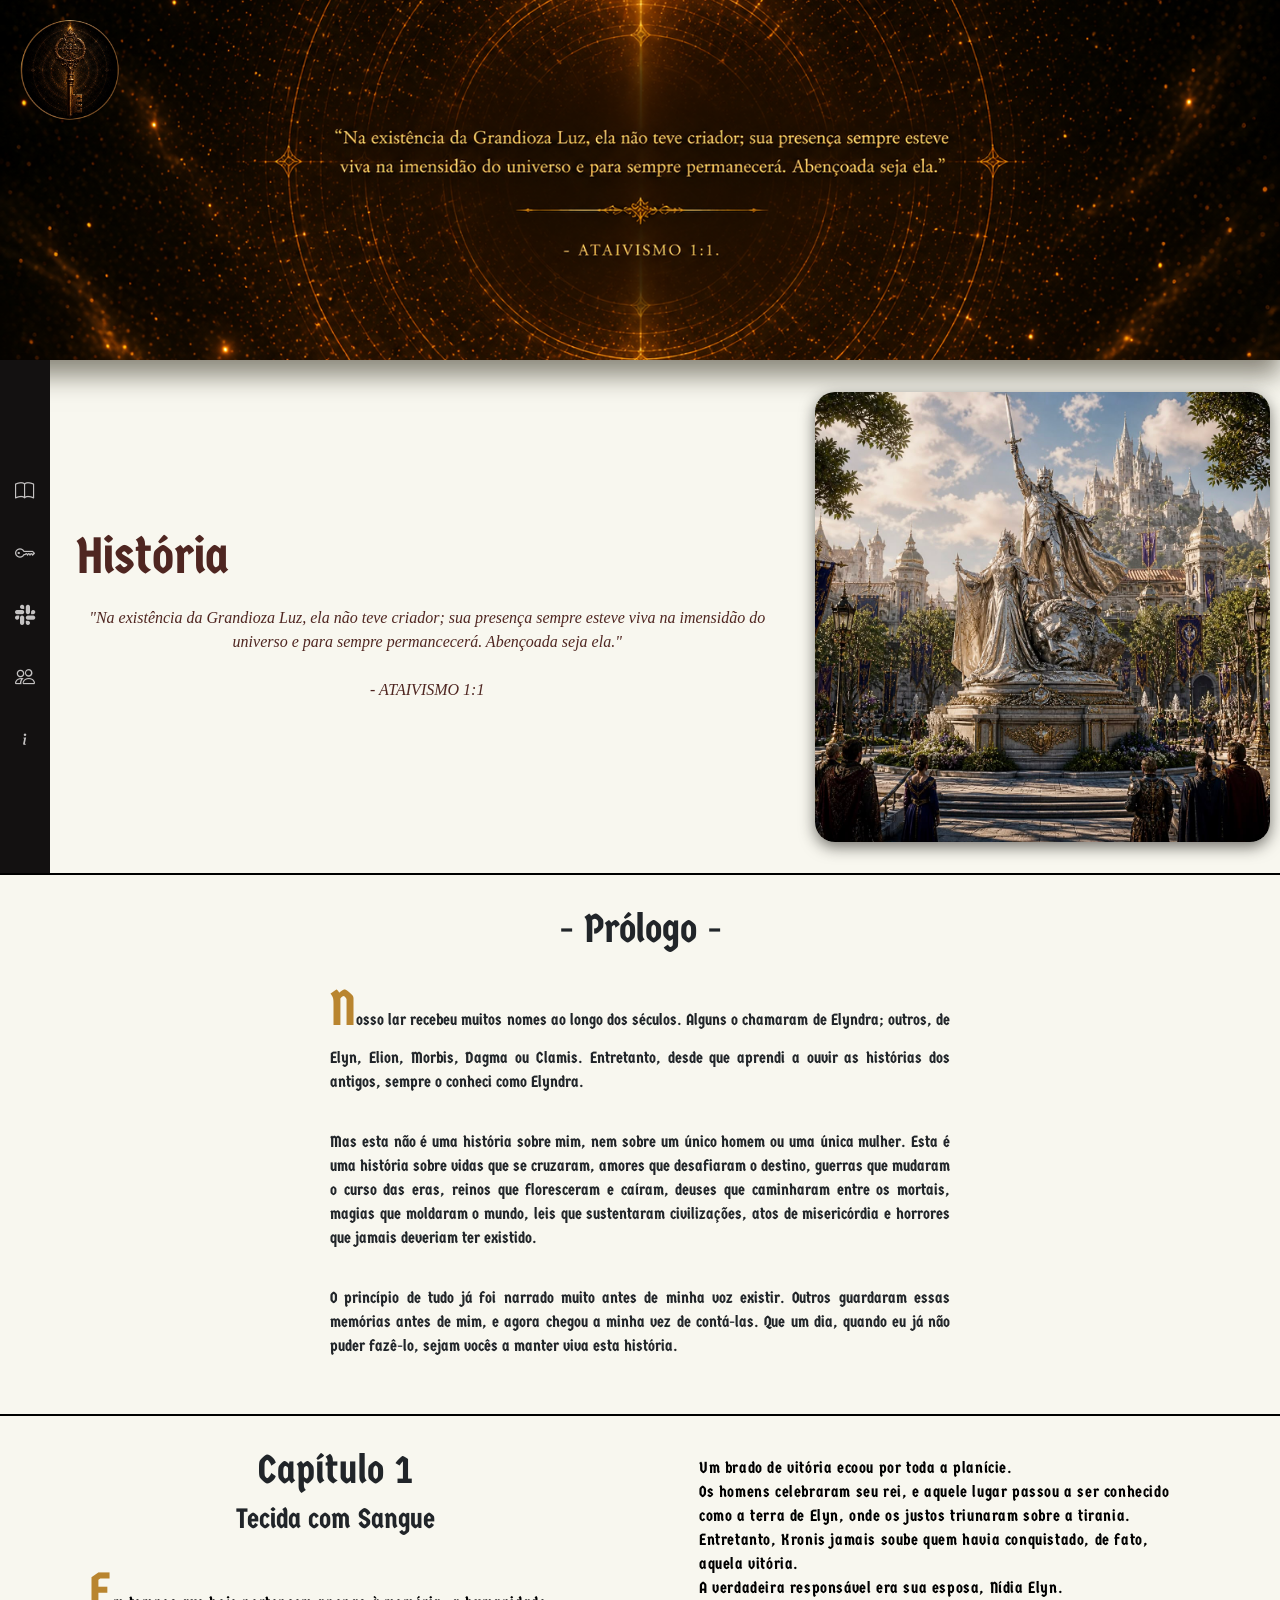
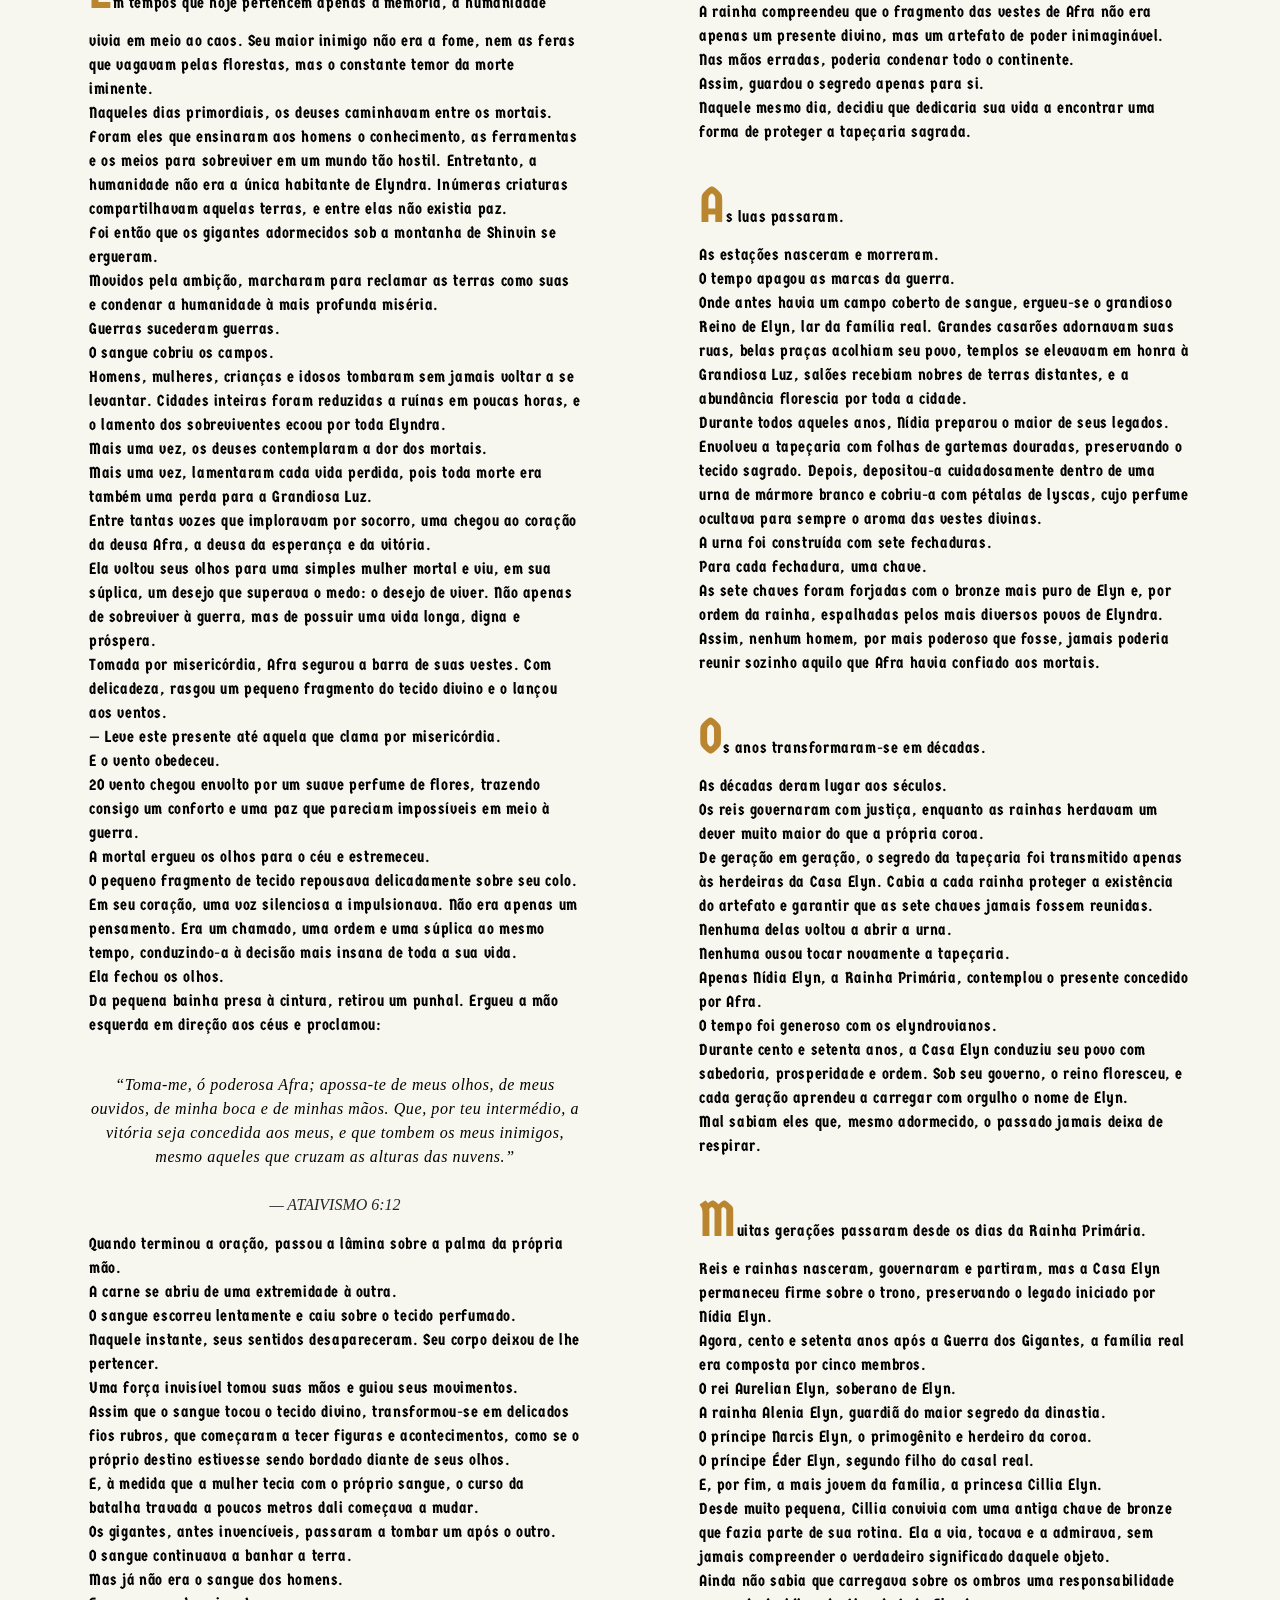
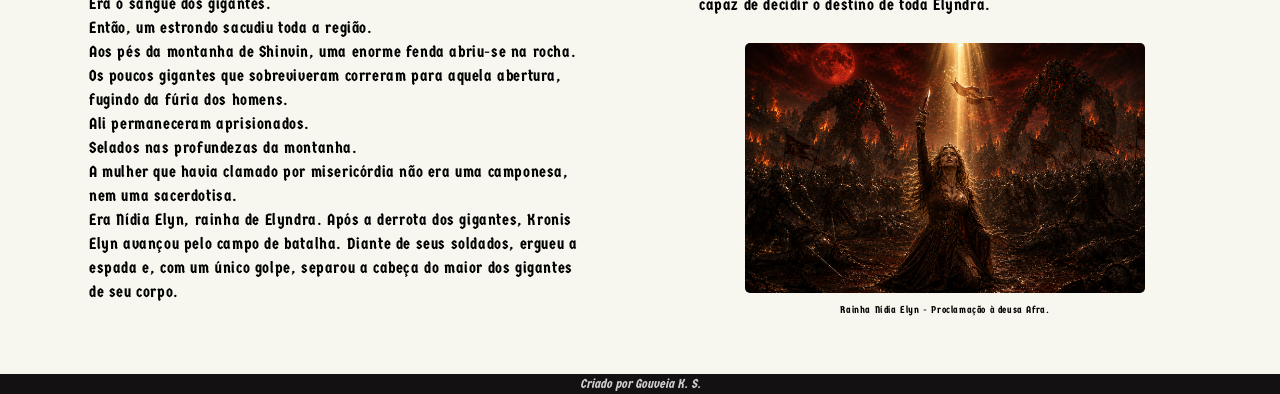
<file: paginas/Elyndra/historia.html>
<!DOCTYPE html>
<html lang="en">

<head>
    <meta charset="UTF-8">
    <meta name="viewport" content="width=device-width, initial-scale=1.0">
    <title>História</title>
    <link rel="stylesheet" href="../../style.css">
    <link rel="shortcut icon" href="../../imgs/favicon_icon/favicon.ico" type="image/x-icon">
    <link href="https://cdn.jsdelivr.net/npm/bootstrap@5.3.8/dist/css/bootstrap.min.css" rel="stylesheet">
    <link rel="stylesheet" href="https://cdn.jsdelivr.net/npm/bootstrap-icons@1.11.3/font/bootstrap-icons.min.css">
    <style>
        .container1 {
            background: url(../../imgs/historia/historia-capa.png) no-repeat center/ cover;
        }

        .citacaoAtaivista p,
        .citacaoAtaivista h6 {
            font-family: Georgia, 'Times New Roman', Times, serif;
            font-style: italic;
            text-align: center;
        }

        .historia {
            display: flex;
            padding: 30px;
            justify-content: space-around;
        }

        body {
            background-color: #f8f7ef;
        }

        .prologo {
            padding: 30px;
            border-top: 2px solid black;
            border-bottom: 2px solid black;
            display: flex;
            justify-content: center;
        }

        .prologo-info {
            width: 50vw;

        }

        .historia p {
            letter-spacing: 0.6px;
            color: black;
            text-align: initial;
        }

        .letraInicial {
            font-size: 50px;
            color: #B9852F;
        }

        .asideH {
            width: 40vw;
        }

        .img-Text {
            display: flex;
            justify-content: center;
        }

        .imgText {
            width: 400px;
            height: 250px;
            background: url(../../imgs/historia/nidia_cena.png) center / cover;
            border-radius: 5px;
        }

        @media screen and (max-width: 500px) {
            

            .info {
                height: 400px;
            }

            .prologo-info{
                width: 100%;
                font-size: 14px;
            }
            .historia{
                display: flex;
                flex-direction: column;
            }
            .historia-info{
                width: 100%;
            }
            .asideH{
                width: 100%;
                font-size: 14px;
            }
        }
    </style>

</head>

<body>
    <div class="container1">
        <div class="nav-search">
            <figure class="logo">
                <a href="../../index.html"><img class="img-logo" src="../../imgs/elyndra/img-logo.png"
                        alt="logomarca contos de Elyndra.jpeg"></a>
            </figure>
        </div>
    </div>
    <div class="info historia-info">
        <aside class="menu-esquerdo">
            <ul class="lista-lateral">
                <li title="História" data-bg="../../imgs/elyndra/livro.png"><a href="#"><i class="bi bi-book"></i></a>
                </li>

                <li data-bg="../../imgs/reinos/elyndra-mapa.png" title="Elyndra"><a href="elyndra.html"><i
                            class="bi bi-key"></i></a></li>

                <li data-bg="../../imgs/criaturas/tigre_com_asas2.jpeg" title="Criaturas"><a href="criaturas.html"><i
                            class="bi bi-slack"></i></a></li>

                <li data-bg="../../imgs/personagens/personagens.jpeg" title="Personagens"><a href="personagens.html"><i
                            class="bi bi-people"></i></a></li>

                <li data-bg="../../imgs/sobreNos/elyndra-info.jpeg" title="Sobre Nós"><a href="sobreNos.html"><i
                            class="bi bi-info"></i></a></li>
            </ul>
        </aside>
        <section class="info-inicial">
            <h1 class="text-bem-vindo">História</h1>
            <div class="citacaoAtaivista">
                <p>"Na existência da Grandioza Luz, ela não teve criador; sua presença sempre esteve
                    viva na imensidão do universo e para sempre permancecerá. Abençoada seja ela."</p>
                <h6> - ATAIVISMO 1:1</h6>
            </div>

        </section>
        <div id="img-alterar"></div>

    </div>
    <div class="prologo">
        <section class="prologo-info">
            <h1 style="text-align: center;"> - Prólogo -</h1>
            <p><i class="letraInicial">N</i>osso lar recebeu muitos nomes ao longo dos séculos. Alguns o chamaram de
                Elyndra; outros, de Elyn, Elion, Morbis, Dagma ou Clamis. Entretanto, desde que aprendi a ouvir as
                histórias
                dos antigos, sempre o conheci como Elyndra.</p>
            <p>Mas esta não é uma história sobre mim, nem sobre um único homem ou uma única mulher. Esta é uma história
                sobre vidas que se cruzaram, amores que desafiaram o destino, guerras que mudaram o curso das eras,
                reinos
                que floresceram e caíram, deuses que caminharam entre os mortais, magias que moldaram o mundo, leis que
                sustentaram civilizações, atos de misericórdia e horrores que jamais deveriam ter existido.</p>
            <p>O princípio de tudo já foi narrado muito antes de minha voz existir. Outros guardaram essas memórias
                antes de
                mim, e agora chegou a minha vez de contá-las. Que um dia, quando eu já não puder fazê-lo, sejam vocês a
                manter viva esta história.</p>
        </section>
    </div>
    <section class="historia">
        <aside class="left-historia asideH">
            <h1 style="text-align: center;">Capítulo 1</h1>
            <h3 style="text-align: center;">Tecida com Sangue</h3>
            <p><i class="letraInicial">E</i>m tempos que hoje pertencem apenas à memória, a humanidade vivia em meio ao
                caos. Seu maior inimigo não era a fome, nem as feras que vagavam pelas florestas, mas o constante temor
                da morte iminente. <br>
                Naqueles dias primordiais, os deuses caminhavam entre os mortais. Foram eles que ensinaram aos homens o
                conhecimento, as ferramentas e os meios para sobreviver em um mundo tão hostil. Entretanto, a humanidade
                não era a única habitante de Elyndra. Inúmeras criaturas compartilhavam aquelas terras, e entre elas não
                existia paz. <br>
                Foi então que os gigantes adormecidos sob a montanha de Shinvin se ergueram. <br>
                Movidos pela ambição, marcharam para reclamar as terras como suas e condenar a humanidade à mais
                profunda miséria. <br>
                Guerras sucederam guerras. <br>
                O sangue cobriu os campos. <br>
                Homens, mulheres, crianças e idosos tombaram sem jamais voltar a se levantar. Cidades inteiras foram
                reduzidas a ruínas em poucas horas, e o lamento dos sobreviventes ecoou por toda Elyndra. <br>
                Mais uma vez, os deuses contemplaram a dor dos mortais. <br>
                Mais uma vez, lamentaram cada vida perdida, pois toda morte era também uma perda para a Grandiosa Luz.
                <br>
                Entre tantas vozes que imploravam por socorro, uma chegou ao coração da deusa Afra, a deusa da esperança
                e da vitória. <br>
                Ela voltou seus olhos para uma simples mulher mortal e viu, em sua súplica, um desejo que superava o
                medo: o desejo de viver. Não apenas de sobreviver à guerra, mas de possuir uma vida longa, digna e
                próspera. <br>
                Tomada por misericórdia, Afra segurou a barra de suas vestes. Com delicadeza, rasgou um pequeno
                fragmento do tecido divino e o lançou aos ventos. <br>
                — Leve este presente até aquela que clama por misericórdia. <br>
                E o vento obedeceu. <br>
                2O vento chegou envolto por um suave perfume de flores, trazendo consigo um conforto e uma paz que
                pareciam impossíveis em meio à guerra. <br>
                A mortal ergueu os olhos para o céu e estremeceu. <br>
                O pequeno fragmento de tecido repousava delicadamente sobre seu colo. <br>
                Em seu coração, uma voz silenciosa a impulsionava. Não era apenas um pensamento. Era um chamado, uma
                ordem e uma súplica ao mesmo tempo, conduzindo-a à decisão mais insana de toda a sua vida. <br>
                Ela fechou os olhos. <br>
                Da pequena bainha presa à cintura, retirou um punhal. Ergueu a mão esquerda em direção aos céus e
                proclamou:</p>
            <div class="citacaoAtaivista">
                <p style="text-align: center;">“Toma-me, ó poderosa Afra; apossa-te de meus olhos, de meus ouvidos, de
                    minha boca e de minhas mãos. Que, por teu intermédio, a vitória seja concedida aos meus, e que
                    tombem os meus inimigos, mesmo aqueles que cruzam as alturas das nuvens.”</p>
                <h6>— ATAIVISMO 6:12</h6>
            </div>
            <p>Quando terminou a oração, passou a lâmina sobre a palma da própria mão. <br>
                A carne se abriu de uma extremidade à outra. <br>
                O sangue escorreu lentamente e caiu sobre o tecido perfumado. <br>
                Naquele instante, seus sentidos desapareceram. Seu corpo deixou de lhe pertencer. <br>
                Uma força invisível tomou suas mãos e guiou seus movimentos. <br>
                Assim que o sangue tocou o tecido divino, transformou-se em delicados fios rubros, que começaram a tecer
                figuras e acontecimentos, como se o próprio destino estivesse sendo bordado diante de seus olhos. <br>
                E, à medida que a mulher tecia com o próprio sangue, o curso da batalha travada a poucos metros dali
                começava a mudar. <br>
                Os gigantes, antes invencíveis, passaram a tombar um após o outro. <br>
                O sangue continuava a banhar a terra. <br>
                Mas já não era o sangue dos homens. <br>
                Era o sangue dos gigantes. <br>
                Então, um estrondo sacudiu toda a região. <br>
                Aos pés da montanha de Shinvin, uma enorme fenda abriu-se na rocha. <br>
                Os poucos gigantes que sobreviveram correram para aquela abertura, fugindo da fúria dos homens. <br>
                Ali permaneceram aprisionados. <br>
                Selados nas profundezas da montanha. <br>
                A mulher que havia clamado por misericórdia não era uma camponesa, nem uma sacerdotisa. <br>
                Era Nídia Elyn, rainha de Elyndra. Após a derrota dos gigantes, Kronis Elyn avançou pelo campo de
                batalha. Diante de seus soldados, ergueu a espada e, com um único golpe, separou a cabeça do maior dos
                gigantes de seu corpo. <br>
            </p>
        </aside>
        <aside class="right-historia asideH">
            <p>

                Um brado de vitória ecoou por toda a planície. <br>
                Os homens celebraram seu rei, e aquele lugar passou a ser conhecido como a terra de Elyn, onde os justos
                triunaram sobre a tirania. <br>
                Entretanto, Kronis jamais soube quem havia conquistado, de fato, aquela vitória. <br>
                A verdadeira responsável era sua esposa, Nídia Elyn. <br>
                A rainha compreendeu que o fragmento das vestes de Afra não era apenas um presente divino, mas um
                artefato de poder inimaginável. Nas mãos erradas, poderia condenar todo o continente. <br>
                Assim, guardou o segredo apenas para si. <br>
                Naquele mesmo dia, decidiu que dedicaria sua vida a encontrar uma forma de proteger a tapeçaria sagrada.
                <br><br>
                <i class="letraInicial">A</i>s luas passaram. <br>
                As estações nasceram e morreram. <br>
                O tempo apagou as marcas da guerra. <br>
                Onde antes havia um campo coberto de sangue, ergueu-se o grandioso Reino de Elyn, lar da família real.
                Grandes casarões adornavam suas ruas, belas praças acolhiam seu povo, templos se elevavam em honra à
                Grandiosa Luz, salões recebiam nobres de terras distantes, e a abundância florescia por toda a cidade.
                <br>
                Durante todos aqueles anos, Nídia preparou o maior de seus legados. <br>
                Envolveu a tapeçaria com folhas de gartemas douradas, preservando o tecido sagrado. Depois, depositou-a
                cuidadosamente dentro de uma urna de mármore branco e cobriu-a com pétalas de lyscas, cujo perfume
                ocultava para sempre o aroma das vestes divinas. <br>
                A urna foi construída com sete fechaduras. <br>
                Para cada fechadura, uma chave. <br>
                As sete chaves foram forjadas com o bronze mais puro de Elyn e, por ordem da rainha, espalhadas pelos
                mais diversos povos de Elyndra. <br>
                Assim, nenhum homem, por mais poderoso que fosse, jamais poderia reunir sozinho aquilo que Afra havia
                confiado aos mortais. <br><br>
                <i class="letraInicial">O</i>s anos transformaram-se em décadas. <br>
                As décadas deram lugar aos séculos. <br>
                Os reis governaram com justiça, enquanto as rainhas herdavam um dever muito maior do que a própria
                coroa. <br>
                De geração em geração, o segredo da tapeçaria foi transmitido apenas às herdeiras da Casa Elyn. Cabia a
                cada rainha proteger a existência do artefato e garantir que as sete chaves jamais fossem reunidas. <br>
                Nenhuma delas voltou a abrir a urna. <br>
                Nenhuma ousou tocar novamente a tapeçaria. <br>
                Apenas Nídia Elyn, a Rainha Primária, contemplou o presente concedido por Afra. <br>
                O tempo foi generoso com os elyndrovianos. <br>
                Durante cento e setenta anos, a Casa Elyn conduziu seu povo com sabedoria, prosperidade e ordem. Sob seu
                governo, o reino floresceu, e cada geração aprendeu a carregar com orgulho o nome de Elyn. <br>
                Mal sabiam eles que, mesmo adormecido, o passado jamais deixa de respirar. <br><br>
                <i class="letraInicial">M</i>uitas gerações passaram desde os dias da Rainha Primária. <br>
                Reis e rainhas nasceram, governaram e partiram, mas a Casa Elyn permaneceu firme sobre o trono,
                preservando o legado iniciado por Nídia Elyn. <br>
                Agora, cento e setenta anos após a Guerra dos Gigantes, a família real era composta por cinco membros.
                <br>
                O rei Aurelian Elyn, soberano de Elyn. <br>
                A rainha Alenia Elyn, guardiã do maior segredo da dinastia. <br>
                O príncipe Narcis Elyn, o primogênito e herdeiro da coroa. <br>
                O príncipe Éder Elyn, segundo filho do casal real. <br>
                E, por fim, a mais jovem da família, a princesa Cillia Elyn. <br>
                Desde muito pequena, Cillia convivia com uma antiga chave de bronze que fazia parte de sua rotina. Ela a
                via, tocava e a admirava, sem jamais compreender o verdadeiro significado daquele objeto. <br>
                Ainda não sabia que carregava sobre os ombros uma responsabilidade capaz de decidir o destino de toda
                Elyndra.
            </p>
            <div class="img-Text">
                <div class="imgText"></div>
            </div>
            <p style="text-align: center; font-size: 10px;">Rainha Nídia Elyn - Proclamação à deusa Afra.</p>
        </aside>
    </section>
    <footer class="rodape">Criado por Gouveia K. S.</footer>
    <script src="../../script.js"></script>
</body>

</html>
</file>
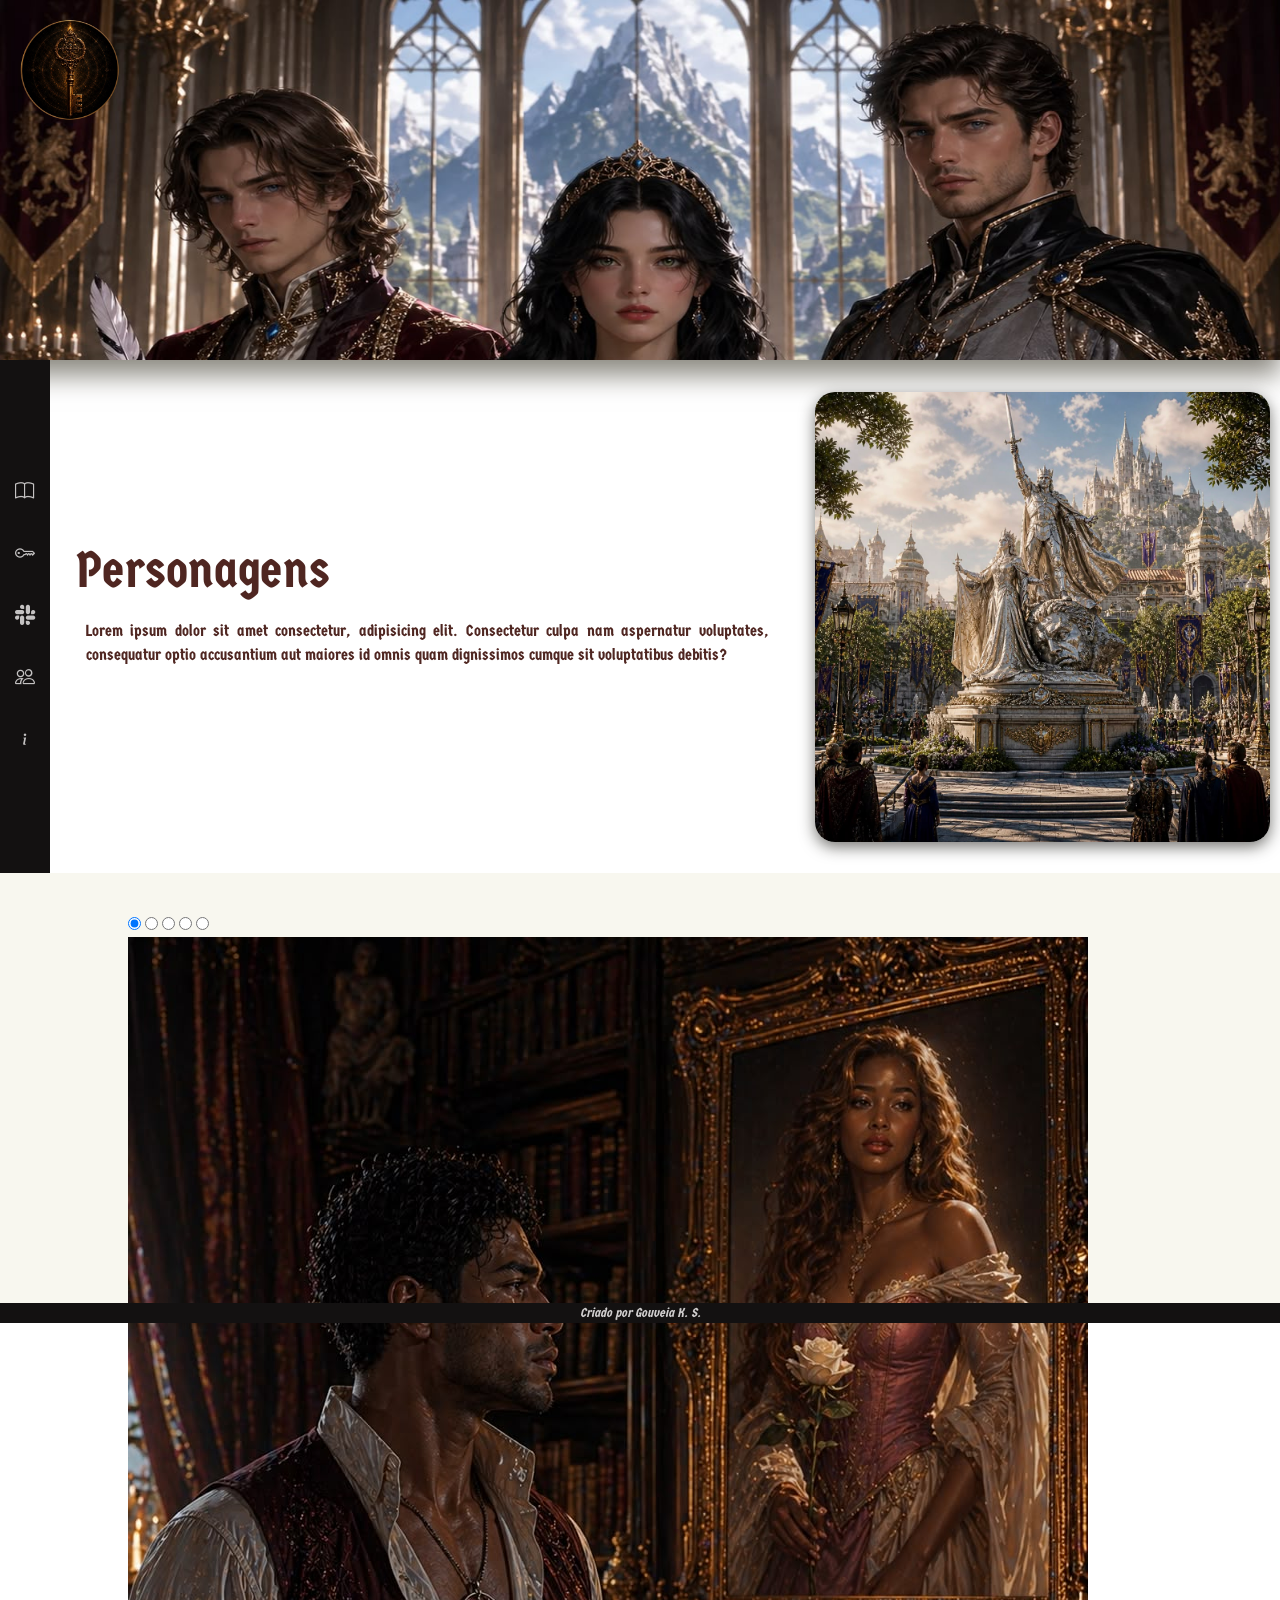
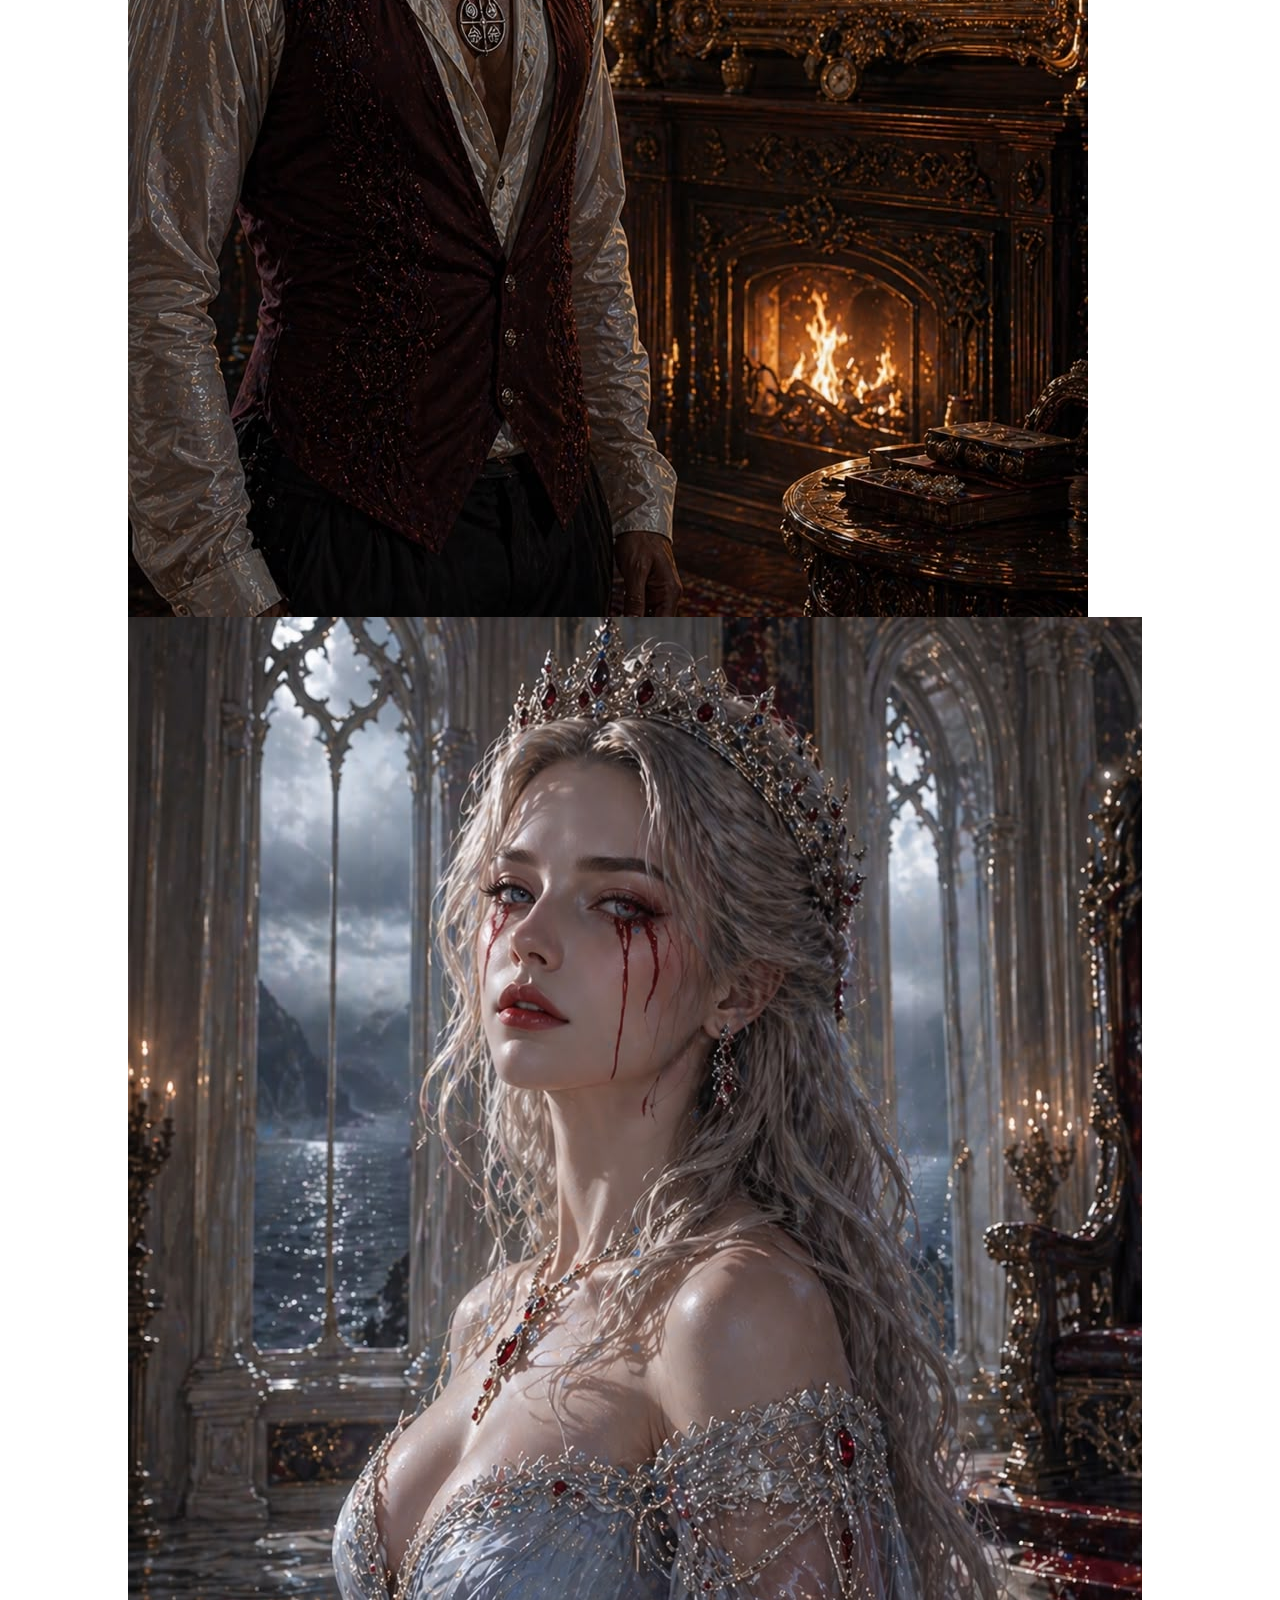
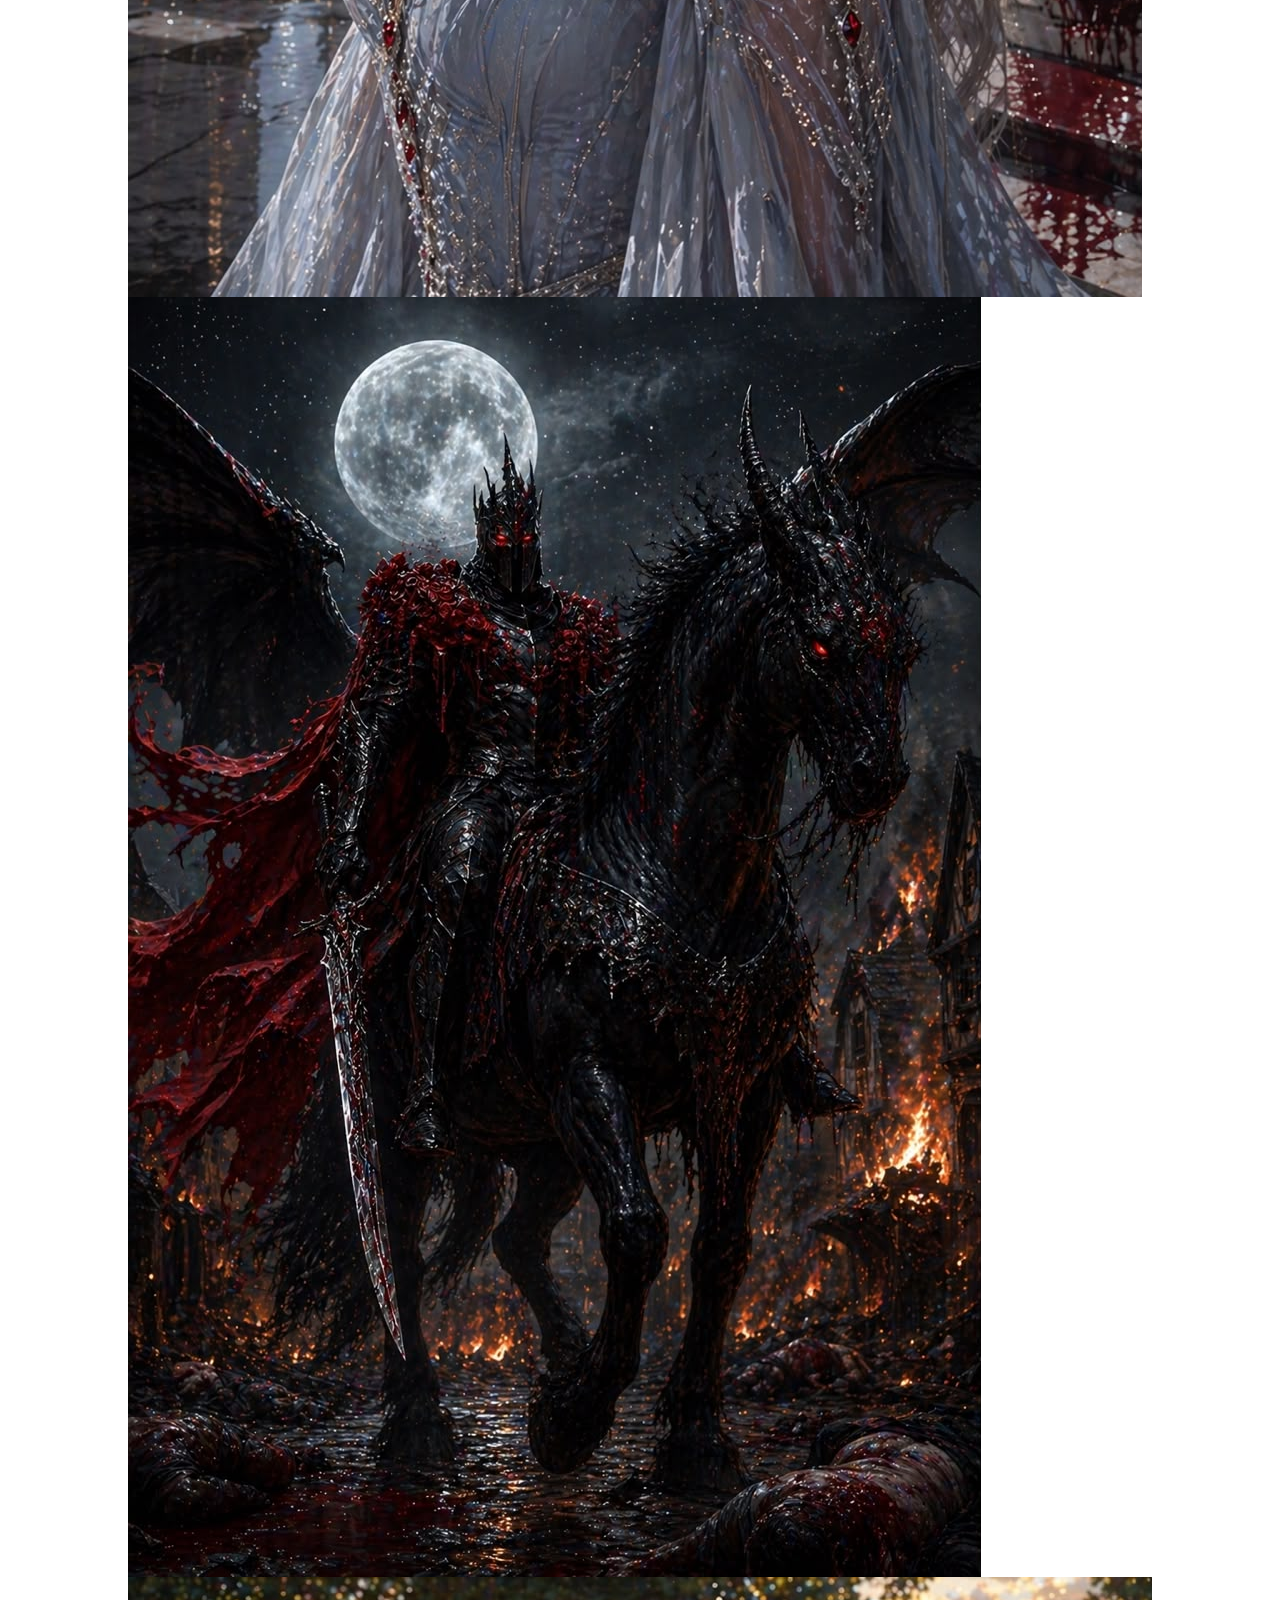
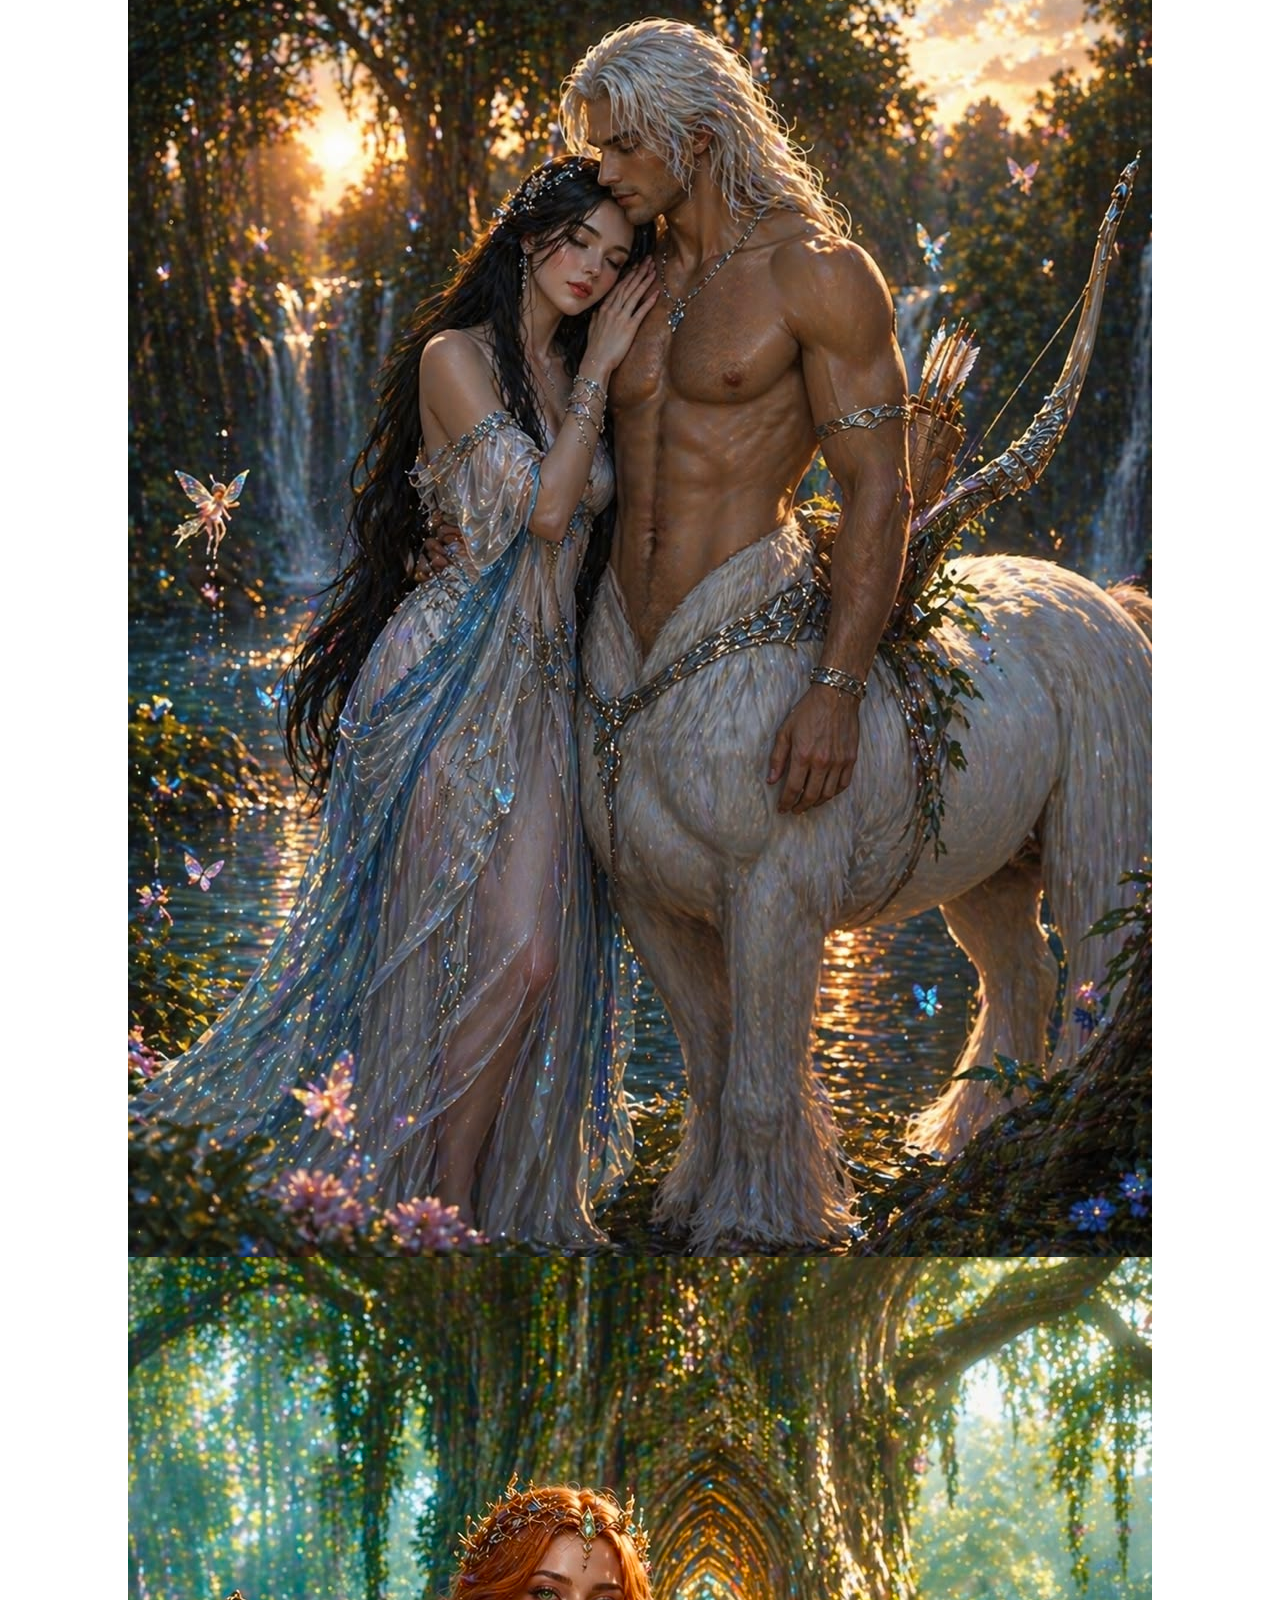
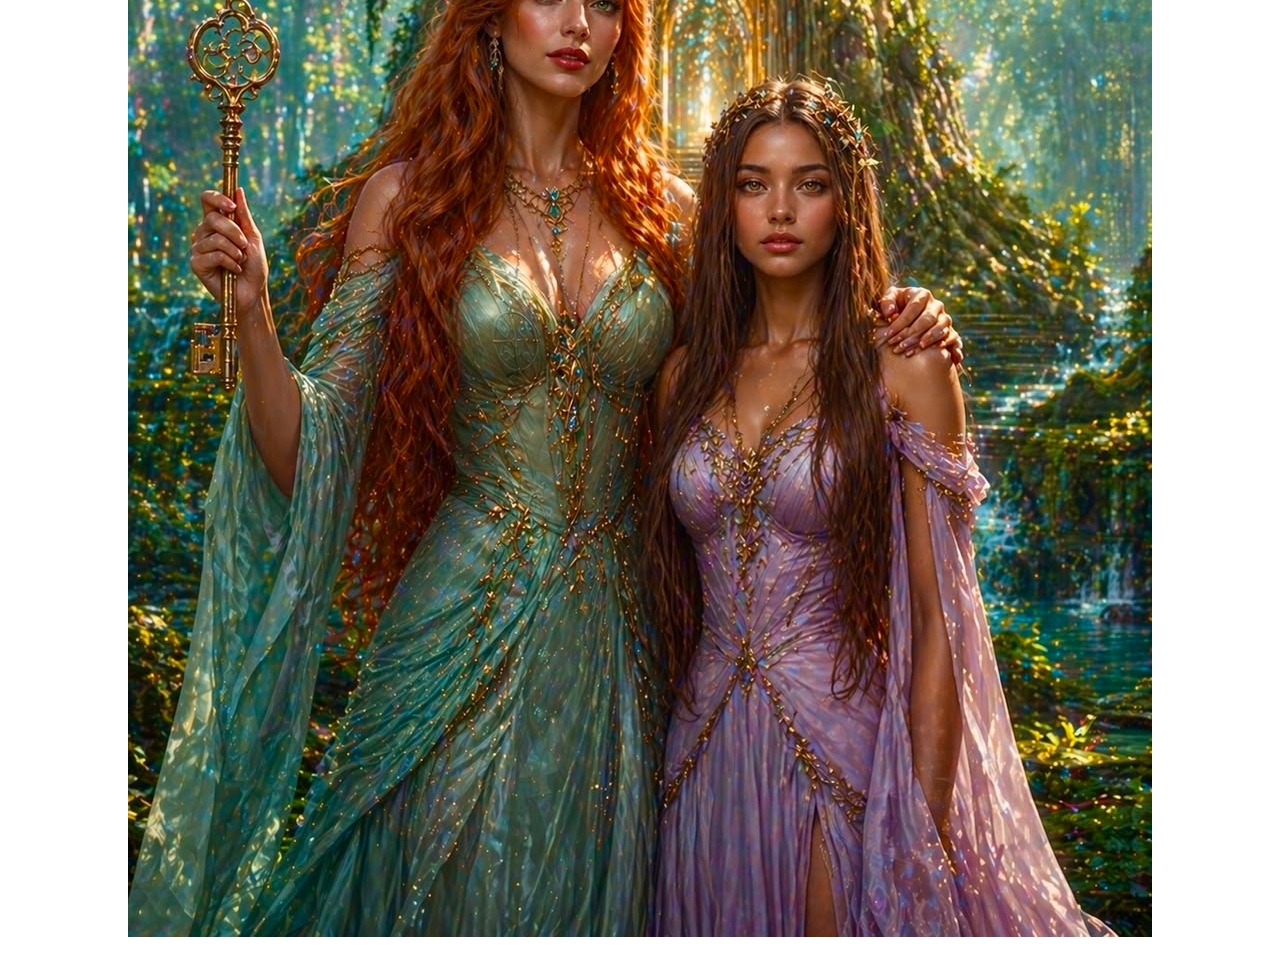
<file: paginas/Elyndra/personagens.html>
<!DOCTYPE html>
<html lang="en">

<head>
    <meta charset="UTF-8">
    <meta name="viewport" content="width=device-width, initial-scale=1.0">
    <title>Etérion - Contos de Elyndra</title>
    <link rel="stylesheet" href="../../style.css">
    <link rel="shortcut icon" href="../../imgs/favicon_icon/favicon.ico" type="image/x-icon">
    <link href="https://cdn.jsdelivr.net/npm/bootstrap@5.3.8/dist/css/bootstrap.min.css" rel="stylesheet">
    <link rel="stylesheet" href="https://cdn.jsdelivr.net/npm/bootstrap-icons@1.11.3/font/bootstrap-icons.min.css">
    <link rel="stylesheet" href="../../paginas/Elyndra/criaturas.css">
    <style>
        .info-personagens {
            display: flex;
            align-items: center;
            justify-content: center;
            padding: 40px;
            background-color: #f8f7ef;
        }

        .slider {
            height: 350px;
        }

        .container1 {
            background-image: url(../../imgs/personagens/reis.jpeg);
            background-repeat: no-repeat;
            background-size: 100% 240%;
        }

        @media screen and (max-width: 500px) {
            .navigation-manual {
                margin-top: 320px;
            }

            .navigation-auto {
                margin-top: 320px;
            }
        }
    </style>

</head>

<body>
    <div class="container1">
        <div class="nav-search">
            <figure class="logo">
                <a href="../../index.html"><img class="img-logo" src="../../imgs/elyndra/img-logo.png"
                        alt="logomarca contos de Elyndra.jpeg"></a>
            </figure>
        </div>
    </div>
    <div class="info personagens-info">
        <aside class="menu-esquerdo">
            <ul class="lista-lateral">
                <li title="História" data-bg="../../imgs/elyndra/livro.png"><a href="historia.html"><i
                            class="bi bi-book"></i></a></li>

                <li data-bg="../../imgs/reinos/elyndra-mapa.png" title="Elyndra"><a href="elyndra.html"><i
                            class="bi bi-key"></i></a></li>

                <li data-bg="../../imgs/criaturas/tigre_com_asas2.jpeg" title="Criaturas"><a href="criaturas.html"><i
                            class="bi bi-slack"></i></a></li>

                <li data-bg="../../imgs/personagens/personagens.jpeg" title="Personagens"><a href="#"><i
                            class="bi bi-people"></i></a></li>

                <li data-bg="../../imgs/sobreNos/elyndra-info.jpeg" title="Sobre Nós"><a href="sobreNos.html"><i
                            class="bi bi-info"></i></a></li>
            </ul>
        </aside>
        <section class="info-inicial">
            <h1 class="text-bem-vindo">Personagens</h1>
            <p>Lorem ipsum dolor sit amet consectetur, adipisicing elit. Consectetur culpa nam aspernatur voluptates,
                consequatur optio accusantium aut maiores id omnis quam dignissimos cumque sit voluptatibus debitis?
            </p>

        </section>
        <div id="img-alterar"></div>
    </div>
    <section class="info-personagens">
        <div class="slider">
            <div class="slides">
                <input type="radio" name="radio-btn" id="radio1">
                <input type="radio" name="radio-btn" id="radio2">
                <input type="radio" name="radio-btn" id="radio3">
                <input type="radio" name="radio-btn" id="radio4">
                <input type="radio" name="radio-btn" id="radio5">


                <div class="slide first">
                    <img src="../../imgs/personagens/p1.jpeg" alt="Personagem 1">
                </div>
                <div class="slide">
                    <img src="../../imgs/personagens/p2.jpeg" alt="Personagem 2">
                </div>
                <div class="slide">
                    <img src="../../imgs/personagens/p3.jpeg" alt="Personagem 3">
                </div>
                <div class="slide">
                    <img src="../../imgs/personagens/p4.jpeg" alt="Personagem 4">
                </div>
                <div class="slide">
                    <img src="../../imgs/personagens/p5.jpeg" alt="Personagem 5">
                </div>

                <div class="navigation-auto">
                    <div class="auto-btn1"></div>
                    <div class="auto-btn2"></div>
                    <div class="auto-btn3"></div>
                    <div class="auto-btn4"></div>
                    <div class="auto-btn5"></div>
                </div>

                <div class="navigation-manual">
                    <label for="radio1" class="manual-btn"></label>
                    <label for="radio2" class="manual-btn"></label>
                    <label for="radio3" class="manual-btn"></label>
                    <label for="radio4" class="manual-btn"></label>
                    <label for="radio5" class="manual-btn"></label>
                </div>
            </div>
    </section>
    <footer class="rodape">Criado por Gouveia K. S.</footer>
    <script src="../../script.js"></script>
</body>

</html>
</file>
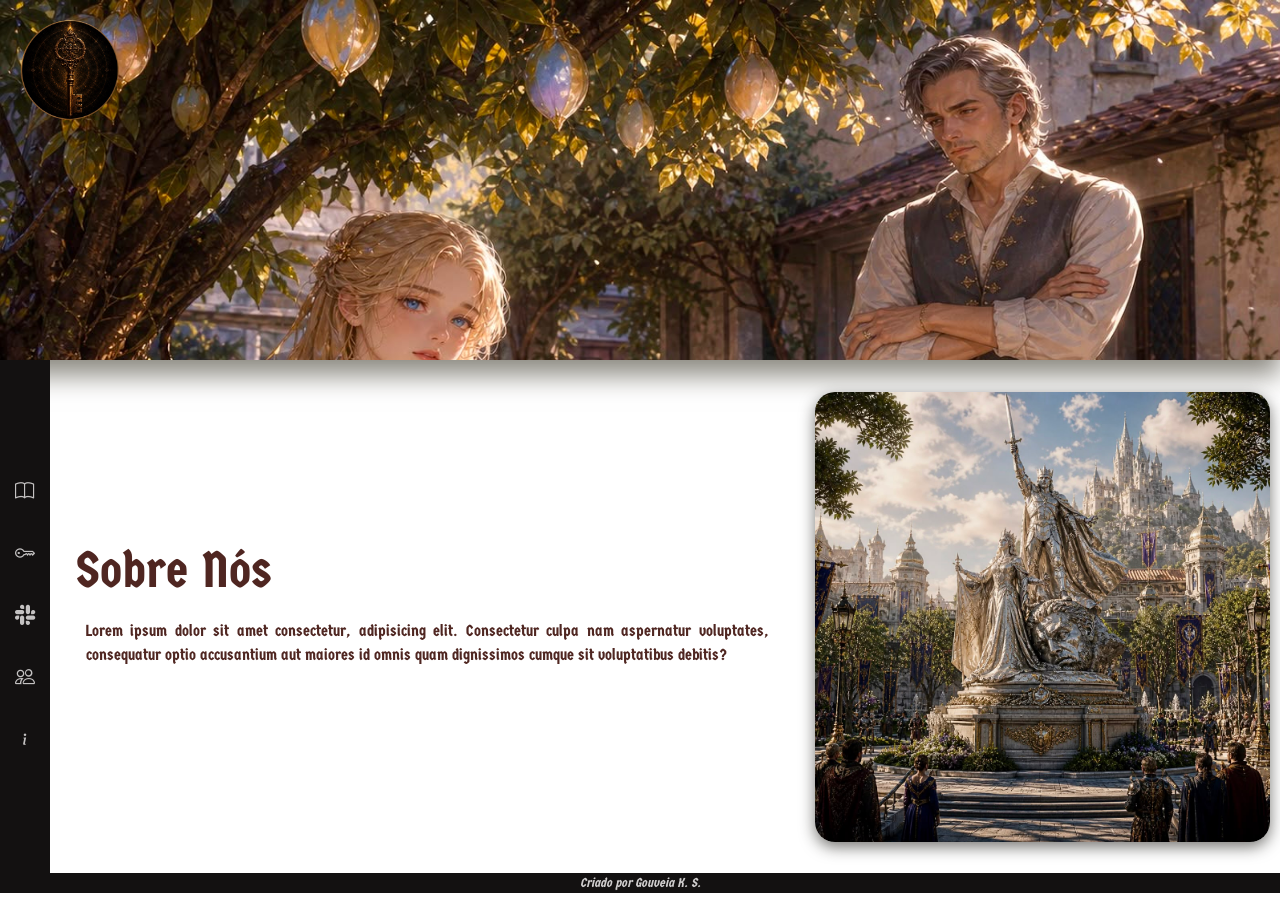
<file: paginas/Elyndra/sobreNos.html>
<!DOCTYPE html>
<html lang="en">

<head>
    <meta charset="UTF-8">
    <meta name="viewport" content="width=device-width, initial-scale=1.0">
    <title>Personagens</title>
    <link rel="stylesheet" href="../../style.css">
    <link rel="shortcut icon" href="../../imgs/favicon_icon/favicon.ico" type="image/x-icon">
    <link href="https://cdn.jsdelivr.net/npm/bootstrap@5.3.8/dist/css/bootstrap.min.css" rel="stylesheet">
    <link rel="stylesheet" href="https://cdn.jsdelivr.net/npm/bootstrap-icons@1.11.3/font/bootstrap-icons.min.css">
    <style>
        .container1 {
            background-image: url(../../imgs/sobreNos/sobreNos.jpeg);
            background-repeat: no-repeat;
            background-size: 100% 260%;
        }
    </style>

</head>

<body>
    <div class="container1">
        <div class="nav-search">
            <figure class="logo">
                <a href="../../index.html"><img class="img-logo" src="../../imgs/elyndra/img-logo.png"
                        alt="logomarca contos de Elyndra.jpeg"></a>
            </figure>
        </div>
    </div>
    <div class="info sobreNos-info">
        <aside class="menu-esquerdo">
            <ul class="lista-lateral">
                <li title="História" data-bg="../../imgs/elyndra/livro.png"><a href="historia.html"><i
                            class="bi bi-book"></i></a></li>

                <li data-bg="../../imgs/reinos/elyndra-mapa.png" title="Elyndra"><a href="elyndra.html"><i
                            class="bi bi-key"></i></a></li>

                <li data-bg="../../imgs/criaturas/tigre_com_asas2.jpeg" title="Criaturas"><a href="criaturas.html"><i
                            class="bi bi-slack"></i></a></li>

                <li data-bg="../../imgs/personagens/personagens.jpeg" title="Personagens"><a href="personagens.html"><i
                            class="bi bi-people"></i></a></li>

                <li data-bg="../../imgs/sobreNos/elyndra-info.jpeg" title="Sobre Nós"><a href="#"><i
                            class="bi bi-info"></i></a></li>
            </ul>
        </aside>
        <section class="info-inicial">
            <h1 class="text-bem-vindo">Sobre Nós</h1>
            <p>Lorem ipsum dolor sit amet consectetur, adipisicing elit. Consectetur culpa nam aspernatur voluptates,
                consequatur optio accusantium aut maiores id omnis quam dignissimos cumque sit voluptatibus debitis?
            </p>
        </section>
        <div id="img-alterar"></div>
    </div>
    <footer class="rodape">Criado por Gouveia K. S.</footer>
    <script src="../../script.js"></script>
</body>

</html>
</file>
<file: css/style.css>
* {
    padding: 0;
    margin: 0;
    box-sizing: border-box;
}


/*  TEMA CLARO (PADRÃO)  */
:root {
    --bg: #f4f0e6;
    --bg-secondary: #eae3d3;

    --card: #fffcf5;
    --card-hover: #e5d9c5;

    --border: #cfc2aa;

    --text: #1b242c;
    --text-secondary: #444f55;

    --primary: #a67c32;
    --primary-hover: #c59a4a;
    --primary-dark: #75551f;

    --hero-overlay: rgba(241, 241, 241, 0.726);
}

body.dark-mode>main {
    background: url(../imgs/banners/--bg-escuro.png) center / contain;
}

main {
    background: url(../imgs/banners/--bg-claro.jpeg) center / contain;
}

/*   TEMA ESCURO  */
body.dark-mode {
    --bg: #0b0f14;
    --bg-secondary: #111820;

    --card: #161f29;
    --card-hover: #1d2833;

    --border: #2a3642;

    --text: #e8e6e1;
    --text-secondary: #d9dbdd;

    --primary: #c9a45c;
    --primary-hover: #e0c27a;
    --primary-dark: #8d6b32;

    --hero-overlay: rgba(11, 15, 20, 0.75);
}


/*   BODY    */
body {
    background-color: var(--bg);
    color: var(--text);

    font-family: Arial, sans-serif;

    transition: background-color 0.3s ease,
        color 0.3s ease;
}


/*    LINKS    */
a {
    color: inherit;
    text-decoration: none;
}


/*  BOTÕES   */
button {
    font: inherit;
    cursor: pointer;
}


/*  HEADER  */
header {
    width: 100%;
    height: 80px;

    display: flex;
    align-items: center;
    justify-content: space-between;
    padding: 0 8%;
    background-color: var(--bg);
    border-bottom: 1px solid var(--border);

    /*Faz o menu permanecer no topo quando rolar a página*/
    position: sticky;
    top: 0;

    /*Garante que o header fique por cima dos outros elementos*/
    z-index: 1000;
}


/*  LOGO  */
.logo {
    font-size: 1.5rem;
    font-weight: bold;
    letter-spacing: 3px;
    color: var(--primary);
}


/*  MENU  */
.menu {
    display: flex;
    align-items: center;
    gap: 25px;
}

.menu a {
    color: var(--text-secondary);
    font-size: 0.95rem;
    transition: color 0.3s ease;
}

.menu a:hover {
    color: var(--primary);
}


/*  AÇÕES  */
.acoes {
    display: flex;
    align-items: center;
    gap: 15px;
}

.acoes button {
    border: none;
    background: transparent;
    color: var(--text);
    font-size: 1.4rem;
    transition: color 0.3s ease;
}

.acoes button:hover {
    color: var(--primary);
}


/*  BOTÃO MOBILE  */
#btnMenu {
    display: none;
}


/*  HERO  */
.hero {
    min-height: calc(100vh - 80px);
    display: flex;
    align-items: center;
    padding: 80px 8%;
    background-image:
        linear-gradient(to right,
            var(--hero-overlay),
            rgba(0, 0, 0, 0.048) 100%),
        url(../imgs/banners/banner-principal.png);
    background-size: cover;
    background-position: center;
    background-repeat: no-repeat;
}


/*  CONTEÚDO  */
.hero-conteudo {
    max-width: 650px;
}


/*  SUBTÍTULO  */
.hero-subtitulo {
    color: var(--primary-dark);
    font-size: 0.9rem;
    letter-spacing: 3px;
    margin-bottom: 20px;
}


/*  TÍTULO  */
.hero h1 {
    /*4rem - tamanho mínimo, 10vw - tamanho flexível, 8rem - tamanho máximo*/
    font-size: clamp(4rem, 10vw, 8rem);

    letter-spacing: 10px;
    margin-bottom: 20px;
}


/*  TEXTO  */
.hero-texto {
    max-width: 550px;
    color: var(--text-secondary);
    font-size: 1.1rem;
    line-height: 1.7;
    margin-bottom: 35px;
}


/*  BOTÃO  */
.btn-principal {
    display: inline-flex;
    align-items: center;
    gap: 10px;
    padding: 15px 25px;
    background-color: var(--primary);
    color: var(--bg);
    font-weight: bold;
    transition: 0.3s ease;
}

.btn-principal:hover {
    background-color: var(--primary-hover);
    transform: translateY(-3px);
}


/*  EXPLORAR ELYNDRA  */
.explorar {
    padding: 100px 8%;
}


/*  TÍTULO DA SEÇÃO  */
.titulo-secao {
    text-align: center;
    margin-bottom: 60px;
}

.titulo-secao p {
    color: var(--primary);
    font-size: 0.85rem;
    letter-spacing: 3px;
    margin-bottom: 12px;
}

.titulo-secao h2 {
    font-size: clamp(2rem, 5vw, 3.5rem);
    margin-bottom: 15px;
}

.titulo-secao span {
    display: block;
    width: 60px;
    height: 2px;
    background-color: var(--primary);
    margin: 0 auto;
}


/*   DISPLAY GRID PARA CRIAR OS CARDS  */
.explorar-grid {
    display: grid;
    grid-template-columns: repeat(3, 1fr);
    gap: 25px;
}


/*  CARD EXPLORAR  */
.explorar-card {
    display: flex;
    flex-direction: column;
    border-top: 1px solid #fffcf5;
    border-left: 1px solid #fffcf5;
    border-radius: 20px;
    box-shadow: 3px 3px 15px black;
    overflow: hidden;
    transition:
        transform 0.3s ease,
        border-color 0.3s ease;
    backdrop-filter: blur(1px);
}

.explorar-imagem {
    height: 220px;
    overflow: hidden;
}

.explorar-imagem img {
    width: 100%;
    height: 100%;
    object-fit: cover;
    transition: transform 0.4s ease;
}

.explorar-card:hover {
    transform: translateY(-8px);
    border-color: var(--primary);
}

.explorar-card:hover .explorar-imagem img {
    transform: scale(1.08);
}

.explorar-conteudo {
    padding: 25px;
    display: flex;
    flex-direction: column;
    flex-grow: 1;
}

.explorar-conteudo h3 {
    font-size: 1.5rem;
    margin-bottom: 12px;
}

.explorar-conteudo p {
    color: var(--text-secondary);
    line-height: 1.6;
    margin-bottom: 20px;
}

.explorar-conteudo span {
    color: var(--primary);
    font-weight: 600;
    display: inline-flex;
    align-items: center;
    gap: 8px;
    margin-top: auto;
}


/*  ÍCONES DO CARD  */
.explorar-conteudo span i {
    transition: transform 0.3s ease;
}

.explorar-card:hover .explorar-conteudo span i {
    transform: translateX(6px);
}


/*    SOBRE    */
.sobre {
    display: flex;
    align-items: center;
    gap: 60px;
    padding: 100px 10%;
}

.sobre-imagem {
    flex: 1;
}

.sobre-imagem img {
    width: 100%;
    display: block;
}

.sobre-conteudo {
    flex: 1;
}

.sobre-conteudo h2 {
    font-size: clamp(2rem, 5vw, 3.5rem);
    margin-bottom: 20px;
}

.sobre-conteudo>p:not(.subtitulo) {
    margin-bottom: 20px;
    line-height: 1.7;
}

.btn-sobre {
    display: inline-block;
    margin-top: 10px;
    padding: 14px 25px;
    background-color: var(--primary);
    color: var(--text);
    text-decoration: none;
}

.btn-sobre:hover {
    opacity: 0.85;
}


/*   DESTAQUES  */
.destaques {
    padding: 5%;
}

.destaques-grid {
    display: grid;
    grid-template-columns: repeat(4, 1fr);
    gap: 20px;
}

.destaques-card {
    border-top: 1px solid var(--text-secondary);
    border-left: 1px solid var(--text-secondary);
    border-radius: 20px;
    backdrop-filter: blur(1px);
    box-shadow: 2px 2px 15px black;
    overflow: hidden;
    display: flex;
    flex-direction: column;
    flex: 1;
}

.destaques-card img {
    width: 100%;
    height: 220px;
    object-fit: cover;
    display: block;
}

.destaques-conteudo {
    padding: 25px;
    display: flex;
    flex-direction: column;
}

.destaques-conteudo h3 {
    font-size: 1.4rem;
    margin-bottom: 12px;
}

.destaques-conteudo p {
    color: var(--text-secondary);
    line-height: 1.6;
    margin-bottom: 20px;
}

.destaques-conteudo a {
    color: var(--bg);
    text-decoration: none;
    font-weight: bold;
    margin-top: auto;
    padding: 10px 20px;
    transition: transform 0.4s ease;
    background-color: var(--primary);
    align-self: flex-start;
}

.destaques-conteudo a:hover {
    transform: translateY(-4px);
    background-color: var(--primary-hover);
}


/*   RODAPÉ  */
.rodape {
    background-color: var(--card);
    padding: 70px 10% 30px;
}

.rodape-conteudo {
    display: flex;
    justify-content: space-between;
    gap: 50px;
}

.rodape-info h2 {
    font-size: 2rem;
    margin-bottom: 15px;
}

.rodape-info p {
    color: var(--text-secondary);
    line-height: 1.6;
    max-width: 350px;
}

.rodape-links h3 {
    margin-bottom: 15px;
}

.rodape-links {
    display: flex;
    flex-direction: column;
    gap: 10px;
    margin-bottom: 20px;
}

.rodape-links a {
    color: var(--text-secondary);
    text-decoration: none;
}

.rodape-links a:hover {
    color: var(--primary);
}




/*   PÁGINAS  BANNER  */
.paginas-banner {
    padding: 120px 10%;
    display: flex;
    flex-direction: column;
    align-items: center;
    justify-content: center;
    min-height: calc(100vh - 80px);
    background-position: center;
    background-size: cover;
    background-repeat: no-repeat;
}

.paginas-banner-conteudo {
    max-width: 800px;
    margin: 0 auto;
}

.paginas-banner-conteudo .subtitulo {
    color: var(--primary-hover);
}

.paginas-banner h1 {
    font-size: clamp(2.5rem, 6vw, 5rem);
    margin: 15px 0 25px;
}

.paginas-banner-conteudo>p:not(.subtitulo) {
    color: var(--text-secondary);
    font-size: 1.1rem;
    line-height: 1.7;
}



/*   História   */
.historia-introducao {
    padding: 100px 10%;
}

.historia-texto {
    max-width: 850px;
    margin: 0 auto;
}

.historia-texto h2 {
    font-size: clamp(2rem, 5vw, 3.5rem);
    margin-bottom: 25px;
}

.historia-texto>p:not(.subtitulo) {
    color: var(--text-secondary);
    line-height: 1.8;
    margin-bottom: 20px;
}

.historia-capitulo {
    padding: 100px 10%;
}

.capitulo-imagem {
    max-width: 850px;
    overflow: hidden;
    margin: 0 auto;
    text-align: center;
}

.capitulo-imagem img {
    object-fit: cover;
    width: 100%;
    display: block;
}

.capitulo-imagem h3 {
    font-size: clamp(2rem, 5vw, 3.5rem);
    margin-top: 20px;
}

.capitulo-imagem p {
    color: var(--primary);
    font-size: 0.85rem;
    letter-spacing: 3px;
    margin-bottom: 20px;
}

.capitulo-imagem span {
    display: block;
    width: 60px;
    height: 2px;
    background-color: var(--primary);
    margin: 0 auto;
}

.capitulo-texto {
    max-width: 850px;
    margin: 0 auto;
    display: flex;
    flex-direction: column;
    margin-bottom: 50px;
}

.capitulo-numero {
    display: block;
    color: var(--primary);
    font-size: 3rem;
    margin-bottom: 15px;
}

.capitulo-texto h2 {
    font-size: clamp(2rem, 5vw, 3.5rem);
    margin-bottom: 30px;
}

.letraInicial {
    font-size: 1.8rem;
    color: var(--primary);
    font-style: normal;
}

.capituloNarrativa {
    max-width: 850px;
    display: grid;
    margin: 0 auto;
    grid-template-columns: repeat(2, 1fr);
    gap: 2rem;
    margin-bottom: 50px;
}

.capituloNarrativa p {
    line-height: 1.5;
    color: var(--text-secondary);
}

.ataivismo-texto {
    display: flex;
    flex-direction: column;
    margin: 50px auto;
    max-width: 90%;
    padding: 10px;
    border: 1px solid var(--border);
}

.ataivismo-texto h6 {
    text-align: end;
    color: var(--primary);
}


/*   História   */
.historia-banner {
    background-image: linear-gradient(to top,
            var(--hero-overlay),
            rgba(0, 0, 0, 0.473) 100%),
        url(../imgs/banners/banner-historia.png);
}

.historia-introducao {
    padding: 100px 10%;
}

.historia-texto {
    max-width: 850px;
    margin: 0 auto;
}

.historia-texto h2 {
    font-size: clamp(2rem, 5vw, 3.5rem);
    margin-bottom: 25px;
}

.historia-texto>p:not(.subtitulo) {
    color: var(--text-secondary);
    line-height: 1.8;
    margin-bottom: 20px;
}

.historia-capitulo {
    padding: 100px 10%;
}

.capitulo-imagem {
    width: 100%;
}

.capitulo-imagem img {
    width: 100%;
    height: auto;
    display: block;
}

.capitulo-imagem h3 {
    font-size: clamp(2rem, 5vw, 3.5rem);
    margin-top: 20px;
}

.capitulo-imagem p {
    color: var(--primary);
    font-size: 0.85rem;
    letter-spacing: 3px;
    margin-bottom: 20px;
}

.capitulo-imagem span {
    display: block;
    width: 60px;
    height: 2px;
    background-color: var(--primary);
    margin: 0 auto;
}

.capitulo-texto {
    max-width: 850px;
    margin: 0 auto;
    display: flex;
    flex-direction: column;
    margin-bottom: 50px;
}

.capitulo-numero {
    display: block;
    color: var(--primary);
    font-size: 3rem;
    margin-bottom: 15px;
}

.capitulo-texto h2 {
    font-size: clamp(2rem, 5vw, 3.5rem);
    margin-bottom: 30px;
}

.letraInicial {
    font-size: 1.8rem;
    color: var(--primary);
    font-style: normal;
}

.capituloNarrativa {
    max-width: 850px;
    display: grid;
    margin: 0 auto;
    grid-template-columns: repeat(2, 1fr);
    gap: 2rem;
    margin-bottom: 50px;
}

.capituloNarrativa p {
    line-height: 1.5;
    color: var(--text-secondary);
}

.ataivismo-texto {
    display: flex;
    flex-direction: column;
    margin: 50px auto;
    max-width: 90%;
    padding: 10px;
    border: 1px solid var(--border);
}

.ataivismo-texto h6 {
    text-align: end;
    color: var(--primary);
}


/*   História   */
.historia-banner {
    background-image: linear-gradient(to top,
            var(--hero-overlay),
            rgba(0, 0, 0, 0.473) 100%),
        url(../imgs/banners/banner-historia.png);
}

/*  Personagens  */
.personagens-banner {
    background-image: linear-gradient(to top,
            var(--hero-overlay),
            rgba(0, 0, 0, 0.473) 100%),
        url(../imgs/banners/banner-personagens.jpeg);
}

.personagens {
    padding: 100px 10%;
}

.personagens-grid {
    display: grid;
    grid-template-columns: 1fr;
    gap: 20px;
}

.personagem-card {
    overflow: hidden;
    display: flex;
    transition: transform 0.3s ease;
    border: 2px solid var(--border);
    box-shadow: 3px 3px 15px black;
    backdrop-filter: blur(1px);
    border-radius: 20px;
}

.personagem-card:hover {
    transform: translateY(-8px);
}

.personagem-card video {
    width: 270px;
    object-fit: cover;
    display: block;
    transition: transform 0.5s ease;
}

.personagem-card:hover video {
    transform: scale(1.05);
}

.personagem-conteudo {
    padding: 25px;
    display: flex;
    flex-direction: column;
    flex: 1;
}

.personagem-conteudo h3 {
    font-size: 1.5rem;
    margin-bottom: 12px;
}

.personagem-tipo {
    color: var(--primary);
    font-size: 0.75rem;
    letter-spacing: 2px;
    margin-bottom: 8px;
}

.personagem-conteudo p:not(.personagem-tipo) {
    color: var(--text-secondary);
    line-height: 1.7;
    margin-bottom: 20px;
}

/*  Reinos  */
.reinos-banner {
    background-image: linear-gradient(to top,
            var(--hero-overlay),
            rgba(0, 0, 0, 0.473) 100%),
        url(../imgs/banners/banner-reinos.png);
}

.reinos {
    padding: 100px 10%;
}

.reinos-grid {
    display: grid;
    grid-template-columns: repeat(2, 1fr);
    gap: 30px;
}

.reino-card {
    border-left: 1px solid var(--border);
    border-top: 1px solid var(--border);
    border-radius: 20px;
    backdrop-filter: blur(1px);
    box-shadow: 5px 5px 15px var(--border);
    overflow: hidden;
    transition: transform 0.3s ease;
}

.reino-card:hover {
    transform: translateY(-8px);
}

.reino-card img {
    width: 100%;
    height: 350px;
    object-fit: cover;
    display: block;
    transition: transform 0.5s ease;
}

.reino-card:hover img {
    transform: scale(1.05);
}

.reino-conteudo {
    padding: 25px;
}

.reino-conteudo h2 {
    font-size: 1.8rem;
    margin-bottom: 15px;
}

.reino-conteudo>p:not(.subtitulo) {
    color: var(--text-secondary);
    line-height: 1.7;
}

.reino-conteudo .subtitulo {
    color: var(--primary);
    font-size: 0.75rem;
    letter-spacing: 2px;
    margin-bottom: 8px;
}



/*   Criaturas   */
.criaturas-banner {
    background-image: linear-gradient(to top,
            var(--hero-overlay),
            rgba(0, 0, 0, 0.473) 100%),
        url(../imgs/banners/banner-criaturas.jpeg);
}

.criaturas {
    padding: 100px 10%;
}

.criaturas-grid {
    display: grid;
    grid-template-columns: repeat(3, 1fr);
    gap: 30px;
}

.criatura-card {
    border-left: 1px solid var(--border);
    border-top: 1px solid var(--border);
    border-radius: 20px;
    backdrop-filter: blur(1px);
    box-shadow: 5px 5px 15px var(--border);
    overflow: hidden;
    transition: transform 0.3s ease;
}

.criatura-card img {
    width: 100%;
    height: 280px;
    object-fit: cover;
    display: block;
    transition: transform 0.5s ease;
}

.criatura-card:hover {
    transform: translateY(-8px);
}

.criatura-card:hover img {
    transform: scale(1.05);
}

.criatura-conteudo {
    padding: 25px;
}

.criatura-tipo {
    color: var(--primary);
    font-size: 0.75rem;
    letter-spacing: 2px;
    margin-bottom: 8px;
}

.criatura-conteudo h2 {
    font-size: 1.8rem;
    margin-bottom: 15px;
}

.criatura-conteudo>p:not(.criatura-tipo) {
    color: var(--text-secondary);
    line-height: 1.7;
}

/*   Deuses   */
.deuses-banner {
    background-image: linear-gradient(to top,
            var(--hero-overlay),
            rgba(0, 0, 0, 0.473) 100%),
        url(../imgs/banners/banner-deuses.jpeg);
}

.deuses {
    padding: 100px 10%;
}

.deuses-grid {
    display: grid;
    grid-template-columns: repeat(2, 1fr);
    gap: 30px;
}

.deuses-card {
    border-left: 1px solid var(--border);
    border-top: 1px solid var(--border);
    border-radius: 20px;
    backdrop-filter: blur(1px);
    box-shadow: 5px 5px 15px var(--border);
    overflow: hidden;
    transition: transform 0.3s ease;
    width: 80%;
}

.deuses-card video,
.deuses-card img {
    width: 100%;
    height: 400px;
    display: block;
    object-fit: cover;
    object-position: 0% 0%;
    transition: transform 0.5s ease;
}

.deuses-card:hover {
    transform: translateY(-8px);
}

.deuses-card:hover img {
    transform: scale(1.05);
}

.deuses-conteudo {
    padding: 25px;
}

.deuses-conteudo .deuses-tipo {
    color: var(--primary);
    font-size: 0.75rem;
    letter-spacing: 2px;
    margin-bottom: 8px;
}

.deuses-conteudo h2 {
    font-size: 1.8rem;
    margin-bottom: 15px;
}

.deuses-conteudo>p:not(.deuses-tipo) {
    color: var(--text-secondary);
    line-height: 1.7;
}

.deuses-conteudo span {
    display: block;
    width: 60px;
    height: 2px;
    background-color: var(--primary);
    margin: 30px auto;
}


/*  Religião  */
.religiao-banner {
    background-image: linear-gradient(to top,
            var(--hero-overlay),
            rgba(0, 0, 0, 0.473) 100%),
        url(../imgs/banners/banner-religiao.png);
}

.religiao {
    padding: 100px 10%;
}

.religiao-conteudo-grid {
    display: grid;
    grid-template-columns: repeat(2, 1fr);
    gap: 30px;
}

.texto-left,
.texto-right {
    display: flex;
    flex-direction: column;
    gap: 30px;
}

.texto-descricao img {
    width: 100%;
    margin-top: 50px;
}

.definicao-tipo {
    font-size: 0.75rem;
    letter-spacing: 2px;
    color: var(--primary);
    margin-bottom: 8px;
}

.descricao-ataivista h2 {
    font-size: clamp(2rem, 5vw, 3.5rem);
}

.info-card {
    border: 1px solid var(--border);
    padding: 20px;
    display: flex;
    flex-direction: column;
}

.info-card span {
    width: 60px;
    height: 2px;
    background-color: var(--primary);
    margin: 0 auto;
}

.definicao-tipo {
    font-size: 0.75rem;
    letter-spacing: 2px;
    margin-bottom: 8px;
    color: var(--primary);
}

.definicao-ataivismo h2 {
    font-size: clamp(2rem, 5vw, 3.5rem);
}

.definicao-ataivismo span {
    margin: 30px auto;
}

.definicao-ataivismo {
    margin-bottom: 30px;
}

.definicao-ataivismo {
    border: none;
}

.texto-descricao,
.texto-definicao p {
    color: var(--text-secondary);
}

.informacoes {
    display: none;
}



/* RESPONSIVIDADE  */

@media (max-width: 1000px) {

    /* Menu Mobile */
    .menu {
        display: none;
    }

    #btnMenu {
        display: block;
    }

    .menu.ativo {
        display: flex;
        flex-direction: column;
        position: absolute;
        top: 100%;
        left: 0;
        width: 100%;
        background-color: var(--card);
        padding: 20px;
        gap: 15px;
        z-index: 10;
    }

    .personagens-grid {
        grid-template-columns: repeat(2, 1fr);
    }

    .personagem-card {
        flex-direction: column;
    }

    .personagem-card p {
        line-height: 1.6;
    }

    .personagem-card video {
        width: 100%;
    }

    .criaturas-grid {
        grid-template-columns: repeat(2, 1fr);
    }

    .deuses-grid {
        grid-template-columns: 1fr;
    }

    .religiao-conteudo-grid {
        grid-template-columns: 1fr;
    }

    .destaques-grid {
        grid-template-columns: repeat(2, 1fr);
    }
}

@media (max-width: 950px) {

    /* Cards passam para 2 colunas */
    .explorar-grid {
        grid-template-columns: repeat(2, 1fr);
    }

    .reinos-grid {
        grid-template-columns: 1fr;
    }

    body.dark-mode>main {
        background: url(../imgs/banners/--bg-escuro-mobile.png) center/contain;
    }

    main {
        background: url(../imgs/banners/--bg-claro-mobile.png)center/contain;
    }
}


@media (max-width: 676px) {

    /* Cards passam para 1 coluna  */
    .explorar-grid {
        grid-template-columns: 1fr;
    }

    .explorar {
        padding: 70px 5%;
    }

    .titulo-secao {
        margin-bottom: 40px;
    }

    .sobre {
        flex-direction: column;
        gap: 40px;
        padding: 70px 5%;
    }

    .destaques-grid {
        grid-template-columns: 1fr;
    }

    .hero {
        background-image:
            linear-gradient(to top,
                var(--hero-overlay),
                rgba(0, 0, 0, 0.021) 200%),
            url(../imgs/banners/banner-principal.png);
        background-size: cover;
        background-position: 10% 100%;
        background-repeat: no-repeat;
    }

    .hero-subtitulo {
        font-size: 1.2rem;

    }

    .hero-texto {
        color: var(--text);
    }

    .historia-banner {
        padding: 80px 5%;
    }

    .historia-banner-conteudo {
        margin-bottom: -300px;
    }

    .capituloNarrativa {
        grid-template-columns: 1fr;
    }

    .personagens-grid {
        grid-template-columns: 1fr;
    }

    .personagem-card video {
        height: 40%;
    }

    .criaturas-grid {
        grid-template-columns: 1fr;
    }
    .personagem-conteudo{
        display: block;
    }
    .criatura-conteudo{
        height: 0;
        overflow: hidden;
        opacity: 0;
        padding: 0;
        transition:
            height 0.5s ease,
            opacity 1.3s ease,
            padding 0.5s ease;
    }

    .criatura-conteudo.aberto{
        opacity: 1;
        padding: 25px;
        max-height: 800px;
        height: fit-content;
    }
    .personagem-conteudo, .deuses-conteudo{
        height: 0;
        max-height: 0;
        overflow: hidden;
        opacity: 0;
        padding: 0;
        flex: 0 0 0;
        transition:
            height 0.5s ease,
            max-height 0.5s ease,
            opacity 0.5s ease,
            padding 0.5s ease;
    }
    .personagem-conteudo.aberto, .deuses-conteudo.aberto{
        height: auto;
        max-height: 1200px;
        opacity: 1;
        padding: 25px;
        flex: 0 0 auto;
    }
    .personagem-card video{
        width: 100%;
        height: 450px;
        object-fit: cover;
    }
    .deuses-card {
        width: 100%;
    }

    .informacoes {
        display: flex;
        flex-direction: column;
        gap: 30px;
        justify-content: center;
        align-items: center;
    }

    .informacoes p {
        color: var(--primary);
        letter-spacing: 1px;
        font-size: 0.95rem;
        padding: 20px;
        text-align: center;
    }

    .informacoes span {
        display: flex;
        font-size: 2.5rem;
        animation: spanCriatura 1s infinite ease;
    }

    @keyframes spanCriatura {
        0% {
            transform: translateY(-5px);
        }

        50% {
            transform: translateY(5px);
        }

        100% {
            transform: translateY(-5px);
        }
    }

    .paginas-banner {
        background: var(--bg);
        position: relative;
        padding: 0 10%;
        min-height: calc(100vh - 80px);
    }

    .paginas-banner-conteudo {
        position: absolute;
        top: 100px;
        padding-inline: 30px;
    }

    .img-banner-criaturas {
        position: absolute;
        bottom: 0;
        width: 100%;
        height: 300px;
        background-image: linear-gradient(to bottom,
                var(--bg),
                rgba(0, 0, 0, 0.178) 50%),
            url(../imgs/banners/banner-criaturas.jpeg);
        background-position: center;
        background-size: cover;
    }

    .img-banner {
        position: absolute;
        bottom: 0;
        width: 100%;
        height: 300px;
        background-position: center;
        background-size: cover;
    }

    .img-banner-criaturas {
        background-image: linear-gradient(to bottom,
                var(--bg),
                rgba(0, 0, 0, 0.178) 50%),
            url(../imgs/banners/banner-criaturas.jpeg);
    }

    .img-banner-deuses {
        background-image: linear-gradient(to bottom,
                var(--bg),
                rgba(0, 0, 0, 0.178) 50%),
            url(../imgs/banners/banner-deuses.jpeg);
    }

    .img-banner-historia {
        background-image: linear-gradient(to bottom,
                var(--bg),
                rgba(0, 0, 0, 0.178) 50%),
            url(../imgs/banners/banner-historia.png);
    }

    .img-banner-personagens {
        background-image: linear-gradient(to bottom,
                var(--bg),
                rgba(0, 0, 0, 0.178) 50%),
            url(../imgs/banners/banner-personagens.jpeg);
    }

    .img-banner-reinos {
        background-image: linear-gradient(to bottom,
                var(--bg),
                rgba(0, 0, 0, 0.178) 50%),
            url(../imgs/banners/banner-reinos.png);
    }

    .img-banner-religiao {
        background-image: linear-gradient(to bottom,
                var(--bg),
                rgba(0, 0, 0, 0.178) 50%),
            url(../imgs/banners/banner-religiao.png);
    }
}
</file>
<file: css/quiz.css>
* {
    padding: 0;
    margin: 0;
    box-sizing: border-box;
}

:root {
    --color: #fff;
    --background: #101016;
    --background-secondary: #181820;
    --border-quiz: #30303d;
    --quiz-p: #bcbcc8;
    --resposta: #22222d;
    --border-resposta: #353542;
    --background-hover: #2b2b38;
}

main {
    min-height: 100vh;
    display: flex;
    justify-content: center;
    align-items: center;
    padding: 20px;
    font-family: Arial, sans-serif;
}

.quiz {
    width: 100%;
    max-width: 700px;
    padding: 40px;
    background: #181820;
    border: 1px solid #30303d;
    border-radius: 20px;
    box-shadow: 0 15px 50px rgba(0, 0, 0, 0.5);
}

.quiz-jogo,
.quiz-resultado,
.escolha-quantidade {
    display: none;
}
.escolha-quantidade{
    justify-content: space-between;
}
.quiz-inicio {
    text-align: center;
}

.quiz-inicio h1 {
    margin-bottom: 15px;
    font-size: 3rem;
    color: var(--color);
}

.quiz-inicio p {
    margin-bottom: 30px;
    color: #bcbcc8;
    font-size: 1.1rem;
    line-height: 1.6;
}

#btnIniciar,
#btnProxima,
#btnReiniciar {
    background: #fff;
    color: #101016;
     border: none;
    border-radius: 10px;
    padding: 14px 22px;
    font-size: 1rem;
    font-weight: bold;
    cursor: pointer;
    transition: transform 0.2s ease, opacity 0.2s ease;
}
#btnIniciar, #btnProximo, #btnReiniciar :hover {
    transform: translateY(-2px);
}
#escolhaQuantidade button{
    padding: 10px;
    border: none;
    border-radius: 10px;
}
.quiz-topo {
    display: flex;
    justify-content: space-between;
    align-items: center;
    margin-bottom: 30px;
    color: #bcbcc8;
    font-size: 0.95rem;
}

.quiz-pergunta {
    margin-bottom: 30px;
}

.quiz-pergunta h2 {
    font-size: 1.7rem;
    line-height: 1.4;
    color: var(--color);
}

.quiz-respostas {
    display: flex;
    flex-direction: column;
    gap: 12px;
    margin-bottom: 25px;
    
}

.resposta {
    width: 100%;
    text-align: left;
    background: #22222d;
    color: #fff;
    padding: 10px;
    border: 1px solid #353542;
    transition: transform 0.3s ease;
}


.resposta:hover {
    background: #2b2b38;
    transform: translateY(-2px);
}

.quiz-resultado {
    text-align: center;
}

.quiz-resultado h2 {
    margin-bottom: 15px;
    font-size: 2rem;
    color: var(--primary);
}

.quiz-resultado p {
    margin-bottom: 10px;
    color: var(--quiz-p);
}


#resultadoPontuacao {
    display: block;
    margin-bottom: 30px;
    font-size: 2.5rem;
    color: var(--color);
}
@media (max-width: 600px) {
    .quiz {
        padding: 25px 20px;
        border-radius: 15px;
    }

    .quiz-inicio h1 {
        font-size: 2.2rem;
    }

    .quiz-pergunta h2 {
        font-size: 1.4rem;
    }

    .quiz-topo {
        font-size: 0.85rem;
    }
    #escolhaQuantidade button{
    font-size: 0.85rem;
}
}
</file>
<file: style.css>
@import url('https://fonts.googleapis.com/css2?family=Germania+One&display=swap');

* {
    margin: 0;
    padding: 0;
    box-sizing: border-box;
    font-family: "Germania One", system-ui;
    font-weight: 400;
    font-style: normal;
    text-align: justify;
}

.img-logo {
    height: 100px;
    width: 100px;
    border-radius: 50px;
    transition: all 2s ease;

}

.img-logo:hover {
    transform: rotateZ(360deg);
    cursor: pointer;
    box-shadow: 0 5px 20px 10px rgba(250, 238, 128, 0.555);
}

.nav-search {
    padding: 20px;
}

.container1 {
    height: 40vh;
    box-shadow: 0 15px 25px rgba(37, 32, 16, 0.534);
}

.menu-esquerdo {
    background-color: rgb(19, 17, 17);
    color: rgb(207, 205, 205);
    width: 50px;
    height: 57vh;
    display: flex;
    justify-content: center;
    font-size: 20px;
    align-items: center;
}

.lista-lateral {
    list-style-type: none;
    display: flex;
    flex-direction: column;
    justify-content: center;
    gap: 0.75rem;
    padding-left: 0;
    margin-bottom: 0;
    overflow: hidden;
}

li {
    padding: 10px 15px;
}

i {
    color: #c4c2c2;
}

li:hover i {
    color: #fff;
}

li:hover {
    color: #fff;
    background-color: black;
}

.info {
    display: flex;
    gap: 1rem;
    color: #4f2621;
    overflow-wrap: break-word;
    height: 57vh;
    align-items: center;
}

.info-inicial {
    width: 110%;
    padding: 10px;
    text-align: center;
}

.info-inicial h2 {
    font-size: 2vw;
}

p {
    padding: 10px;
}

.text-bem-vindo {
    font-size: 4vw;
}

#img-alterar {
    margin: 10px;
    width: 900px;
    height: 50vh;
    background-image: url(imgs/elyndra/principal.jpeg);
    background-size: cover;
    background-position: center;
    background-repeat: no-repeat;
    border-radius: 20px;
    transition: all 1s ease;
    box-shadow: 0 5px 15px rgba(29, 28, 24, 0.603);
}

.rodape {
    font-size: 13px;
    text-align: center;
    background-color: rgb(19, 17, 17);
    color: rgb(207, 205, 205);
    font-style: italic;
    position: absolute;
    width: 100%;
    direction: end;
}

.container1 {
    transition: all 1s ease;
}

@media screen and (max-width: 800px) {
    .img-logo {
        height: 70px;
        width: 70px;
    }

    #img-alterar {
        width: 90vw;
        height: 30vh;
    }

    .container1 {
        height: 25vh;
    }

}

@media screen and (max-width: 500px) {
    #img-alterar {
        display: none;
    }

    .pagina1 {
        font-size: 24px;
    }

    .info-inicial h2 {
        font-size: 13px;
    }

    .info-inicial {
        margin-top: -130px;
    }

    .info {
        height: 402px;
    }

    .menu-esquerdo {
        height: 402px;
    }

    .lista-lateral {
        gap: 2rem;
    }

    .text-bem-vindo {
        font-size: 24px;
    }

    .info{
        background: url(imgs/personagens/fundo_cell.png) center / cover;
    }
    .container1{
        height: 150px;
    }

}
</file>
<file: paginas/Elyndra/criaturas.css>
.container1 {
    background-image: url(../../imgs/criaturas/criaturas.jpeg);
    background-repeat: no-repeat;
    background-size: 100% 290%;
}

.img {
    display: flex;
    margin: 10px;
    gap: 10px;
}

.img-criatura {
    width: 50%;
    height: 40%;

}

.img-criatura img {
    width: 100%;
    height: 100%;
    object-fit: cover;
}

.info-criaturas {
    display: flex;
   padding: 40px;
    flex-wrap: wrap;
    gap: 2rem;
    justify-content: center;
    background: url(../../imgs/reinos/elyndra-mapa.jpg);
}
.criatura{
    height: 280px;
    width: 210px;
    background-color: rgb(19, 17, 17);
    color: rgb(207, 205, 205);
    transition: 0.4s all ease;
    display: flex;
    flex-direction: column;
    align-items: center;
    border-radius: 5px;
    cursor: pointer;
}
.criatura img{
    width: 90%;
    margin-top: 10px;
}
.name-card{
    font-size: 20px;
    padding: 5px;
}
.info-criatura-card {
    font-size: 12px;
    margin-top: -25px;
}
.criatura:hover{
    transform: scale(1.2);
}
@media screen and (max-width: 500px) {

}
</file>
